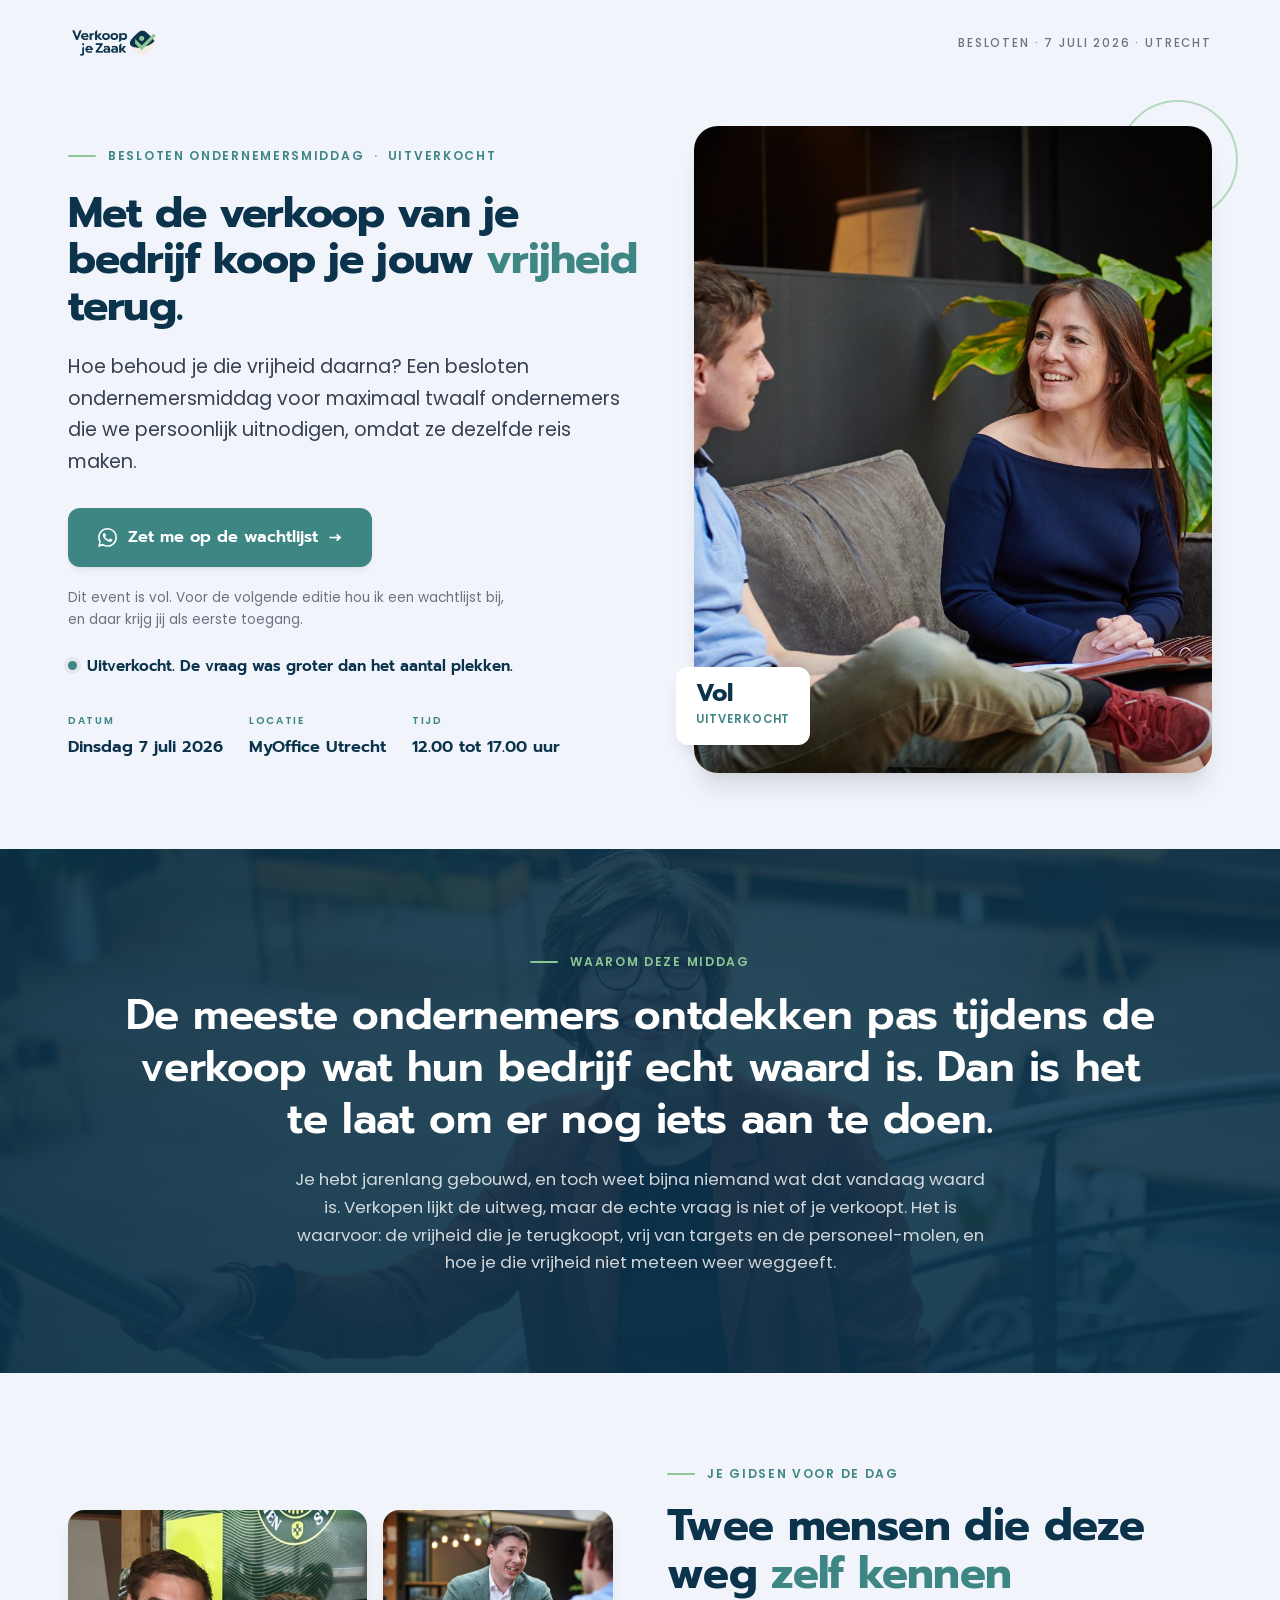
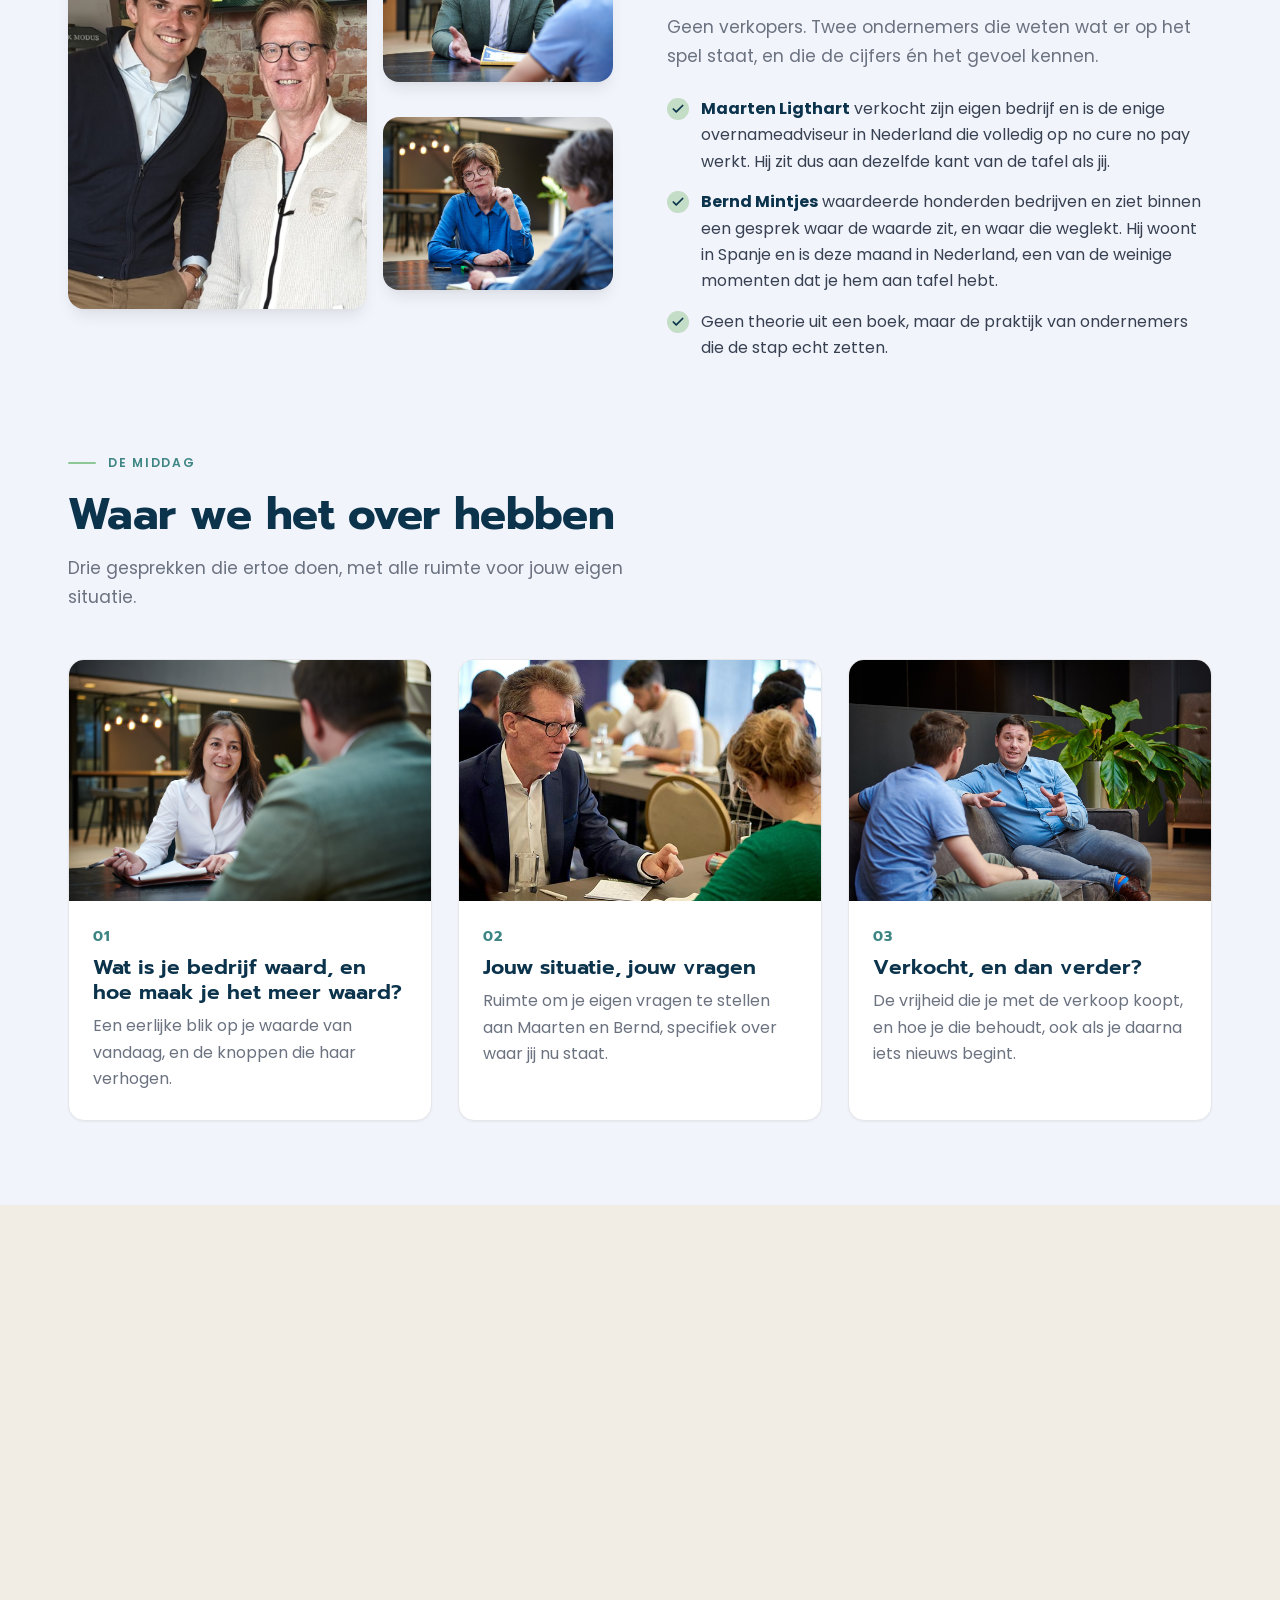
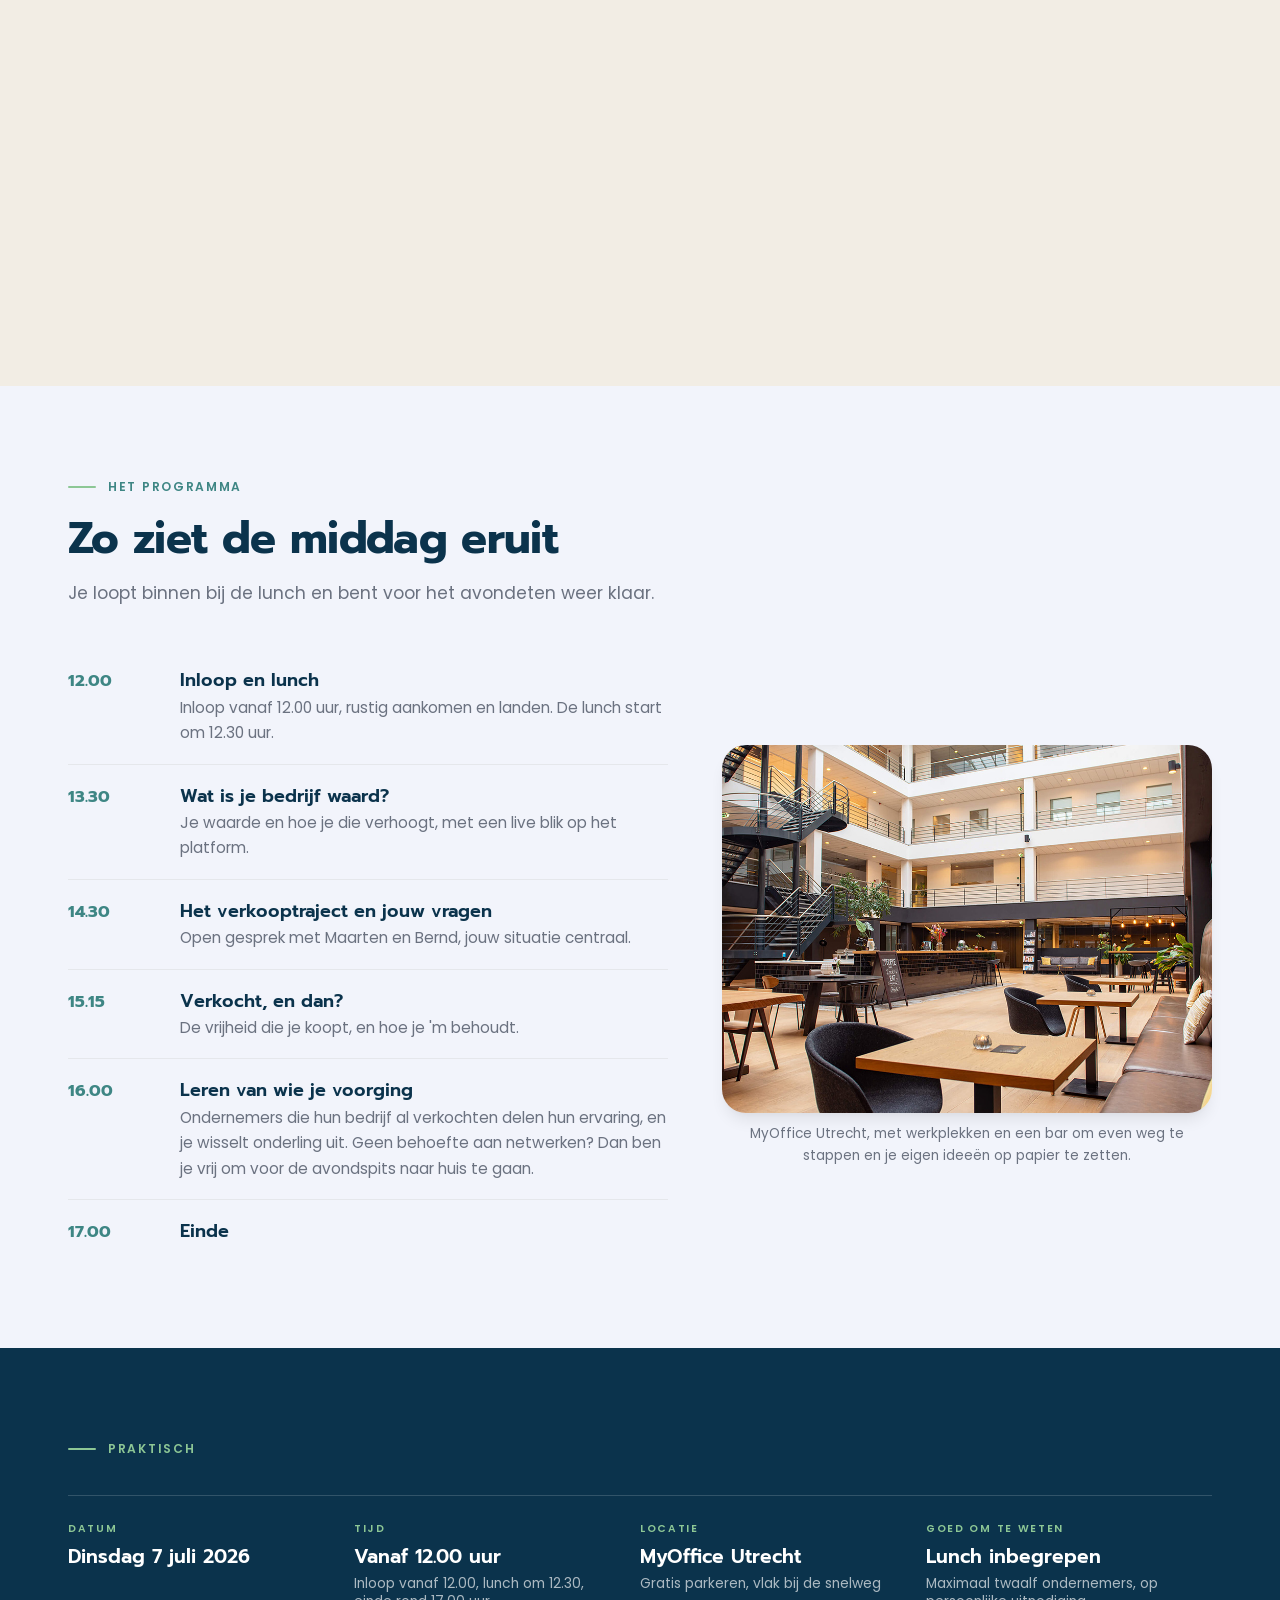
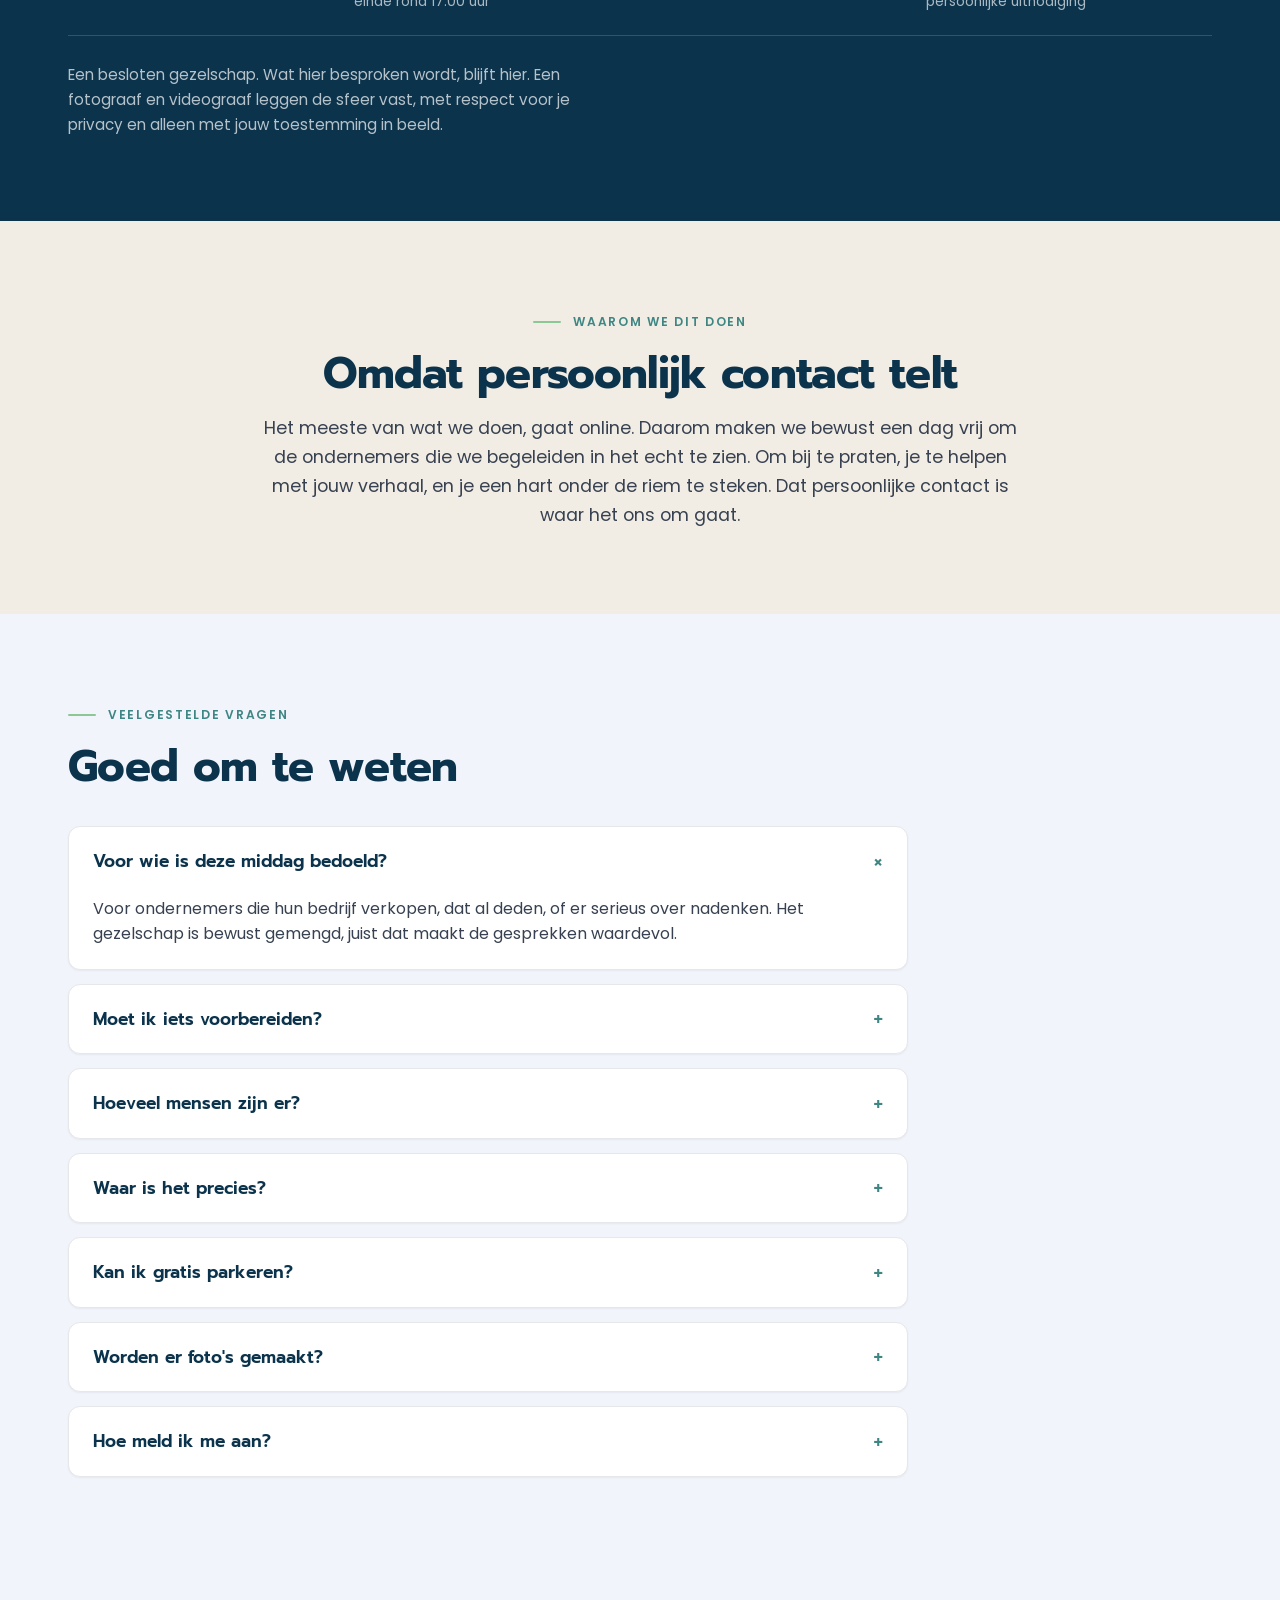
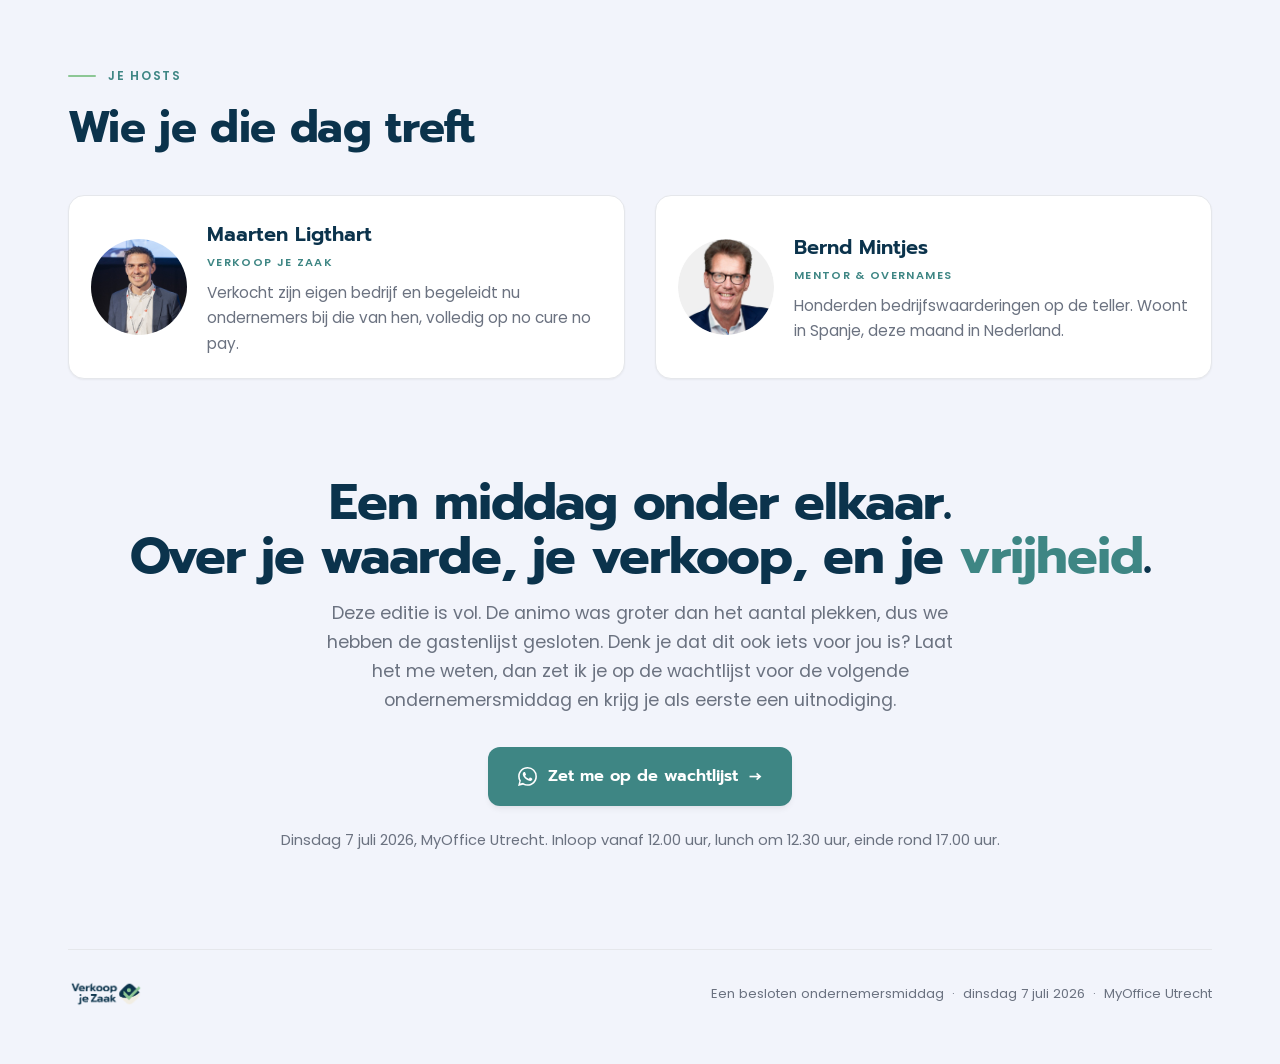
<file: index.html>
<!DOCTYPE html>
<html lang="nl">
<head>
<meta charset="UTF-8">
<meta name="viewport" content="width=device-width, initial-scale=1.0">
<title>Je koopt er je vrijheid mee terug · Besloten ondernemersmiddag 7 juli 2026</title>
<meta name="description" content="Een besloten middag voor twaalf ondernemers, op persoonlijke uitnodiging. Over wat je bedrijf waard is, hoe je die waarde verhoogt, en de vrijheid die je ermee koopt. Dinsdag 7 juli 2026, MyOffice Utrecht.">
<meta name="robots" content="noindex, nofollow">
<link rel="icon" href="assets/favicon.png">
<link rel="stylesheet" href="brand.css">
<style>
  *{box-sizing:border-box;margin:0;padding:0}
  html{scroll-behavior:smooth}
  body{background:var(--vz-bg-light);color:var(--color-text-body);font-family:var(--font-sans);line-height:var(--leading-relaxed);-webkit-font-smoothing:antialiased;overflow-x:hidden}
  .wrap{max-width:1200px;margin:0 auto;padding:0 28px}
  img{display:block;max-width:100%}
  .accent{color:var(--vz-secondary)}

  /* topbar */
  .topbar{display:flex;justify-content:space-between;align-items:center;padding:26px 0}
  .topbar img{height:34px;width:auto}
  .topbar .stamp{font-size:.72rem;letter-spacing:.16em;text-transform:uppercase;color:var(--color-text-muted);font-weight:500}

  /* buttons */
  .btn{display:inline-flex;align-items:center;gap:11px;cursor:pointer;font-family:var(--font-display);font-weight:600;font-size:1.02rem;background:var(--vz-secondary);color:#fff;text-decoration:none;padding:16px 30px;border-radius:var(--radius-lg);border:none;box-shadow:var(--shadow-md);transition:transform var(--duration-base) var(--ease-out),background var(--duration-base) var(--ease-out),box-shadow var(--duration-base) var(--ease-out)}
  .btn:hover{background:var(--vz-primary);transform:translateY(-2px);box-shadow:var(--shadow-lg)}
  .btn .wa{width:19px;height:19px;fill:currentColor}
  .btn .arrow{transition:transform var(--duration-base) var(--ease-out)}
  .btn:hover .arrow{transform:translateX(4px)}
  .eyebrow{display:inline-flex;align-items:center;gap:12px;font-size:.76rem;letter-spacing:.14em;text-transform:uppercase;color:var(--vz-secondary);font-weight:600}
  .eyebrow::before{content:"";width:28px;height:2px;background:var(--vz-accent);border-radius:2px}

  /* hero */
  .hero{display:grid;grid-template-columns:1.05fr .95fr;gap:54px;align-items:center;padding:40px 0 76px}
  .hero h1{font-family:var(--font-display);font-weight:700;font-size:clamp(1.8rem,3.3vw,2.8rem);line-height:1.1;letter-spacing:-.02em;color:var(--vz-primary);margin:24px 0 0}
  .hero .lede{font-size:clamp(1.05rem,1.5vw,1.22rem);color:var(--color-text-body);max-width:46ch;margin:22px 0 30px}
  .hero .cta-row{display:flex;align-items:center;gap:20px;flex-wrap:wrap}
  .hero .cta-note{font-size:.85rem;color:var(--color-text-muted)}
  .seats{display:inline-flex;align-items:center;gap:10px;margin-top:22px;min-height:24px;font-family:var(--font-display);font-weight:600;font-size:.95rem;color:var(--vz-primary)}
  .seats::before{content:"";width:9px;height:9px;border-radius:var(--radius-full);background:var(--vz-secondary);flex:0 0 auto;box-shadow:0 0 0 4px rgba(0,0,0,.05)}
  .seats b{color:var(--vz-secondary)}
  .hero-meta{display:flex;gap:26px;margin-top:34px;flex-wrap:wrap}
  .hero-meta .k{font-size:.64rem;letter-spacing:.16em;text-transform:uppercase;color:var(--vz-secondary);font-weight:600;margin-bottom:4px}
  .hero-meta .v{font-family:var(--font-display);font-weight:600;color:var(--vz-primary);font-size:1.02rem}
  .hero-img{position:relative}
  .hero-img img{width:100%;aspect-ratio:4/5;object-fit:cover;border-radius:var(--radius-2xl);box-shadow:var(--shadow-xl)}
  .hero-img .badge{position:absolute;left:-18px;bottom:28px;background:#fff;border-radius:var(--radius-lg);box-shadow:var(--shadow-lg);padding:14px 20px}
  .hero-img .badge b{font-family:var(--font-display);color:var(--vz-primary);font-size:1.5rem;display:block;line-height:1}
  .hero-img .badge span{font-size:.72rem;letter-spacing:.08em;text-transform:uppercase;color:var(--vz-secondary);font-weight:600}
  .hero-img .ring{position:absolute;top:-26px;right:-26px;width:120px;height:120px;border:2px solid var(--vz-accent);border-radius:var(--radius-full);opacity:.6;z-index:-1}

  /* stakes full-bleed */
  .stakes{position:relative;margin:0;padding:96px 0;color:#fff;text-align:center}
  .stakes .bg{position:absolute;inset:0;z-index:0}
  .stakes .bg img{width:100%;height:100%;object-fit:cover}
  .stakes .bg::after{content:"";position:absolute;inset:0;background:linear-gradient(180deg,rgba(11,51,76,.86),rgba(11,51,76,.92))}
  .stakes .wrap{position:relative;z-index:1}
  .stakes .big{font-family:var(--font-display);font-weight:600;font-size:clamp(1.6rem,3.4vw,2.6rem);line-height:1.25;letter-spacing:-.01em;max-width:36ch;margin:18px auto 0}
  .stakes .sub{color:rgba(255,255,255,.8);max-width:64ch;margin:20px auto 0;font-size:1.05rem}
  .stakes .eyebrow{color:var(--vz-accent);justify-content:center}
  .stakes .eyebrow::before{background:var(--vz-accent)}

  /* sections */
  .sec{padding:84px 0}
  .sec-head{max-width:60ch}
  .sec-head .eyebrow{margin-bottom:18px}
  .sec h2{font-family:var(--font-display);font-weight:700;font-size:clamp(1.9rem,3.6vw,2.7rem);line-height:1.1;letter-spacing:-.015em;color:var(--vz-primary)}
  .sec h2 em{font-style:normal;color:var(--vz-secondary)}
  .sec .intro{color:var(--color-text-muted);font-size:1.08rem;margin-top:16px;max-width:54ch}

  /* guide */
  .guide{display:grid;grid-template-columns:1fr 1fr;gap:54px;align-items:center}
  .guide .imgs{display:grid;grid-template-columns:1.3fr 1fr;grid-template-rows:auto auto;gap:16px}
  .guide .imgs img{width:100%;border-radius:var(--radius-xl);box-shadow:var(--shadow-lg);object-fit:cover}
  .guide .imgs .big{grid-row:span 2;aspect-ratio:3/4}
  .guide .imgs .small{aspect-ratio:4/3}
  .auth{list-style:none;margin:26px 0 0;display:grid;gap:14px}
  .auth li{display:flex;gap:12px;align-items:flex-start;color:var(--color-text-body)}
  .auth li::before{content:"";flex:none;width:22px;height:22px;margin-top:2px;border-radius:var(--radius-full);background:var(--vz-accent-soft);background-image:url("data:image/svg+xml,%3Csvg xmlns='http://www.w3.org/2000/svg' width='14' height='14' viewBox='0 0 24 24' fill='none' stroke='%230b334c' stroke-width='3' stroke-linecap='round' stroke-linejoin='round'%3E%3Cpath d='M20 6 9 17l-5-5'/%3E%3C/svg%3E");background-repeat:no-repeat;background-position:center}
  .auth li b{color:var(--vz-primary)}

  /* plan */
  .plan{display:grid;grid-template-columns:repeat(3,1fr);gap:26px;margin-top:48px}
  .card{background:var(--color-bg-surface);border:1px solid var(--color-border-default);border-radius:var(--radius-xl);overflow:hidden;box-shadow:var(--shadow-sm);transition:transform var(--duration-slow) var(--ease-out),box-shadow var(--duration-slow) var(--ease-out)}
  .card:hover{transform:translateY(-4px);box-shadow:var(--shadow-lg)}
  .card .ph{aspect-ratio:3/2;overflow:hidden}
  .card .ph img{width:100%;height:100%;object-fit:cover}
  .card .body{padding:24px 24px 28px}
  .card .num{font-family:var(--font-display);font-weight:700;color:var(--vz-secondary);font-size:.9rem;letter-spacing:.1em}
  .card h3{font-family:var(--font-display);font-weight:600;font-size:1.3rem;color:var(--vz-primary);margin:6px 0 8px;line-height:1.2}
  .card p{color:var(--color-text-muted);font-size:1rem}

  /* success */
  .success{background:var(--vz-bg-beige)}
  .success .grid{display:grid;grid-template-columns:1.1fr .9fr;gap:54px;align-items:center}
  .takehome{list-style:none;display:grid;gap:18px;margin:28px 0 0}
  .takehome li{display:flex;gap:14px;align-items:flex-start;font-size:1.08rem;color:var(--vz-primary)}
  .takehome li .n{flex:none;width:30px;height:30px;border-radius:var(--radius-full);background:var(--vz-secondary);color:#fff;font-family:var(--font-display);font-weight:600;display:grid;place-items:center;font-size:.9rem}
  .nopitch{margin-top:30px;background:#fff;border:1px solid var(--color-border-default);border-left:4px solid var(--vz-accent);border-radius:var(--radius-lg);padding:18px 22px;color:var(--vz-primary);font-weight:500;box-shadow:var(--shadow-sm)}
  .success img{width:100%;aspect-ratio:4/5;object-fit:cover;border-radius:var(--radius-2xl);box-shadow:var(--shadow-lg)}

  /* honest full-width band */
  .honest{background:var(--vz-bg-beige)}
  .honest .sec-head{max-width:820px;margin:0 auto;text-align:center}
  .honest .sec-head .eyebrow{justify-content:center}
  .honest .intro{max-width:760px;margin:16px auto 0;font-size:1.1rem;color:var(--color-text-body)}

  /* practical band */
  .band{background:var(--vz-primary);color:#fff}
  .band .grid{display:grid;grid-template-columns:repeat(4,1fr);gap:0;margin-top:36px;border-top:1px solid rgba(255,255,255,.16)}
  .band .grid > div{padding:24px 24px 24px 0;border-bottom:1px solid rgba(255,255,255,.16)}
  .band .eyebrow{color:var(--vz-accent)}
  .band .eyebrow::before{background:var(--vz-accent)}
  .band .k{font-size:.66rem;letter-spacing:.16em;text-transform:uppercase;color:var(--vz-accent);font-weight:600;margin-bottom:8px}
  .band .v{font-family:var(--font-display);font-weight:600;font-size:1.2rem;color:#fff;line-height:1.3}
  .band .v small{display:block;font-family:var(--font-sans);font-weight:400;font-size:.86rem;color:rgba(255,255,255,.66);margin-top:5px}
  .band .note{margin-top:26px;color:rgba(255,255,255,.7);font-size:.95rem;max-width:60ch}

  /* hosts */
  .hosts{display:grid;grid-template-columns:repeat(2,1fr);gap:30px;margin-top:44px}
  .host{display:flex;gap:20px;align-items:center;background:var(--color-bg-surface);border:1px solid var(--color-border-default);border-radius:var(--radius-xl);padding:22px;box-shadow:var(--shadow-sm)}
  .host img{flex:none;width:96px;height:96px;border-radius:var(--radius-full);object-fit:cover;object-position:center}
  .host .ini{flex:none;width:96px;height:96px;border-radius:var(--radius-full);display:grid;place-items:center;background:var(--vz-primary);color:#fff;font-family:var(--font-display);font-weight:600;font-size:1.8rem}
  .host .hn{font-family:var(--font-display);font-weight:600;font-size:1.25rem;color:var(--vz-primary)}
  .host .hr{font-size:.7rem;letter-spacing:.12em;text-transform:uppercase;color:var(--vz-secondary);font-weight:600;margin:2px 0 8px}
  .host p{font-size:.96rem;color:var(--color-text-muted)}

  /* closing */
  .closing{text-align:center;padding:96px 0}
  .closing h2{font-family:var(--font-display);font-weight:700;font-size:clamp(2rem,4.6vw,3.2rem);line-height:1.06;letter-spacing:-.02em;color:var(--vz-primary)}
  .closing h2 em{font-style:normal;color:var(--vz-secondary)}
  .closing p{color:var(--color-text-muted);font-size:1.1rem;margin:16px auto 32px;max-width:58ch}
  .closing .note{margin-top:22px;font-size:.92rem;color:var(--color-text-muted)}

  footer{border-top:1px solid var(--color-border-default);padding:30px 0 56px;display:flex;justify-content:space-between;align-items:center;flex-wrap:wrap;gap:14px}
  footer img{height:28px;width:auto}
  footer span{font-size:.82rem;color:var(--color-text-muted)}

  /* programma + faq */
  .prog-grid{display:grid;grid-template-columns:1.1fr .9fr;gap:54px;align-items:center;margin-top:42px}
  .prog-grid figure{margin:0}
  .prog-grid img{width:100%;border-radius:var(--radius-2xl);box-shadow:var(--shadow-lg)}
  .prog-grid figcaption{font-size:.85rem;color:var(--color-text-muted);margin-top:10px;text-align:center}
  .tl{display:grid;grid-template-columns:90px 1fr;gap:22px;padding:18px 0;border-bottom:1px solid var(--color-border-default);align-items:baseline}
  .tl:last-child{border-bottom:none}
  .tl .t{font-family:var(--font-display);font-weight:700;color:var(--vz-secondary);font-variant-numeric:tabular-nums;font-size:1.05rem}
  .tl h4{font-family:var(--font-display);font-weight:600;color:var(--vz-primary);font-size:1.12rem;line-height:1.2}
  .tl p{color:var(--color-text-muted);font-size:.96rem;margin-top:3px}
  .faq{max-width:840px;margin-top:36px}
  .faq details{border:1px solid var(--color-border-default);border-radius:var(--radius-lg);background:var(--color-bg-surface);margin-bottom:14px;box-shadow:var(--shadow-sm)}
  .faq summary{list-style:none;cursor:pointer;padding:20px 24px;font-family:var(--font-display);font-weight:600;color:var(--vz-primary);font-size:1.08rem;display:flex;justify-content:space-between;align-items:center;gap:16px}
  .faq summary::-webkit-details-marker{display:none}
  .faq summary::after{content:"+";font-size:1.6rem;line-height:1;color:var(--vz-secondary);font-weight:400;transition:transform var(--duration-base) var(--ease-out)}
  .faq details[open] summary::after{transform:rotate(45deg)}
  .faq .a{padding:0 24px 22px;color:var(--color-text-body);line-height:1.6}
  .faq .a a{color:var(--vz-secondary);font-weight:600}
  @media(max-width:860px){.prog-grid{grid-template-columns:1fr;gap:28px}.tl{grid-template-columns:70px 1fr;gap:14px}}

  html.js .reveal{opacity:0;transform:translateY(20px)}
  html.js .reveal.in{opacity:1;transform:none;transition:opacity .8s var(--ease-out),transform .8s var(--ease-out)}

  @media(max-width:860px){
    .hero{grid-template-columns:1fr;gap:36px}
    .hero-img{order:-1}
    .hero-img img{aspect-ratio:3/2}
    .guide{grid-template-columns:1fr;gap:30px}
    .success .grid{grid-template-columns:1fr;gap:30px}
    .plan{grid-template-columns:1fr}
    .band .grid{grid-template-columns:1fr}
    .band .grid > div{padding:20px 0}
    .hosts{grid-template-columns:1fr}
    .sec{padding:60px 0}
    .stakes{padding:72px 0}
  }
  @media(prefers-reduced-motion:reduce){*{animation:none!important;transition:none!important}html.js .reveal{opacity:1;transform:none}}
</style>
</head>
<body>

<div class="wrap">
  <div class="topbar">
    <img src="assets/logo-primary.png" alt="Verkoop je Zaak">
    <div class="stamp">Besloten · 7 juli 2026 · Utrecht</div>
  </div>

  <header class="hero">
    <div>
      <div class="eyebrow reveal">Besloten ondernemersmiddag &nbsp;·&nbsp; uitverkocht</div>
      <h1 class="reveal">Met de verkoop van je bedrijf koop je jouw <span class="accent">vrijheid</span> terug.</h1>
      <p class="lede reveal">Hoe behoud je die vrijheid daarna? Een besloten ondernemersmiddag voor maximaal twaalf ondernemers die we persoonlijk uitnodigen, omdat ze dezelfde reis maken.</p>
      <div class="cta-row reveal">
        <a class="btn" href="https://wa.me/31646016688?text=Hoi%20Maarten%2C%20ik%20heb%20interesse%20in%20een%20volgende%20ondernemersmiddag.%20Wil%20je%20me%20op%20de%20wachtlijst%20zetten%3F" target="_blank" rel="noopener">
          <svg class="wa" viewBox="0 0 24 24" aria-hidden="true"><path d="M.057 24l1.687-6.163a11.867 11.867 0 01-1.587-5.945C.16 5.335 5.495 0 12.05 0a11.82 11.82 0 018.413 3.488 11.82 11.82 0 013.48 8.414c-.003 6.557-5.338 11.892-11.893 11.892a11.9 11.9 0 01-5.688-1.448L.057 24zm6.597-3.807c1.676.995 3.276 1.591 5.392 1.592 5.448 0 9.886-4.434 9.889-9.885.002-5.462-4.415-9.89-9.881-9.892-5.452 0-9.887 4.434-9.889 9.884a9.86 9.86 0 001.51 5.26l-.999 3.648 3.748-.748zm11.387-5.464c-.074-.124-.272-.198-.57-.347-.297-.149-1.758-.868-2.031-.967-.272-.099-.47-.149-.669.149-.198.297-.768.967-.941 1.165-.173.198-.347.223-.644.074-.297-.149-1.255-.462-2.39-1.475-.883-.788-1.48-1.761-1.653-2.059-.173-.297-.018-.458.13-.606.134-.133.297-.347.446-.521.151-.172.2-.296.3-.495.099-.198.05-.372-.025-.521-.075-.148-.669-1.611-.916-2.206-.242-.579-.487-.501-.669-.51l-.57-.01c-.198 0-.52.074-.792.372-.272.297-1.04 1.016-1.04 2.479 0 1.462 1.065 2.875 1.213 3.074.149.198 2.096 3.2 5.077 4.487.709.306 1.263.489 1.694.626.712.226 1.36.194 1.872.118.571-.085 1.758-.719 2.006-1.413.248-.695.248-1.29.173-1.414z"/></svg>
          Zet me op de wachtlijst <span class="arrow">&rarr;</span>
        </a>
        <span class="cta-note">Dit event is vol. Voor de volgende editie hou ik een wachtlijst bij,<br>en daar krijg jij als eerste toegang.</span>
      </div>
      <div class="seats reveal" id="seats" aria-live="polite">Uitverkocht. De vraag was groter dan het aantal plekken.</div>
      <div class="hero-meta reveal">
        <div><div class="k">Datum</div><div class="v">Dinsdag 7 juli 2026</div></div>
        <div><div class="k">Locatie</div><div class="v">MyOffice Utrecht</div></div>
        <div><div class="k">Tijd</div><div class="v">12.00 tot 17.00 uur</div></div>
      </div>
    </div>
    <div class="hero-img reveal">
      <span class="ring"></span>
      <img src="img/gesprek-1.jpg" alt="Ondernemers in gesprek op de locatie in Utrecht">
      <div class="badge"><b>Vol</b><span>uitverkocht</span></div>
    </div>
  </header>
</div>

<section class="stakes">
  <div class="bg"><img src="img/locatie.jpg" alt=""></div>
  <div class="wrap">
    <div class="eyebrow reveal">Waarom deze middag</div>
    <p class="big reveal">De meeste ondernemers ontdekken pas tijdens de verkoop wat hun bedrijf echt waard is. Dan is het te laat om er nog iets aan te doen.</p>
    <p class="sub reveal">Je hebt jarenlang gebouwd, en toch weet bijna niemand wat dat vandaag waard is. Verkopen lijkt de uitweg, maar de echte vraag is niet of je verkoopt. Het is waarvoor: de vrijheid die je terugkoopt, vrij van targets en de personeel-molen, en hoe je die vrijheid niet meteen weer weggeeft.</p>
  </div>
</section>

<section class="sec">
  <div class="wrap">
    <div class="guide">
      <div class="imgs reveal">
        <img class="big" src="img/duo.jpg" alt="Maarten Ligthart en Bernd Mintjes">
        <img class="small" src="img/gesprek-3.jpg" alt="Ondernemer in gesprek op de locatie">
        <img class="small" src="img/gesprek-2.jpg" alt="Adviesgesprek op de locatie">
      </div>
      <div class="reveal">
        <div class="eyebrow" style="margin-bottom:18px">Je gidsen voor de dag</div>
        <h2>Twee mensen die deze weg <em>zelf kennen</em></h2>
        <p class="intro">Geen verkopers. Twee ondernemers die weten wat er op het spel staat, en die de cijfers én het gevoel kennen.</p>
        <ul class="auth">
          <li><span><b>Maarten Ligthart</b> verkocht zijn eigen bedrijf en is de enige overnameadviseur in Nederland die volledig op no cure no pay werkt. Hij zit dus aan dezelfde kant van de tafel als jij.</span></li>
          <li><span><b>Bernd Mintjes</b> waardeerde honderden bedrijven en ziet binnen een gesprek waar de waarde zit, en waar die weglekt. Hij woont in Spanje en is deze maand in Nederland, een van de weinige momenten dat je hem aan tafel hebt.</span></li>
          <li><span>Geen theorie uit een boek, maar de praktijk van ondernemers die de stap echt zetten.</span></li>
        </ul>
      </div>
    </div>
  </div>
</section>

<section class="sec" style="padding-top:0">
  <div class="wrap">
    <div class="sec-head reveal">
      <div class="eyebrow">De middag</div>
      <h2>Waar we het over hebben</h2>
      <p class="intro">Drie gesprekken die ertoe doen, met alle ruimte voor jouw eigen situatie.</p>
    </div>
    <div class="plan">
      <div class="card reveal">
        <div class="ph"><img src="img/shoot-utrecht-982.jpg" alt="Ondernemer in gesprek over de waarde van zijn bedrijf"></div>
        <div class="body">
          <div class="num">01</div>
          <h3>Wat is je bedrijf waard, en hoe maak je het meer waard?</h3>
          <p>Een eerlijke blik op je waarde van vandaag, en de knoppen die haar verhogen.</p>
        </div>
      </div>
      <div class="card reveal">
        <div class="ph"><img src="img/situatie-vragen.jpg" alt="Ondernemer in gesprek over zijn eigen situatie"></div>
        <div class="body">
          <div class="num">02</div>
          <h3>Jouw situatie, jouw vragen</h3>
          <p>Ruimte om je eigen vragen te stellen aan Maarten en Bernd, specifiek over waar jij nu staat.</p>
        </div>
      </div>
      <div class="card reveal">
        <div class="ph"><img src="img/gesprek-4.jpg" alt="Ondernemers wisselen ervaringen uit"></div>
        <div class="body">
          <div class="num">03</div>
          <h3>Verkocht, en dan verder?</h3>
          <p>De vrijheid die je met de verkoop koopt, en hoe je die behoudt, ook als je daarna iets nieuws begint.</p>
        </div>
      </div>
    </div>
  </div>
</section>

<section class="sec success">
  <div class="wrap">
    <div class="grid">
      <div class="reveal">
        <div class="eyebrow" style="margin-bottom:18px">Persoonlijke aandacht</div>
        <h2>Waar je ook staat, we helpen je <em>persoonlijk</em> verder</h2>
        <p class="intro">Een middag met gerichte aandacht voor jouw situatie, waar je ook staat in de reis naar de verkoop van je bedrijf.</p>
        <ul class="takehome">
          <li><span class="n">1</span><span>We helpen je je bedrijf waardevoller en beter verkoopbaar te maken, zodat het straks meer oplevert.</span></li>
          <li><span class="n">2</span><span>Met die verkoop koop je je vrijheid terug, en we laten je zien hoe je die daarna behoudt.</span></li>
          <li><span class="n">3</span><span>Je spart met ondernemers die hun bedrijf al verkochten, over wat hen verraste en wat ze anders zouden doen.</span></li>
          <li><span class="n">4</span><span>Ben je al verkocht? Dan denken we met je mee hoe je vrij blijft, ook als je iets nieuws begint.</span></li>
        </ul>
      </div>
      <div class="reveal">
        <img src="img/gesprek-4.jpg" alt="Ondernemers wisselen ervaringen uit">
      </div>
    </div>
  </div>
</section>

<section class="sec programma">
  <div class="wrap">
    <div class="sec-head reveal">
      <div class="eyebrow">Het programma</div>
      <h2>Zo ziet de middag eruit</h2>
      <p class="intro">Je loopt binnen bij de lunch en bent voor het avondeten weer klaar.</p>
    </div>
    <div class="prog-grid">
      <div class="timeline reveal">
        <div class="tl"><div class="t">12.00</div><div><h4>Inloop en lunch</h4><p>Inloop vanaf 12.00 uur, rustig aankomen en landen. De lunch start om 12.30 uur.</p></div></div>
        <div class="tl"><div class="t">13.30</div><div><h4>Wat is je bedrijf waard?</h4><p>Je waarde en hoe je die verhoogt, met een live blik op het platform.</p></div></div>
        <div class="tl"><div class="t">14.30</div><div><h4>Het verkooptraject en jouw vragen</h4><p>Open gesprek met Maarten en Bernd, jouw situatie centraal.</p></div></div>
        <div class="tl"><div class="t">15.15</div><div><h4>Verkocht, en dan?</h4><p>De vrijheid die je koopt, en hoe je 'm behoudt.</p></div></div>
        <div class="tl"><div class="t">16.00</div><div><h4>Leren van wie je voorging</h4><p>Ondernemers die hun bedrijf al verkochten delen hun ervaring, en je wisselt onderling uit. Geen behoefte aan netwerken? Dan ben je vrij om voor de avondspits naar huis te gaan.</p></div></div>
        <div class="tl"><div class="t">17.00</div><div><h4>Einde</h4></div></div>
      </div>
      <figure class="reveal">
        <img src="img/myoffice-utrecht.jpg" alt="MyOffice Utrecht, met werkplekken en een bar">
        <figcaption>MyOffice Utrecht, met werkplekken en een bar om even weg te stappen en je eigen ideeën op papier te zetten.</figcaption>
      </figure>
    </div>
  </div>
</section>

<section class="sec band">
  <div class="wrap">
    <div class="eyebrow reveal">Praktisch</div>
    <div class="grid">
      <div class="reveal"><div class="k">Datum</div><div class="v">Dinsdag 7 juli 2026</div></div>
      <div class="reveal"><div class="k">Tijd</div><div class="v">Vanaf 12.00 uur<small>Inloop vanaf 12.00, lunch om 12.30, einde rond 17.00 uur</small></div></div>
      <div class="reveal"><div class="k">Locatie</div><div class="v">MyOffice Utrecht<small>Gratis parkeren, vlak bij de snelweg</small></div></div>
      <div class="reveal"><div class="k">Goed om te weten</div><div class="v">Lunch inbegrepen<small>Maximaal twaalf ondernemers, op persoonlijke uitnodiging</small></div></div>
    </div>
    <p class="note reveal">Een besloten gezelschap. Wat hier besproken wordt, blijft hier. Een fotograaf en videograaf leggen de sfeer vast, met respect voor je privacy en alleen met jouw toestemming in beeld.</p>
  </div>
</section>

<section class="sec honest">
  <div class="wrap">
    <div class="sec-head reveal">
      <div class="eyebrow">Waarom we dit doen</div>
      <h2>Omdat persoonlijk contact telt</h2>
      <p class="intro">Het meeste van wat we doen, gaat online. Daarom maken we bewust een dag vrij om de ondernemers die we begeleiden in het echt te zien. Om bij te praten, je te helpen met jouw verhaal, en je een hart onder de riem te steken. Dat persoonlijke contact is waar het ons om gaat.</p>
    </div>
  </div>
</section>

<section class="sec">
  <div class="wrap">
    <div class="sec-head reveal">
      <div class="eyebrow">Veelgestelde vragen</div>
      <h2>Goed om te weten</h2>
    </div>
    <div class="faq reveal">
      <details open>
        <summary>Voor wie is deze middag bedoeld?</summary>
        <div class="a">Voor ondernemers die hun bedrijf verkopen, dat al deden, of er serieus over nadenken. Het gezelschap is bewust gemengd, juist dat maakt de gesprekken waardevol.</div>
      </details>
      <details>
        <summary>Moet ik iets voorbereiden?</summary>
        <div class="a">Nee. Kom zoals je bent. Heb je vragen over je eigen situatie, neem ze mee, daar is alle ruimte voor.</div>
      </details>
      <details>
        <summary>Hoeveel mensen zijn er?</summary>
        <div class="a">Maximaal twaalf, bewust klein gehouden zodat er echte gesprekken ontstaan en iedereen aan bod komt.</div>
      </details>
      <details>
        <summary>Waar is het precies?</summary>
        <div class="a">MyOffice Utrecht, Computerweg 22-24, 3542 DR Utrecht (bedrijventerrein Lage Weide). <a href="https://www.google.com/maps/search/?api=1&amp;query=MyOffice%20Computerweg%2022-24%20Utrecht" target="_blank" rel="noopener">Bekijk op de kaart</a>.</div>
      </details>
      <details>
        <summary>Kan ik gratis parkeren?</summary>
        <div class="a">Ja. Er is een eigen parkeerterrein en je parkeert gratis voor de deur. De locatie ligt vlak bij de afritten van de A2 en A27.</div>
      </details>
      <details>
        <summary>Worden er foto's gemaakt?</summary>
        <div class="a">Er zijn een fotograaf en videograaf aanwezig. Je komt alleen in beeld als je daar toestemming voor geeft, dat vragen we ter plekke.</div>
      </details>
      <details>
        <summary>Hoe meld ik me aan?</summary>
        <div class="a">Stuur een bericht via WhatsApp, het liefst voor zaterdag 6 juni. Eén regel is genoeg.</div>
      </details>
    </div>
  </div>
</section>

<section class="sec" style="padding-bottom:0">
  <div class="wrap">
    <div class="sec-head reveal">
      <div class="eyebrow">Je hosts</div>
      <h2>Wie je die dag treft</h2>
    </div>
    <div class="hosts">
      <div class="host reveal">
        <img src="img/portret-maarten.jpg" alt="Maarten Ligthart">
        <div>
          <div class="hn">Maarten Ligthart</div>
          <div class="hr">Verkoop je Zaak</div>
          <p>Verkocht zijn eigen bedrijf en begeleidt nu ondernemers bij die van hen, volledig op no cure no pay.</p>
        </div>
      </div>
      <div class="host reveal">
        <img src="img/portret-bernd.jpg" alt="Bernd Mintjes">
        <div>
          <div class="hn">Bernd Mintjes</div>
          <div class="hr">Mentor &amp; overnames</div>
          <p>Honderden bedrijfswaarderingen op de teller. Woont in Spanje, deze maand in Nederland.</p>
        </div>
      </div>
    </div>
  </div>
</section>

<section class="closing">
  <div class="wrap">
    <h2 class="reveal">Een middag onder elkaar.<br>Over je waarde, je verkoop, en je <em>vrijheid</em>.</h2>
    <p class="reveal">Deze editie is vol. De animo was groter dan het aantal plekken, dus we hebben de gastenlijst gesloten. Denk je dat dit ook iets voor jou is? Laat het me weten, dan zet ik je op de wachtlijst voor de volgende ondernemersmiddag en krijg je als eerste een uitnodiging.</p>
    <a class="btn reveal" href="https://wa.me/31646016688?text=Hoi%20Maarten%2C%20ik%20heb%20interesse%20in%20een%20volgende%20ondernemersmiddag.%20Wil%20je%20me%20op%20de%20wachtlijst%20zetten%3F" target="_blank" rel="noopener">
      <svg class="wa" viewBox="0 0 24 24" aria-hidden="true"><path d="M.057 24l1.687-6.163a11.867 11.867 0 01-1.587-5.945C.16 5.335 5.495 0 12.05 0a11.82 11.82 0 018.413 3.488 11.82 11.82 0 013.48 8.414c-.003 6.557-5.338 11.892-11.893 11.892a11.9 11.9 0 01-5.688-1.448L.057 24zm6.597-3.807c1.676.995 3.276 1.591 5.392 1.592 5.448 0 9.886-4.434 9.889-9.885.002-5.462-4.415-9.89-9.881-9.892-5.452 0-9.887 4.434-9.889 9.884a9.86 9.86 0 001.51 5.26l-.999 3.648 3.748-.748zm11.387-5.464c-.074-.124-.272-.198-.57-.347-.297-.149-1.758-.868-2.031-.967-.272-.099-.47-.149-.669.149-.198.297-.768.967-.941 1.165-.173.198-.347.223-.644.074-.297-.149-1.255-.462-2.39-1.475-.883-.788-1.48-1.761-1.653-2.059-.173-.297-.018-.458.13-.606.134-.133.297-.347.446-.521.151-.172.2-.296.3-.495.099-.198.05-.372-.025-.521-.075-.148-.669-1.611-.916-2.206-.242-.579-.487-.501-.669-.51l-.57-.01c-.198 0-.52.074-.792.372-.272.297-1.04 1.016-1.04 2.479 0 1.462 1.065 2.875 1.213 3.074.149.198 2.096 3.2 5.077 4.487.709.306 1.263.489 1.694.626.712.226 1.36.194 1.872.118.571-.085 1.758-.719 2.006-1.413.248-.695.248-1.29.173-1.414z"/></svg>
      Zet me op de wachtlijst <span class="arrow">&rarr;</span>
    </a>
    <div class="note reveal">Dinsdag 7 juli 2026, MyOffice Utrecht. Inloop vanaf 12.00 uur, lunch om 12.30 uur, einde rond 17.00 uur.</div>
  </div>
</section>

<div class="wrap">
  <footer>
    <img src="assets/logo-primary.png" alt="Verkoop je Zaak">
    <span>Een besloten ondernemersmiddag &nbsp;·&nbsp; dinsdag 7 juli 2026 &nbsp;·&nbsp; MyOffice Utrecht</span>
  </footer>
</div>

<script>
  document.documentElement.classList.add('js');
  const io=new IntersectionObserver((es)=>{es.forEach(e=>{if(e.isIntersecting){e.target.classList.add('in');io.unobserve(e.target);}})},{threshold:.12,rootMargin:'0px 0px -6% 0px'});
  document.querySelectorAll('.reveal').forEach(el=>io.observe(el));

  // Live teller beschikbare plekken, gevoed door plekken.json op dezelfde origin.
  (function(){
    var el=document.getElementById('seats');
    if(!el)return;
    fetch('plekken.json?v='+Date.now(),{cache:'no-store'})
      .then(function(r){if(!r.ok)throw new Error('http '+r.status);return r.json();})
      .then(function(d){
        var n=d&&d.plekken_open;
        if(typeof n!=='number'||n<0||!isFinite(n))return; // ongeldig: laat fallback-tekst staan
        if(n===0){el.textContent='Uitverkocht. De vraag was groter dan het aantal plekken.';return;}
        el.textContent='';
        el.appendChild(document.createTextNode('Nog '));
        var b=document.createElement('b'); b.textContent=String(n); el.appendChild(b);
        el.appendChild(document.createTextNode(' '+(n===1?'plek':'plekken')+' beschikbaar'));
      })
      .catch(function(){ /* fetch mislukt: fallback-tekst blijft staan */ });
  })();
</script>


</body>
</html>
</file>
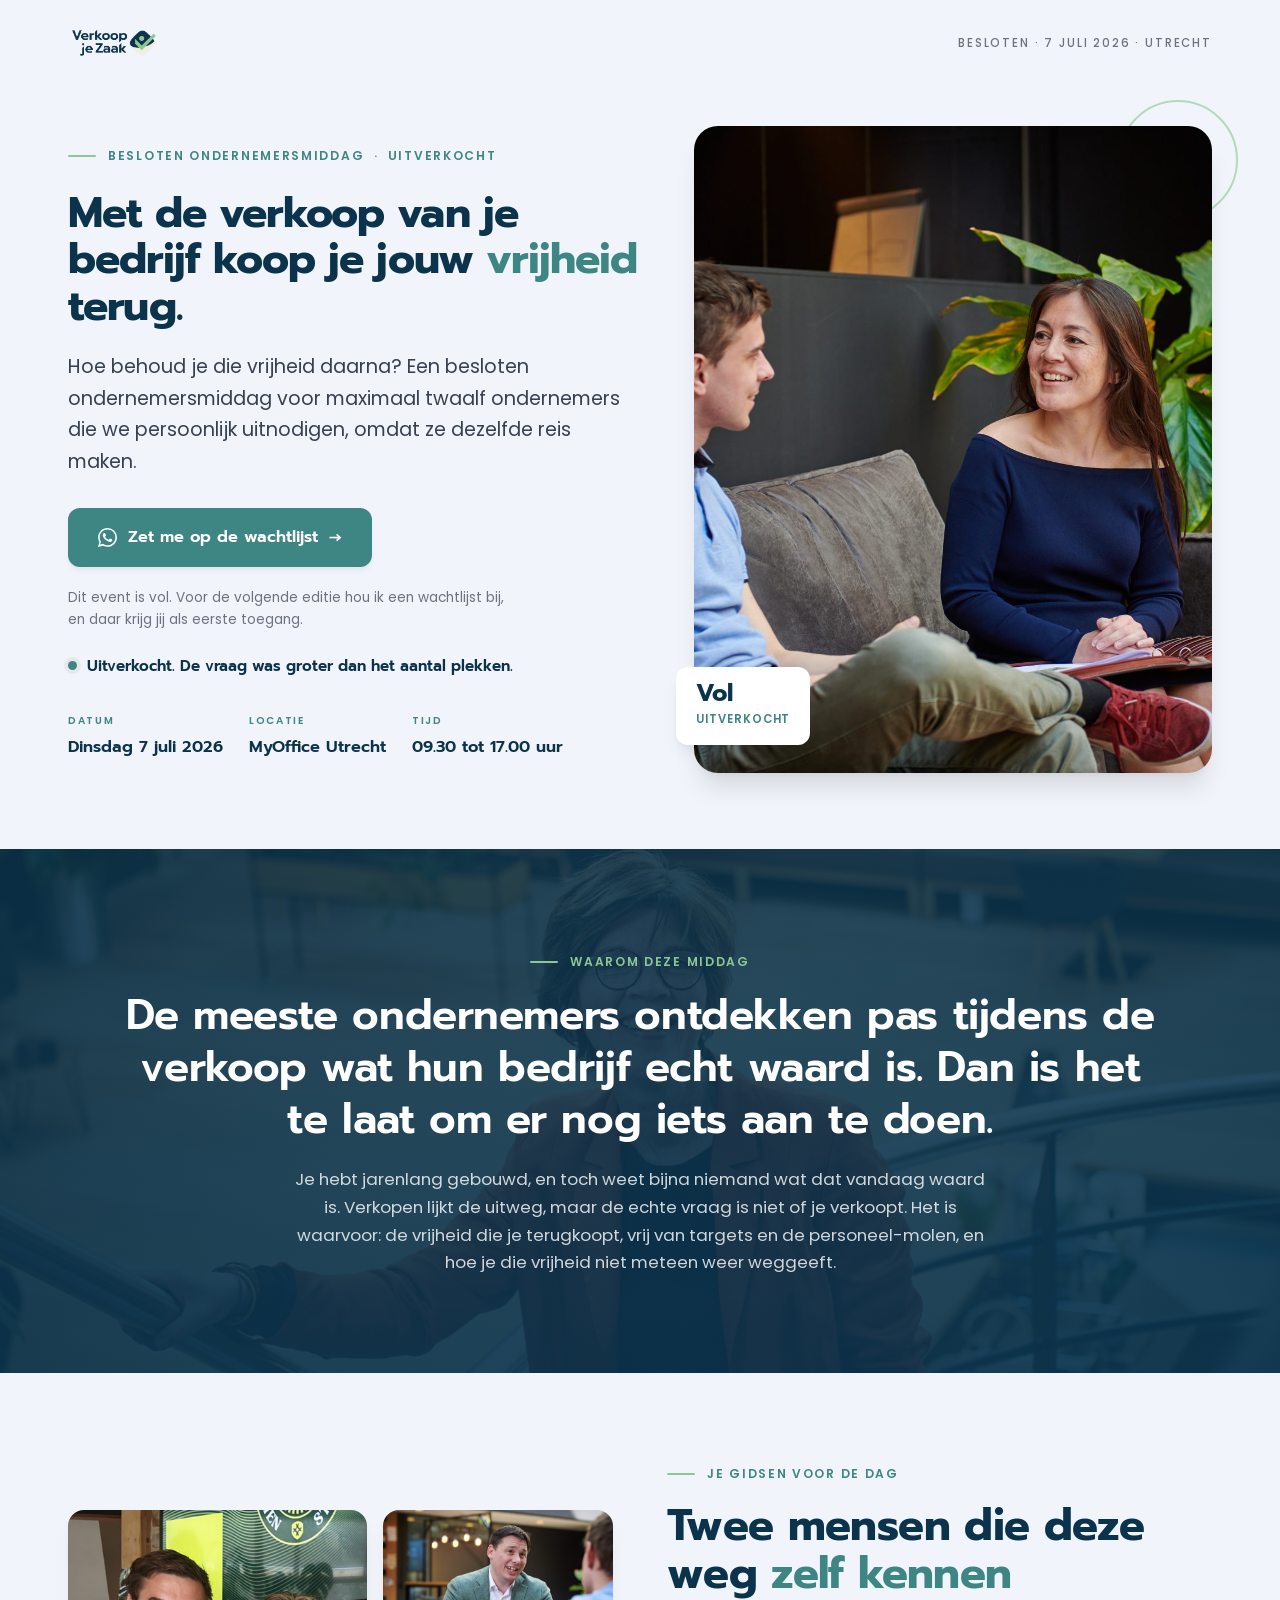
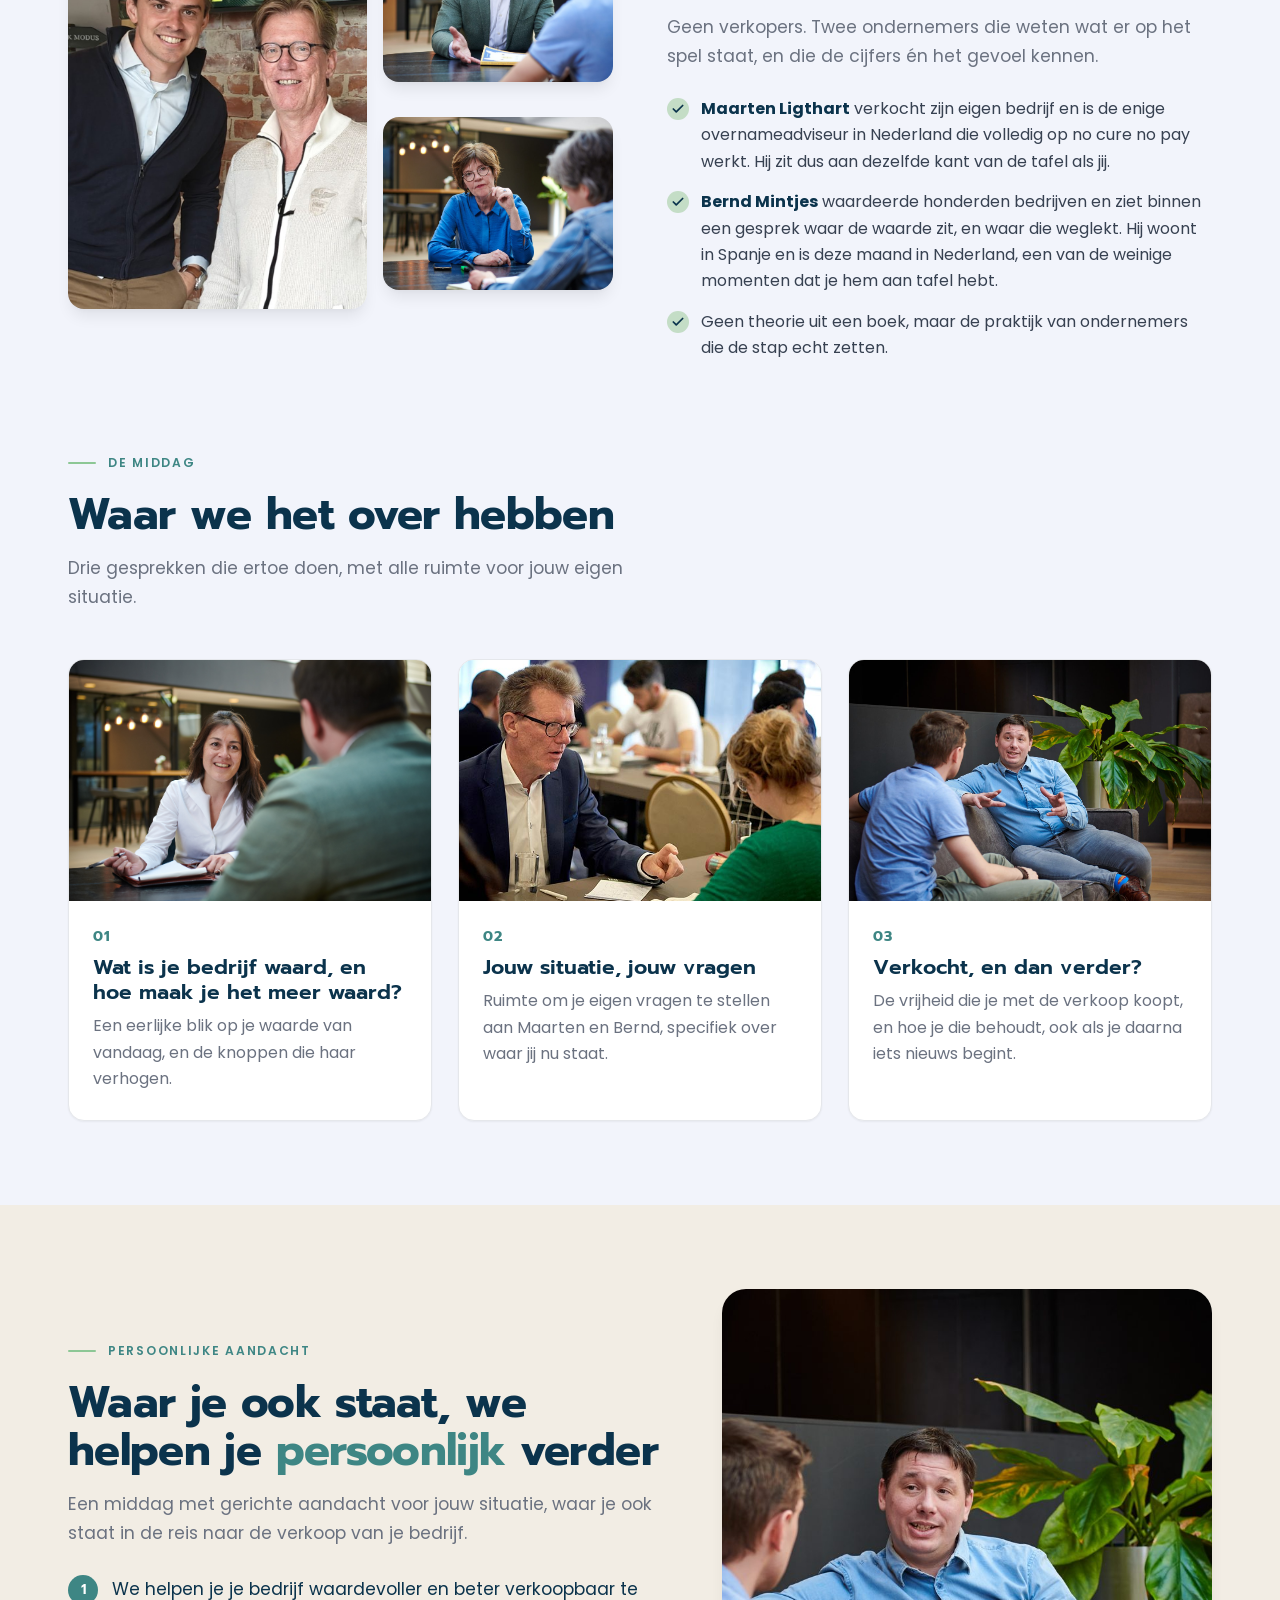
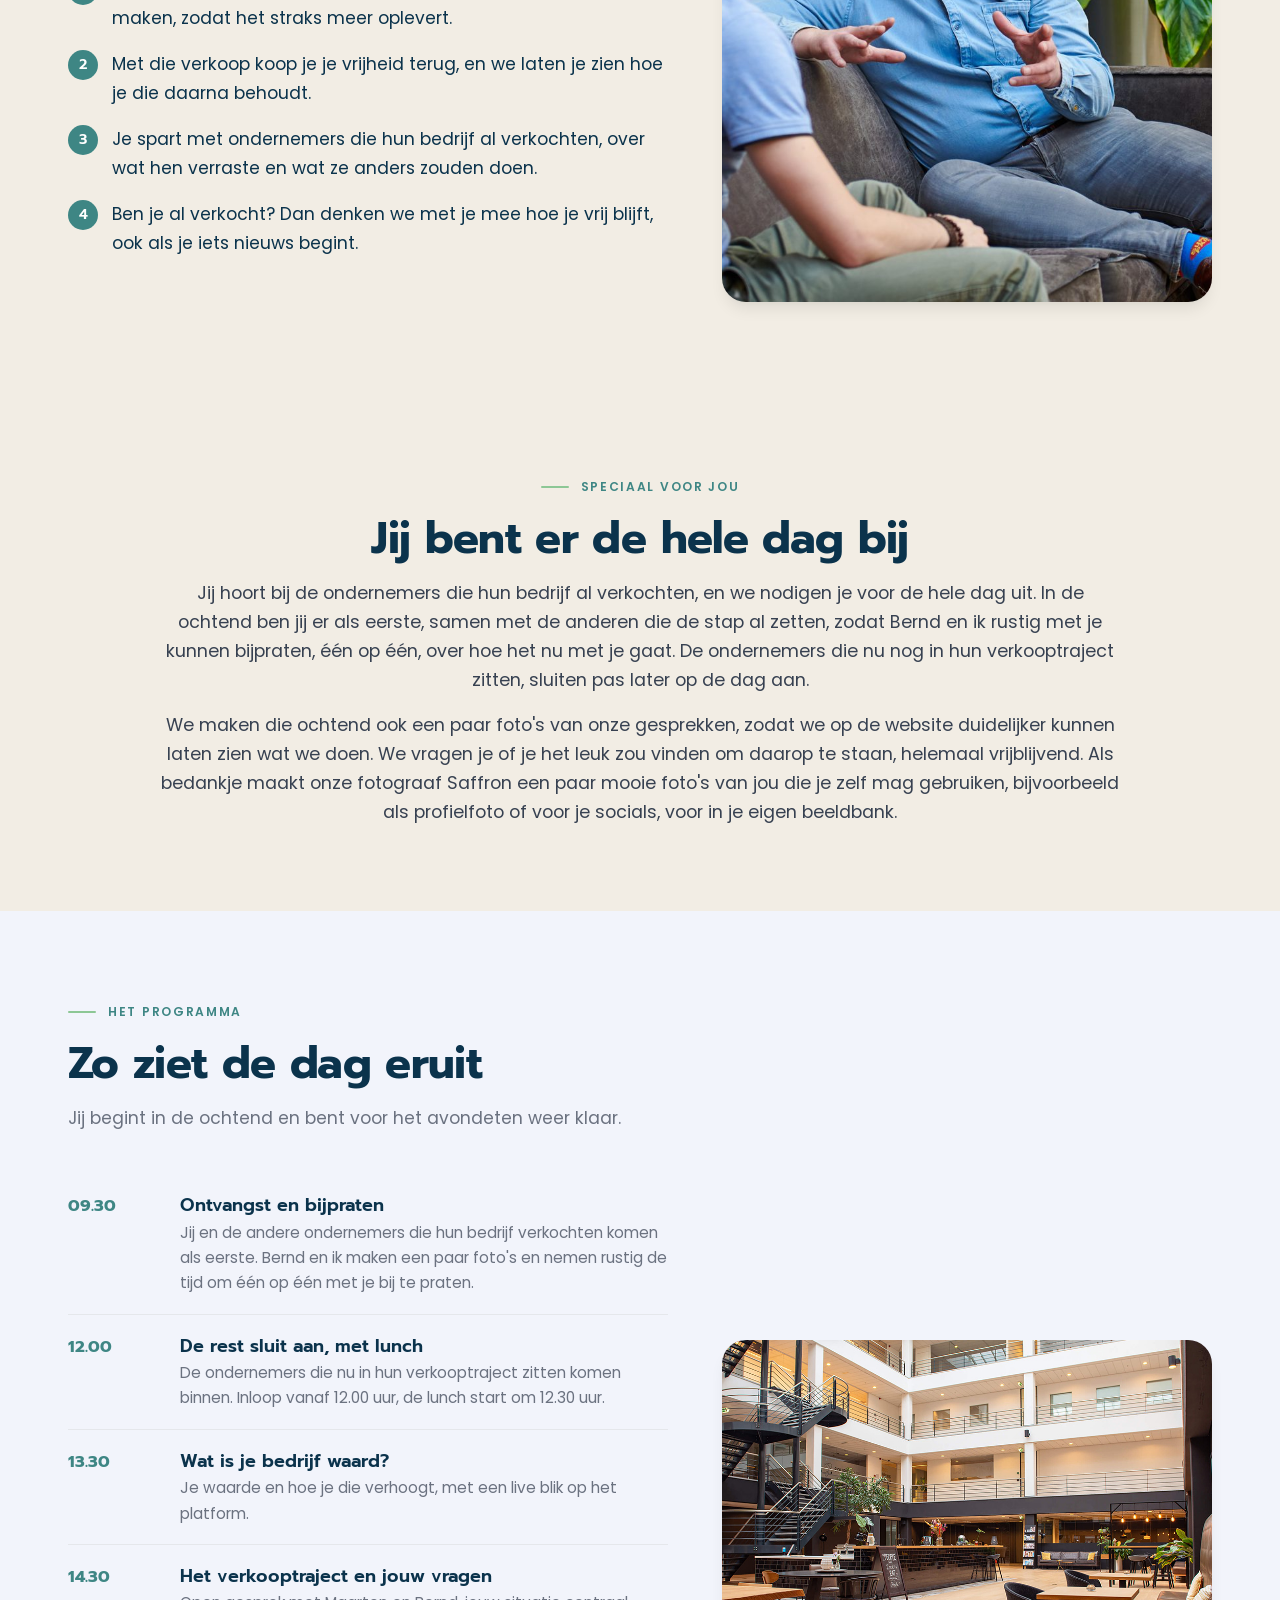
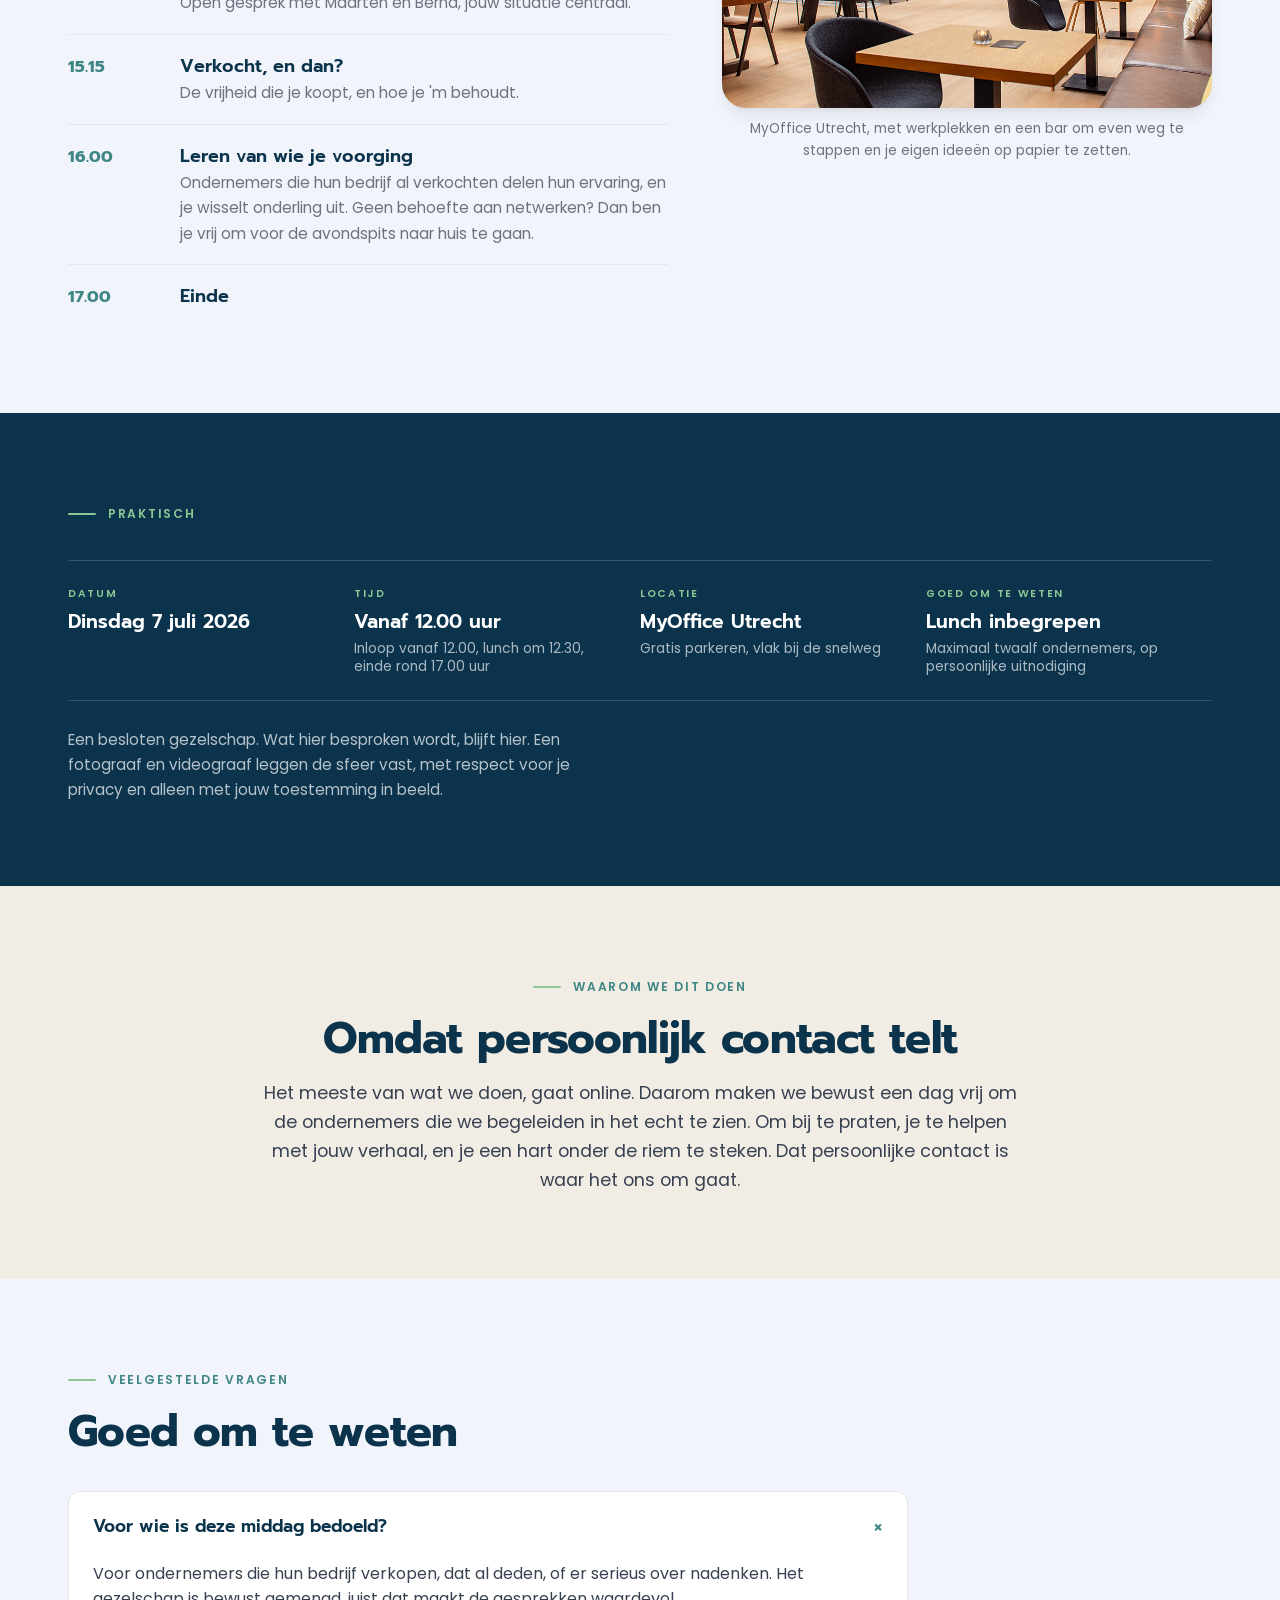
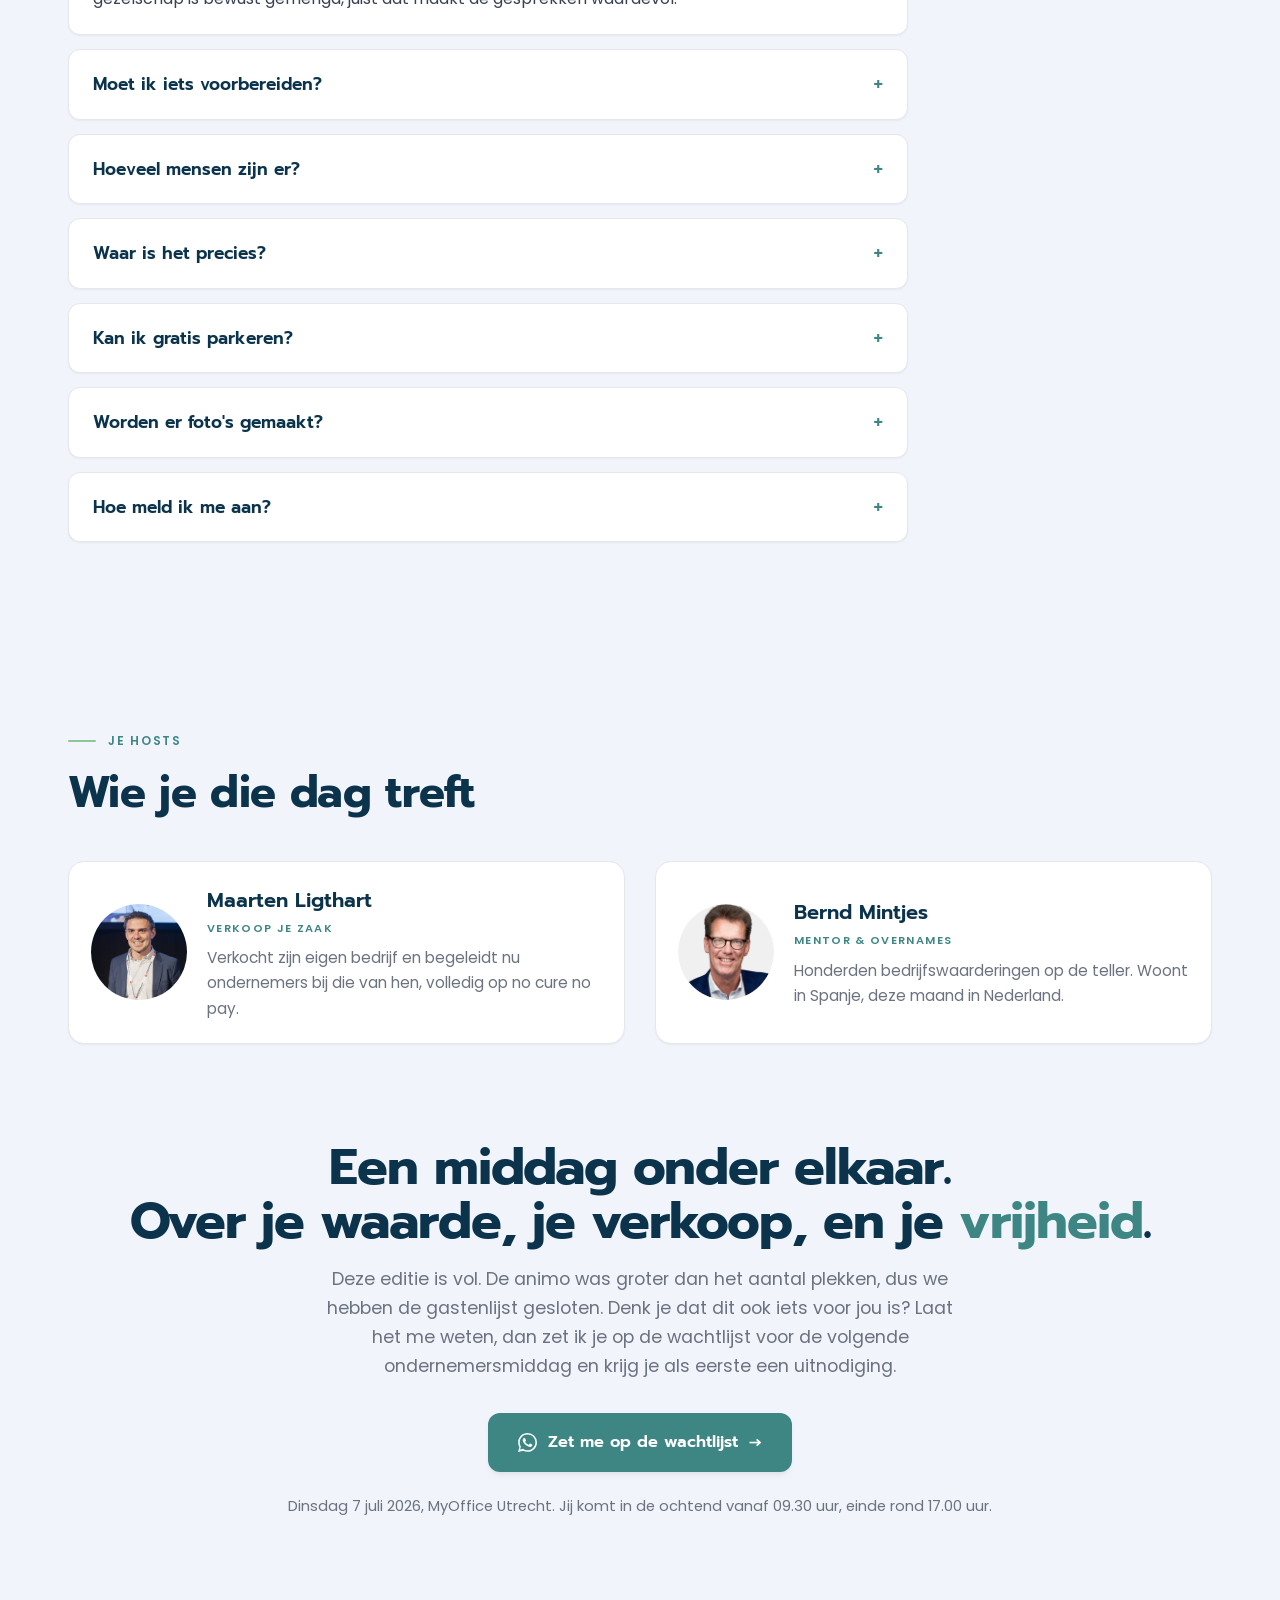
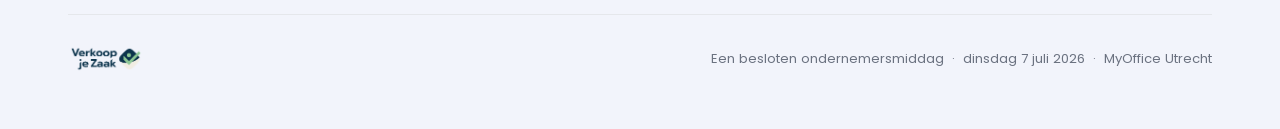
<file: verkocht/index.html>
<!DOCTYPE html>
<html lang="nl">
<head>
<meta charset="UTF-8">
<meta name="viewport" content="width=device-width, initial-scale=1.0">
<base href="/">
<title>Jouw uitnodiging · Besloten ondernemersmiddag 7 juli 2026</title>
<meta name="description" content="Een besloten middag voor twaalf ondernemers, op persoonlijke uitnodiging. Over wat je bedrijf waard is, hoe je die waarde verhoogt, en de vrijheid die je ermee koopt. Dinsdag 7 juli 2026, MyOffice Utrecht.">
<meta name="robots" content="noindex, nofollow">
<link rel="icon" href="assets/favicon.png">
<link rel="stylesheet" href="brand.css">
<style>
  *{box-sizing:border-box;margin:0;padding:0}
  html{scroll-behavior:smooth}
  body{background:var(--vz-bg-light);color:var(--color-text-body);font-family:var(--font-sans);line-height:var(--leading-relaxed);-webkit-font-smoothing:antialiased;overflow-x:hidden}
  .wrap{max-width:1200px;margin:0 auto;padding:0 28px}
  img{display:block;max-width:100%}
  .accent{color:var(--vz-secondary)}

  /* topbar */
  .topbar{display:flex;justify-content:space-between;align-items:center;padding:26px 0}
  .topbar img{height:34px;width:auto}
  .topbar .stamp{font-size:.72rem;letter-spacing:.16em;text-transform:uppercase;color:var(--color-text-muted);font-weight:500}

  /* buttons */
  .btn{display:inline-flex;align-items:center;gap:11px;cursor:pointer;font-family:var(--font-display);font-weight:600;font-size:1.02rem;background:var(--vz-secondary);color:#fff;text-decoration:none;padding:16px 30px;border-radius:var(--radius-lg);border:none;box-shadow:var(--shadow-md);transition:transform var(--duration-base) var(--ease-out),background var(--duration-base) var(--ease-out),box-shadow var(--duration-base) var(--ease-out)}
  .btn:hover{background:var(--vz-primary);transform:translateY(-2px);box-shadow:var(--shadow-lg)}
  .btn .wa{width:19px;height:19px;fill:currentColor}
  .btn .arrow{transition:transform var(--duration-base) var(--ease-out)}
  .btn:hover .arrow{transform:translateX(4px)}
  .eyebrow{display:inline-flex;align-items:center;gap:12px;font-size:.76rem;letter-spacing:.14em;text-transform:uppercase;color:var(--vz-secondary);font-weight:600}
  .eyebrow::before{content:"";width:28px;height:2px;background:var(--vz-accent);border-radius:2px}

  /* hero */
  .hero{display:grid;grid-template-columns:1.05fr .95fr;gap:54px;align-items:center;padding:40px 0 76px}
  .hero h1{font-family:var(--font-display);font-weight:700;font-size:clamp(1.8rem,3.3vw,2.8rem);line-height:1.1;letter-spacing:-.02em;color:var(--vz-primary);margin:24px 0 0}
  .hero .lede{font-size:clamp(1.05rem,1.5vw,1.22rem);color:var(--color-text-body);max-width:46ch;margin:22px 0 30px}
  .hero .cta-row{display:flex;align-items:center;gap:20px;flex-wrap:wrap}
  .hero .cta-note{font-size:.85rem;color:var(--color-text-muted)}
  .seats{display:inline-flex;align-items:center;gap:10px;margin-top:22px;min-height:24px;font-family:var(--font-display);font-weight:600;font-size:.95rem;color:var(--vz-primary)}
  .seats::before{content:"";width:9px;height:9px;border-radius:var(--radius-full);background:var(--vz-secondary);flex:0 0 auto;box-shadow:0 0 0 4px rgba(0,0,0,.05)}
  .seats b{color:var(--vz-secondary)}
  .hero-meta{display:flex;gap:26px;margin-top:34px;flex-wrap:wrap}
  .hero-meta .k{font-size:.64rem;letter-spacing:.16em;text-transform:uppercase;color:var(--vz-secondary);font-weight:600;margin-bottom:4px}
  .hero-meta .v{font-family:var(--font-display);font-weight:600;color:var(--vz-primary);font-size:1.02rem}
  .hero-img{position:relative}
  .hero-img img{width:100%;aspect-ratio:4/5;object-fit:cover;border-radius:var(--radius-2xl);box-shadow:var(--shadow-xl)}
  .hero-img .badge{position:absolute;left:-18px;bottom:28px;background:#fff;border-radius:var(--radius-lg);box-shadow:var(--shadow-lg);padding:14px 20px}
  .hero-img .badge b{font-family:var(--font-display);color:var(--vz-primary);font-size:1.5rem;display:block;line-height:1}
  .hero-img .badge span{font-size:.72rem;letter-spacing:.08em;text-transform:uppercase;color:var(--vz-secondary);font-weight:600}
  .hero-img .ring{position:absolute;top:-26px;right:-26px;width:120px;height:120px;border:2px solid var(--vz-accent);border-radius:var(--radius-full);opacity:.6;z-index:-1}

  /* stakes full-bleed */
  .stakes{position:relative;margin:0;padding:96px 0;color:#fff;text-align:center}
  .stakes .bg{position:absolute;inset:0;z-index:0}
  .stakes .bg img{width:100%;height:100%;object-fit:cover}
  .stakes .bg::after{content:"";position:absolute;inset:0;background:linear-gradient(180deg,rgba(11,51,76,.86),rgba(11,51,76,.92))}
  .stakes .wrap{position:relative;z-index:1}
  .stakes .big{font-family:var(--font-display);font-weight:600;font-size:clamp(1.6rem,3.4vw,2.6rem);line-height:1.25;letter-spacing:-.01em;max-width:36ch;margin:18px auto 0}
  .stakes .sub{color:rgba(255,255,255,.8);max-width:64ch;margin:20px auto 0;font-size:1.05rem}
  .stakes .eyebrow{color:var(--vz-accent);justify-content:center}
  .stakes .eyebrow::before{background:var(--vz-accent)}

  /* sections */
  .sec{padding:84px 0}
  .sec-head{max-width:60ch}
  .sec-head .eyebrow{margin-bottom:18px}
  .sec h2{font-family:var(--font-display);font-weight:700;font-size:clamp(1.9rem,3.6vw,2.7rem);line-height:1.1;letter-spacing:-.015em;color:var(--vz-primary)}
  .sec h2 em{font-style:normal;color:var(--vz-secondary)}
  .sec .intro{color:var(--color-text-muted);font-size:1.08rem;margin-top:16px;max-width:54ch}

  /* guide */
  .guide{display:grid;grid-template-columns:1fr 1fr;gap:54px;align-items:center}
  .guide .imgs{display:grid;grid-template-columns:1.3fr 1fr;grid-template-rows:auto auto;gap:16px}
  .guide .imgs img{width:100%;border-radius:var(--radius-xl);box-shadow:var(--shadow-lg);object-fit:cover}
  .guide .imgs .big{grid-row:span 2;aspect-ratio:3/4}
  .guide .imgs .small{aspect-ratio:4/3}
  .auth{list-style:none;margin:26px 0 0;display:grid;gap:14px}
  .auth li{display:flex;gap:12px;align-items:flex-start;color:var(--color-text-body)}
  .auth li::before{content:"";flex:none;width:22px;height:22px;margin-top:2px;border-radius:var(--radius-full);background:var(--vz-accent-soft);background-image:url("data:image/svg+xml,%3Csvg xmlns='http://www.w3.org/2000/svg' width='14' height='14' viewBox='0 0 24 24' fill='none' stroke='%230b334c' stroke-width='3' stroke-linecap='round' stroke-linejoin='round'%3E%3Cpath d='M20 6 9 17l-5-5'/%3E%3C/svg%3E");background-repeat:no-repeat;background-position:center}
  .auth li b{color:var(--vz-primary)}

  /* plan */
  .plan{display:grid;grid-template-columns:repeat(3,1fr);gap:26px;margin-top:48px}
  .card{background:var(--color-bg-surface);border:1px solid var(--color-border-default);border-radius:var(--radius-xl);overflow:hidden;box-shadow:var(--shadow-sm);transition:transform var(--duration-slow) var(--ease-out),box-shadow var(--duration-slow) var(--ease-out)}
  .card:hover{transform:translateY(-4px);box-shadow:var(--shadow-lg)}
  .card .ph{aspect-ratio:3/2;overflow:hidden}
  .card .ph img{width:100%;height:100%;object-fit:cover}
  .card .body{padding:24px 24px 28px}
  .card .num{font-family:var(--font-display);font-weight:700;color:var(--vz-secondary);font-size:.9rem;letter-spacing:.1em}
  .card h3{font-family:var(--font-display);font-weight:600;font-size:1.3rem;color:var(--vz-primary);margin:6px 0 8px;line-height:1.2}
  .card p{color:var(--color-text-muted);font-size:1rem}

  /* success */
  .success{background:var(--vz-bg-beige)}
  .success .grid{display:grid;grid-template-columns:1.1fr .9fr;gap:54px;align-items:center}
  .takehome{list-style:none;display:grid;gap:18px;margin:28px 0 0}
  .takehome li{display:flex;gap:14px;align-items:flex-start;font-size:1.08rem;color:var(--vz-primary)}
  .takehome li .n{flex:none;width:30px;height:30px;border-radius:var(--radius-full);background:var(--vz-secondary);color:#fff;font-family:var(--font-display);font-weight:600;display:grid;place-items:center;font-size:.9rem}
  .nopitch{margin-top:30px;background:#fff;border:1px solid var(--color-border-default);border-left:4px solid var(--vz-accent);border-radius:var(--radius-lg);padding:18px 22px;color:var(--vz-primary);font-weight:500;box-shadow:var(--shadow-sm)}
  .success img{width:100%;aspect-ratio:4/5;object-fit:cover;border-radius:var(--radius-2xl);box-shadow:var(--shadow-lg)}

  /* honest full-width band */
  .honest{background:var(--vz-bg-beige)}
  .honest .sec-head{max-width:820px;margin:0 auto;text-align:center}
  .honest .sec-head .eyebrow{justify-content:center}
  .honest .intro{max-width:760px;margin:16px auto 0;font-size:1.1rem;color:var(--color-text-body)}
  .honest.wide .sec-head{max-width:1040px}
  .honest.wide .intro{max-width:960px}

  /* practical band */
  .band{background:var(--vz-primary);color:#fff}
  .band .grid{display:grid;grid-template-columns:repeat(4,1fr);gap:0;margin-top:36px;border-top:1px solid rgba(255,255,255,.16)}
  .band .grid > div{padding:24px 24px 24px 0;border-bottom:1px solid rgba(255,255,255,.16)}
  .band .eyebrow{color:var(--vz-accent)}
  .band .eyebrow::before{background:var(--vz-accent)}
  .band .k{font-size:.66rem;letter-spacing:.16em;text-transform:uppercase;color:var(--vz-accent);font-weight:600;margin-bottom:8px}
  .band .v{font-family:var(--font-display);font-weight:600;font-size:1.2rem;color:#fff;line-height:1.3}
  .band .v small{display:block;font-family:var(--font-sans);font-weight:400;font-size:.86rem;color:rgba(255,255,255,.66);margin-top:5px}
  .band .note{margin-top:26px;color:rgba(255,255,255,.7);font-size:.95rem;max-width:60ch}

  /* hosts */
  .hosts{display:grid;grid-template-columns:repeat(2,1fr);gap:30px;margin-top:44px}
  .host{display:flex;gap:20px;align-items:center;background:var(--color-bg-surface);border:1px solid var(--color-border-default);border-radius:var(--radius-xl);padding:22px;box-shadow:var(--shadow-sm)}
  .host img{flex:none;width:96px;height:96px;border-radius:var(--radius-full);object-fit:cover;object-position:center}
  .host .ini{flex:none;width:96px;height:96px;border-radius:var(--radius-full);display:grid;place-items:center;background:var(--vz-primary);color:#fff;font-family:var(--font-display);font-weight:600;font-size:1.8rem}
  .host .hn{font-family:var(--font-display);font-weight:600;font-size:1.25rem;color:var(--vz-primary)}
  .host .hr{font-size:.7rem;letter-spacing:.12em;text-transform:uppercase;color:var(--vz-secondary);font-weight:600;margin:2px 0 8px}
  .host p{font-size:.96rem;color:var(--color-text-muted)}

  /* closing */
  .closing{text-align:center;padding:96px 0}
  .closing h2{font-family:var(--font-display);font-weight:700;font-size:clamp(2rem,4.6vw,3.2rem);line-height:1.06;letter-spacing:-.02em;color:var(--vz-primary)}
  .closing h2 em{font-style:normal;color:var(--vz-secondary)}
  .closing p{color:var(--color-text-muted);font-size:1.1rem;margin:16px auto 32px;max-width:58ch}
  .closing .note{margin-top:22px;font-size:.92rem;color:var(--color-text-muted)}

  footer{border-top:1px solid var(--color-border-default);padding:30px 0 56px;display:flex;justify-content:space-between;align-items:center;flex-wrap:wrap;gap:14px}
  footer img{height:28px;width:auto}
  footer span{font-size:.82rem;color:var(--color-text-muted)}

  /* programma + faq */
  .prog-grid{display:grid;grid-template-columns:1.1fr .9fr;gap:54px;align-items:center;margin-top:42px}
  .prog-grid figure{margin:0}
  .prog-grid img{width:100%;border-radius:var(--radius-2xl);box-shadow:var(--shadow-lg)}
  .prog-grid figcaption{font-size:.85rem;color:var(--color-text-muted);margin-top:10px;text-align:center}
  .tl{display:grid;grid-template-columns:90px 1fr;gap:22px;padding:18px 0;border-bottom:1px solid var(--color-border-default);align-items:baseline}
  .tl:last-child{border-bottom:none}
  .tl .t{font-family:var(--font-display);font-weight:700;color:var(--vz-secondary);font-variant-numeric:tabular-nums;font-size:1.05rem}
  .tl h4{font-family:var(--font-display);font-weight:600;color:var(--vz-primary);font-size:1.12rem;line-height:1.2}
  .tl p{color:var(--color-text-muted);font-size:.96rem;margin-top:3px}
  .faq{max-width:840px;margin-top:36px}
  .faq details{border:1px solid var(--color-border-default);border-radius:var(--radius-lg);background:var(--color-bg-surface);margin-bottom:14px;box-shadow:var(--shadow-sm)}
  .faq summary{list-style:none;cursor:pointer;padding:20px 24px;font-family:var(--font-display);font-weight:600;color:var(--vz-primary);font-size:1.08rem;display:flex;justify-content:space-between;align-items:center;gap:16px}
  .faq summary::-webkit-details-marker{display:none}
  .faq summary::after{content:"+";font-size:1.6rem;line-height:1;color:var(--vz-secondary);font-weight:400;transition:transform var(--duration-base) var(--ease-out)}
  .faq details[open] summary::after{transform:rotate(45deg)}
  .faq .a{padding:0 24px 22px;color:var(--color-text-body);line-height:1.6}
  .faq .a a{color:var(--vz-secondary);font-weight:600}
  @media(max-width:860px){.prog-grid{grid-template-columns:1fr;gap:28px}.tl{grid-template-columns:70px 1fr;gap:14px}}

  html.js .reveal{opacity:0;transform:translateY(20px)}
  html.js .reveal.in{opacity:1;transform:none;transition:opacity .8s var(--ease-out),transform .8s var(--ease-out)}

  @media(max-width:860px){
    .hero{grid-template-columns:1fr;gap:36px}
    .hero-img{order:-1}
    .hero-img img{aspect-ratio:3/2}
    .guide{grid-template-columns:1fr;gap:30px}
    .success .grid{grid-template-columns:1fr;gap:30px}
    .plan{grid-template-columns:1fr}
    .band .grid{grid-template-columns:1fr}
    .band .grid > div{padding:20px 0}
    .hosts{grid-template-columns:1fr}
    .sec{padding:60px 0}
    .stakes{padding:72px 0}
  }
  @media(prefers-reduced-motion:reduce){*{animation:none!important;transition:none!important}html.js .reveal{opacity:1;transform:none}}
</style>
</head>
<body>

<div class="wrap">
  <div class="topbar">
    <img src="assets/logo-primary.png" alt="Verkoop je Zaak">
    <div class="stamp">Besloten · 7 juli 2026 · Utrecht</div>
  </div>

  <header class="hero">
    <div>
      <div class="eyebrow reveal">Besloten ondernemersmiddag &nbsp;·&nbsp; uitverkocht</div>
      <h1 class="reveal">Met de verkoop van je bedrijf koop je jouw <span class="accent">vrijheid</span> terug.</h1>
      <p class="lede reveal">Hoe behoud je die vrijheid daarna? Een besloten ondernemersmiddag voor maximaal twaalf ondernemers die we persoonlijk uitnodigen, omdat ze dezelfde reis maken.</p>
      <div class="cta-row reveal">
        <a class="btn" href="https://wa.me/31646016688?text=Hoi%20Maarten%2C%20ik%20heb%20interesse%20in%20een%20volgende%20ondernemersmiddag.%20Wil%20je%20me%20op%20de%20wachtlijst%20zetten%3F" target="_blank" rel="noopener">
          <svg class="wa" viewBox="0 0 24 24" aria-hidden="true"><path d="M.057 24l1.687-6.163a11.867 11.867 0 01-1.587-5.945C.16 5.335 5.495 0 12.05 0a11.82 11.82 0 018.413 3.488 11.82 11.82 0 013.48 8.414c-.003 6.557-5.338 11.892-11.893 11.892a11.9 11.9 0 01-5.688-1.448L.057 24zm6.597-3.807c1.676.995 3.276 1.591 5.392 1.592 5.448 0 9.886-4.434 9.889-9.885.002-5.462-4.415-9.89-9.881-9.892-5.452 0-9.887 4.434-9.889 9.884a9.86 9.86 0 001.51 5.26l-.999 3.648 3.748-.748zm11.387-5.464c-.074-.124-.272-.198-.57-.347-.297-.149-1.758-.868-2.031-.967-.272-.099-.47-.149-.669.149-.198.297-.768.967-.941 1.165-.173.198-.347.223-.644.074-.297-.149-1.255-.462-2.39-1.475-.883-.788-1.48-1.761-1.653-2.059-.173-.297-.018-.458.13-.606.134-.133.297-.347.446-.521.151-.172.2-.296.3-.495.099-.198.05-.372-.025-.521-.075-.148-.669-1.611-.916-2.206-.242-.579-.487-.501-.669-.51l-.57-.01c-.198 0-.52.074-.792.372-.272.297-1.04 1.016-1.04 2.479 0 1.462 1.065 2.875 1.213 3.074.149.198 2.096 3.2 5.077 4.487.709.306 1.263.489 1.694.626.712.226 1.36.194 1.872.118.571-.085 1.758-.719 2.006-1.413.248-.695.248-1.29.173-1.414z"/></svg>
          Zet me op de wachtlijst <span class="arrow">&rarr;</span>
        </a>
        <span class="cta-note">Dit event is vol. Voor de volgende editie hou ik een wachtlijst bij,<br>en daar krijg jij als eerste toegang.</span>
      </div>
      <div class="seats reveal" id="seats" aria-live="polite">Uitverkocht. De vraag was groter dan het aantal plekken.</div>
      <div class="hero-meta reveal">
        <div><div class="k">Datum</div><div class="v">Dinsdag 7 juli 2026</div></div>
        <div><div class="k">Locatie</div><div class="v">MyOffice Utrecht</div></div>
        <div><div class="k">Tijd</div><div class="v">09.30 tot 17.00 uur</div></div>
      </div>
    </div>
    <div class="hero-img reveal">
      <span class="ring"></span>
      <img src="img/gesprek-1.jpg" alt="Ondernemers in gesprek op de locatie in Utrecht">
      <div class="badge"><b>Vol</b><span>uitverkocht</span></div>
    </div>
  </header>
</div>

<section class="stakes">
  <div class="bg"><img src="img/locatie.jpg" alt=""></div>
  <div class="wrap">
    <div class="eyebrow reveal">Waarom deze middag</div>
    <p class="big reveal">De meeste ondernemers ontdekken pas tijdens de verkoop wat hun bedrijf echt waard is. Dan is het te laat om er nog iets aan te doen.</p>
    <p class="sub reveal">Je hebt jarenlang gebouwd, en toch weet bijna niemand wat dat vandaag waard is. Verkopen lijkt de uitweg, maar de echte vraag is niet of je verkoopt. Het is waarvoor: de vrijheid die je terugkoopt, vrij van targets en de personeel-molen, en hoe je die vrijheid niet meteen weer weggeeft.</p>
  </div>
</section>

<section class="sec">
  <div class="wrap">
    <div class="guide">
      <div class="imgs reveal">
        <img class="big" src="img/duo.jpg" alt="Maarten Ligthart en Bernd Mintjes">
        <img class="small" src="img/gesprek-3.jpg" alt="Ondernemer in gesprek op de locatie">
        <img class="small" src="img/gesprek-2.jpg" alt="Adviesgesprek op de locatie">
      </div>
      <div class="reveal">
        <div class="eyebrow" style="margin-bottom:18px">Je gidsen voor de dag</div>
        <h2>Twee mensen die deze weg <em>zelf kennen</em></h2>
        <p class="intro">Geen verkopers. Twee ondernemers die weten wat er op het spel staat, en die de cijfers én het gevoel kennen.</p>
        <ul class="auth">
          <li><span><b>Maarten Ligthart</b> verkocht zijn eigen bedrijf en is de enige overnameadviseur in Nederland die volledig op no cure no pay werkt. Hij zit dus aan dezelfde kant van de tafel als jij.</span></li>
          <li><span><b>Bernd Mintjes</b> waardeerde honderden bedrijven en ziet binnen een gesprek waar de waarde zit, en waar die weglekt. Hij woont in Spanje en is deze maand in Nederland, een van de weinige momenten dat je hem aan tafel hebt.</span></li>
          <li><span>Geen theorie uit een boek, maar de praktijk van ondernemers die de stap echt zetten.</span></li>
        </ul>
      </div>
    </div>
  </div>
</section>

<section class="sec" style="padding-top:0">
  <div class="wrap">
    <div class="sec-head reveal">
      <div class="eyebrow">De middag</div>
      <h2>Waar we het over hebben</h2>
      <p class="intro">Drie gesprekken die ertoe doen, met alle ruimte voor jouw eigen situatie.</p>
    </div>
    <div class="plan">
      <div class="card reveal">
        <div class="ph"><img src="img/shoot-utrecht-982.jpg" alt="Ondernemer in gesprek over de waarde van zijn bedrijf"></div>
        <div class="body">
          <div class="num">01</div>
          <h3>Wat is je bedrijf waard, en hoe maak je het meer waard?</h3>
          <p>Een eerlijke blik op je waarde van vandaag, en de knoppen die haar verhogen.</p>
        </div>
      </div>
      <div class="card reveal">
        <div class="ph"><img src="img/situatie-vragen.jpg" alt="Ondernemer in gesprek over zijn eigen situatie"></div>
        <div class="body">
          <div class="num">02</div>
          <h3>Jouw situatie, jouw vragen</h3>
          <p>Ruimte om je eigen vragen te stellen aan Maarten en Bernd, specifiek over waar jij nu staat.</p>
        </div>
      </div>
      <div class="card reveal">
        <div class="ph"><img src="img/gesprek-4.jpg" alt="Ondernemers wisselen ervaringen uit"></div>
        <div class="body">
          <div class="num">03</div>
          <h3>Verkocht, en dan verder?</h3>
          <p>De vrijheid die je met de verkoop koopt, en hoe je die behoudt, ook als je daarna iets nieuws begint.</p>
        </div>
      </div>
    </div>
  </div>
</section>

<section class="sec success">
  <div class="wrap">
    <div class="grid">
      <div class="reveal">
        <div class="eyebrow" style="margin-bottom:18px">Persoonlijke aandacht</div>
        <h2>Waar je ook staat, we helpen je <em>persoonlijk</em> verder</h2>
        <p class="intro">Een middag met gerichte aandacht voor jouw situatie, waar je ook staat in de reis naar de verkoop van je bedrijf.</p>
        <ul class="takehome">
          <li><span class="n">1</span><span>We helpen je je bedrijf waardevoller en beter verkoopbaar te maken, zodat het straks meer oplevert.</span></li>
          <li><span class="n">2</span><span>Met die verkoop koop je je vrijheid terug, en we laten je zien hoe je die daarna behoudt.</span></li>
          <li><span class="n">3</span><span>Je spart met ondernemers die hun bedrijf al verkochten, over wat hen verraste en wat ze anders zouden doen.</span></li>
          <li><span class="n">4</span><span>Ben je al verkocht? Dan denken we met je mee hoe je vrij blijft, ook als je iets nieuws begint.</span></li>
        </ul>
      </div>
      <div class="reveal">
        <img src="img/gesprek-4.jpg" alt="Ondernemers wisselen ervaringen uit">
      </div>
    </div>
  </div>
</section>

<section class="sec honest wide">
  <div class="wrap">
    <div class="sec-head reveal">
      <div class="eyebrow">Speciaal voor jou</div>
      <h2>Jij bent er de hele dag bij</h2>
      <p class="intro">Jij hoort bij de ondernemers die hun bedrijf al verkochten, en we nodigen je voor de hele dag uit. In de ochtend ben jij er als eerste, samen met de anderen die de stap al zetten, zodat Bernd en ik rustig met je kunnen bijpraten, één op één, over hoe het nu met je gaat. De ondernemers die nu nog in hun verkooptraject zitten, sluiten pas later op de dag aan.</p>
      <p class="intro">We maken die ochtend ook een paar foto's van onze gesprekken, zodat we op de website duidelijker kunnen laten zien wat we doen. We vragen je of je het leuk zou vinden om daarop te staan, helemaal vrijblijvend. Als bedankje maakt onze fotograaf Saffron een paar mooie foto's van jou die je zelf mag gebruiken, bijvoorbeeld als profielfoto of voor je socials, voor in je eigen beeldbank.</p>
    </div>
  </div>
</section>

<section class="sec programma">
  <div class="wrap">
    <div class="sec-head reveal">
      <div class="eyebrow">Het programma</div>
      <h2>Zo ziet de dag eruit</h2>
      <p class="intro">Jij begint in de ochtend en bent voor het avondeten weer klaar.</p>
    </div>
    <div class="prog-grid">
      <div class="timeline reveal">
        <div class="tl"><div class="t">09.30</div><div><h4>Ontvangst en bijpraten</h4><p>Jij en de andere ondernemers die hun bedrijf verkochten komen als eerste. Bernd en ik maken een paar foto's en nemen rustig de tijd om één op één met je bij te praten.</p></div></div>
        <div class="tl"><div class="t">12.00</div><div><h4>De rest sluit aan, met lunch</h4><p>De ondernemers die nu in hun verkooptraject zitten komen binnen. Inloop vanaf 12.00 uur, de lunch start om 12.30 uur.</p></div></div>
        <div class="tl"><div class="t">13.30</div><div><h4>Wat is je bedrijf waard?</h4><p>Je waarde en hoe je die verhoogt, met een live blik op het platform.</p></div></div>
        <div class="tl"><div class="t">14.30</div><div><h4>Het verkooptraject en jouw vragen</h4><p>Open gesprek met Maarten en Bernd, jouw situatie centraal.</p></div></div>
        <div class="tl"><div class="t">15.15</div><div><h4>Verkocht, en dan?</h4><p>De vrijheid die je koopt, en hoe je 'm behoudt.</p></div></div>
        <div class="tl"><div class="t">16.00</div><div><h4>Leren van wie je voorging</h4><p>Ondernemers die hun bedrijf al verkochten delen hun ervaring, en je wisselt onderling uit. Geen behoefte aan netwerken? Dan ben je vrij om voor de avondspits naar huis te gaan.</p></div></div>
        <div class="tl"><div class="t">17.00</div><div><h4>Einde</h4></div></div>
      </div>
      <figure class="reveal">
        <img src="img/myoffice-utrecht.jpg" alt="MyOffice Utrecht, met werkplekken en een bar">
        <figcaption>MyOffice Utrecht, met werkplekken en een bar om even weg te stappen en je eigen ideeën op papier te zetten.</figcaption>
      </figure>
    </div>
  </div>
</section>

<section class="sec band">
  <div class="wrap">
    <div class="eyebrow reveal">Praktisch</div>
    <div class="grid">
      <div class="reveal"><div class="k">Datum</div><div class="v">Dinsdag 7 juli 2026</div></div>
      <div class="reveal"><div class="k">Tijd</div><div class="v">Vanaf 12.00 uur<small>Inloop vanaf 12.00, lunch om 12.30, einde rond 17.00 uur</small></div></div>
      <div class="reveal"><div class="k">Locatie</div><div class="v">MyOffice Utrecht<small>Gratis parkeren, vlak bij de snelweg</small></div></div>
      <div class="reveal"><div class="k">Goed om te weten</div><div class="v">Lunch inbegrepen<small>Maximaal twaalf ondernemers, op persoonlijke uitnodiging</small></div></div>
    </div>
    <p class="note reveal">Een besloten gezelschap. Wat hier besproken wordt, blijft hier. Een fotograaf en videograaf leggen de sfeer vast, met respect voor je privacy en alleen met jouw toestemming in beeld.</p>
  </div>
</section>

<section class="sec honest">
  <div class="wrap">
    <div class="sec-head reveal">
      <div class="eyebrow">Waarom we dit doen</div>
      <h2>Omdat persoonlijk contact telt</h2>
      <p class="intro">Het meeste van wat we doen, gaat online. Daarom maken we bewust een dag vrij om de ondernemers die we begeleiden in het echt te zien. Om bij te praten, je te helpen met jouw verhaal, en je een hart onder de riem te steken. Dat persoonlijke contact is waar het ons om gaat.</p>
    </div>
  </div>
</section>

<section class="sec">
  <div class="wrap">
    <div class="sec-head reveal">
      <div class="eyebrow">Veelgestelde vragen</div>
      <h2>Goed om te weten</h2>
    </div>
    <div class="faq reveal">
      <details open>
        <summary>Voor wie is deze middag bedoeld?</summary>
        <div class="a">Voor ondernemers die hun bedrijf verkopen, dat al deden, of er serieus over nadenken. Het gezelschap is bewust gemengd, juist dat maakt de gesprekken waardevol.</div>
      </details>
      <details>
        <summary>Moet ik iets voorbereiden?</summary>
        <div class="a">Nee. Kom zoals je bent. Heb je vragen over je eigen situatie, neem ze mee, daar is alle ruimte voor.</div>
      </details>
      <details>
        <summary>Hoeveel mensen zijn er?</summary>
        <div class="a">Maximaal twaalf, bewust klein gehouden zodat er echte gesprekken ontstaan en iedereen aan bod komt.</div>
      </details>
      <details>
        <summary>Waar is het precies?</summary>
        <div class="a">MyOffice Utrecht, Computerweg 22-24, 3542 DR Utrecht (bedrijventerrein Lage Weide). <a href="https://www.google.com/maps/search/?api=1&amp;query=MyOffice%20Computerweg%2022-24%20Utrecht" target="_blank" rel="noopener">Bekijk op de kaart</a>.</div>
      </details>
      <details>
        <summary>Kan ik gratis parkeren?</summary>
        <div class="a">Ja. Er is een eigen parkeerterrein en je parkeert gratis voor de deur. De locatie ligt vlak bij de afritten van de A2 en A27.</div>
      </details>
      <details>
        <summary>Worden er foto's gemaakt?</summary>
        <div class="a">Er zijn een fotograaf en videograaf aanwezig. Je komt alleen in beeld als je daar toestemming voor geeft, dat vragen we ter plekke.</div>
      </details>
      <details>
        <summary>Hoe meld ik me aan?</summary>
        <div class="a">Stuur een bericht via WhatsApp, het liefst voor zaterdag 6 juni. Eén regel is genoeg.</div>
      </details>
    </div>
  </div>
</section>

<section class="sec" style="padding-bottom:0">
  <div class="wrap">
    <div class="sec-head reveal">
      <div class="eyebrow">Je hosts</div>
      <h2>Wie je die dag treft</h2>
    </div>
    <div class="hosts">
      <div class="host reveal">
        <img src="img/portret-maarten.jpg" alt="Maarten Ligthart">
        <div>
          <div class="hn">Maarten Ligthart</div>
          <div class="hr">Verkoop je Zaak</div>
          <p>Verkocht zijn eigen bedrijf en begeleidt nu ondernemers bij die van hen, volledig op no cure no pay.</p>
        </div>
      </div>
      <div class="host reveal">
        <img src="img/portret-bernd.jpg" alt="Bernd Mintjes">
        <div>
          <div class="hn">Bernd Mintjes</div>
          <div class="hr">Mentor &amp; overnames</div>
          <p>Honderden bedrijfswaarderingen op de teller. Woont in Spanje, deze maand in Nederland.</p>
        </div>
      </div>
    </div>
  </div>
</section>

<section class="closing">
  <div class="wrap">
    <h2 class="reveal">Een middag onder elkaar.<br>Over je waarde, je verkoop, en je <em>vrijheid</em>.</h2>
    <p class="reveal">Deze editie is vol. De animo was groter dan het aantal plekken, dus we hebben de gastenlijst gesloten. Denk je dat dit ook iets voor jou is? Laat het me weten, dan zet ik je op de wachtlijst voor de volgende ondernemersmiddag en krijg je als eerste een uitnodiging.</p>
    <a class="btn reveal" href="https://wa.me/31646016688?text=Hoi%20Maarten%2C%20ik%20heb%20interesse%20in%20een%20volgende%20ondernemersmiddag.%20Wil%20je%20me%20op%20de%20wachtlijst%20zetten%3F" target="_blank" rel="noopener">
      <svg class="wa" viewBox="0 0 24 24" aria-hidden="true"><path d="M.057 24l1.687-6.163a11.867 11.867 0 01-1.587-5.945C.16 5.335 5.495 0 12.05 0a11.82 11.82 0 018.413 3.488 11.82 11.82 0 013.48 8.414c-.003 6.557-5.338 11.892-11.893 11.892a11.9 11.9 0 01-5.688-1.448L.057 24zm6.597-3.807c1.676.995 3.276 1.591 5.392 1.592 5.448 0 9.886-4.434 9.889-9.885.002-5.462-4.415-9.89-9.881-9.892-5.452 0-9.887 4.434-9.889 9.884a9.86 9.86 0 001.51 5.26l-.999 3.648 3.748-.748zm11.387-5.464c-.074-.124-.272-.198-.57-.347-.297-.149-1.758-.868-2.031-.967-.272-.099-.47-.149-.669.149-.198.297-.768.967-.941 1.165-.173.198-.347.223-.644.074-.297-.149-1.255-.462-2.39-1.475-.883-.788-1.48-1.761-1.653-2.059-.173-.297-.018-.458.13-.606.134-.133.297-.347.446-.521.151-.172.2-.296.3-.495.099-.198.05-.372-.025-.521-.075-.148-.669-1.611-.916-2.206-.242-.579-.487-.501-.669-.51l-.57-.01c-.198 0-.52.074-.792.372-.272.297-1.04 1.016-1.04 2.479 0 1.462 1.065 2.875 1.213 3.074.149.198 2.096 3.2 5.077 4.487.709.306 1.263.489 1.694.626.712.226 1.36.194 1.872.118.571-.085 1.758-.719 2.006-1.413.248-.695.248-1.29.173-1.414z"/></svg>
      Zet me op de wachtlijst <span class="arrow">&rarr;</span>
    </a>
    <div class="note reveal">Dinsdag 7 juli 2026, MyOffice Utrecht. Jij komt in de ochtend vanaf 09.30 uur, einde rond 17.00 uur.</div>
  </div>
</section>

<div class="wrap">
  <footer>
    <img src="assets/logo-primary.png" alt="Verkoop je Zaak">
    <span>Een besloten ondernemersmiddag &nbsp;·&nbsp; dinsdag 7 juli 2026 &nbsp;·&nbsp; MyOffice Utrecht</span>
  </footer>
</div>

<script>
  document.documentElement.classList.add('js');
  const io=new IntersectionObserver((es)=>{es.forEach(e=>{if(e.isIntersecting){e.target.classList.add('in');io.unobserve(e.target);}})},{threshold:.12,rootMargin:'0px 0px -6% 0px'});
  document.querySelectorAll('.reveal').forEach(el=>io.observe(el));

  // Live teller beschikbare plekken, gevoed door plekken.json op dezelfde origin.
  (function(){
    var el=document.getElementById('seats');
    if(!el)return;
    fetch('plekken.json?v='+Date.now(),{cache:'no-store'})
      .then(function(r){if(!r.ok)throw new Error('http '+r.status);return r.json();})
      .then(function(d){
        var n=d&&d.plekken_open;
        if(typeof n!=='number'||n<0||!isFinite(n))return; // ongeldig: laat fallback-tekst staan
        if(n===0){el.textContent='Uitverkocht. De vraag was groter dan het aantal plekken.';return;}
        el.textContent='';
        el.appendChild(document.createTextNode('Nog '));
        var b=document.createElement('b'); b.textContent=String(n); el.appendChild(b);
        el.appendChild(document.createTextNode(' '+(n===1?'plek':'plekken')+' beschikbaar'));
      })
      .catch(function(){ /* fetch mislukt: fallback-tekst blijft staan */ });
  })();
</script>


</body>
</html>
</file>
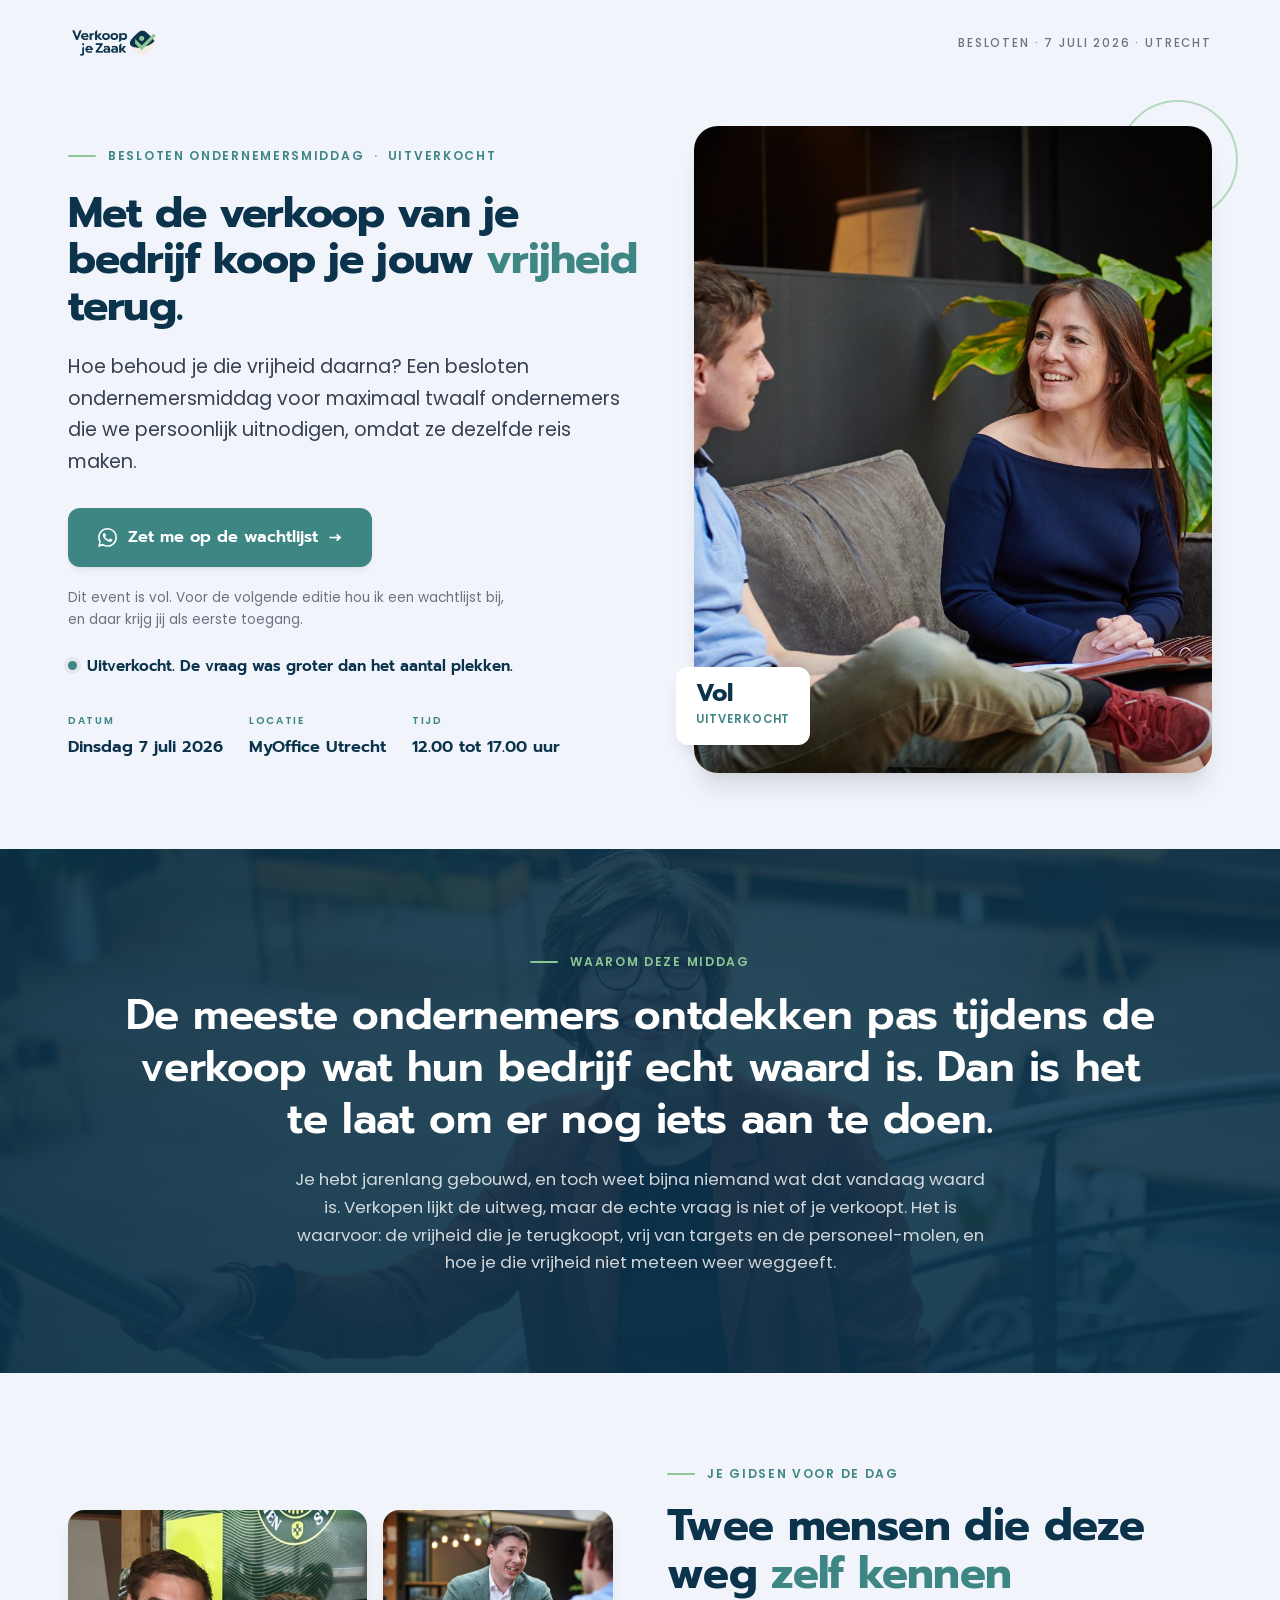
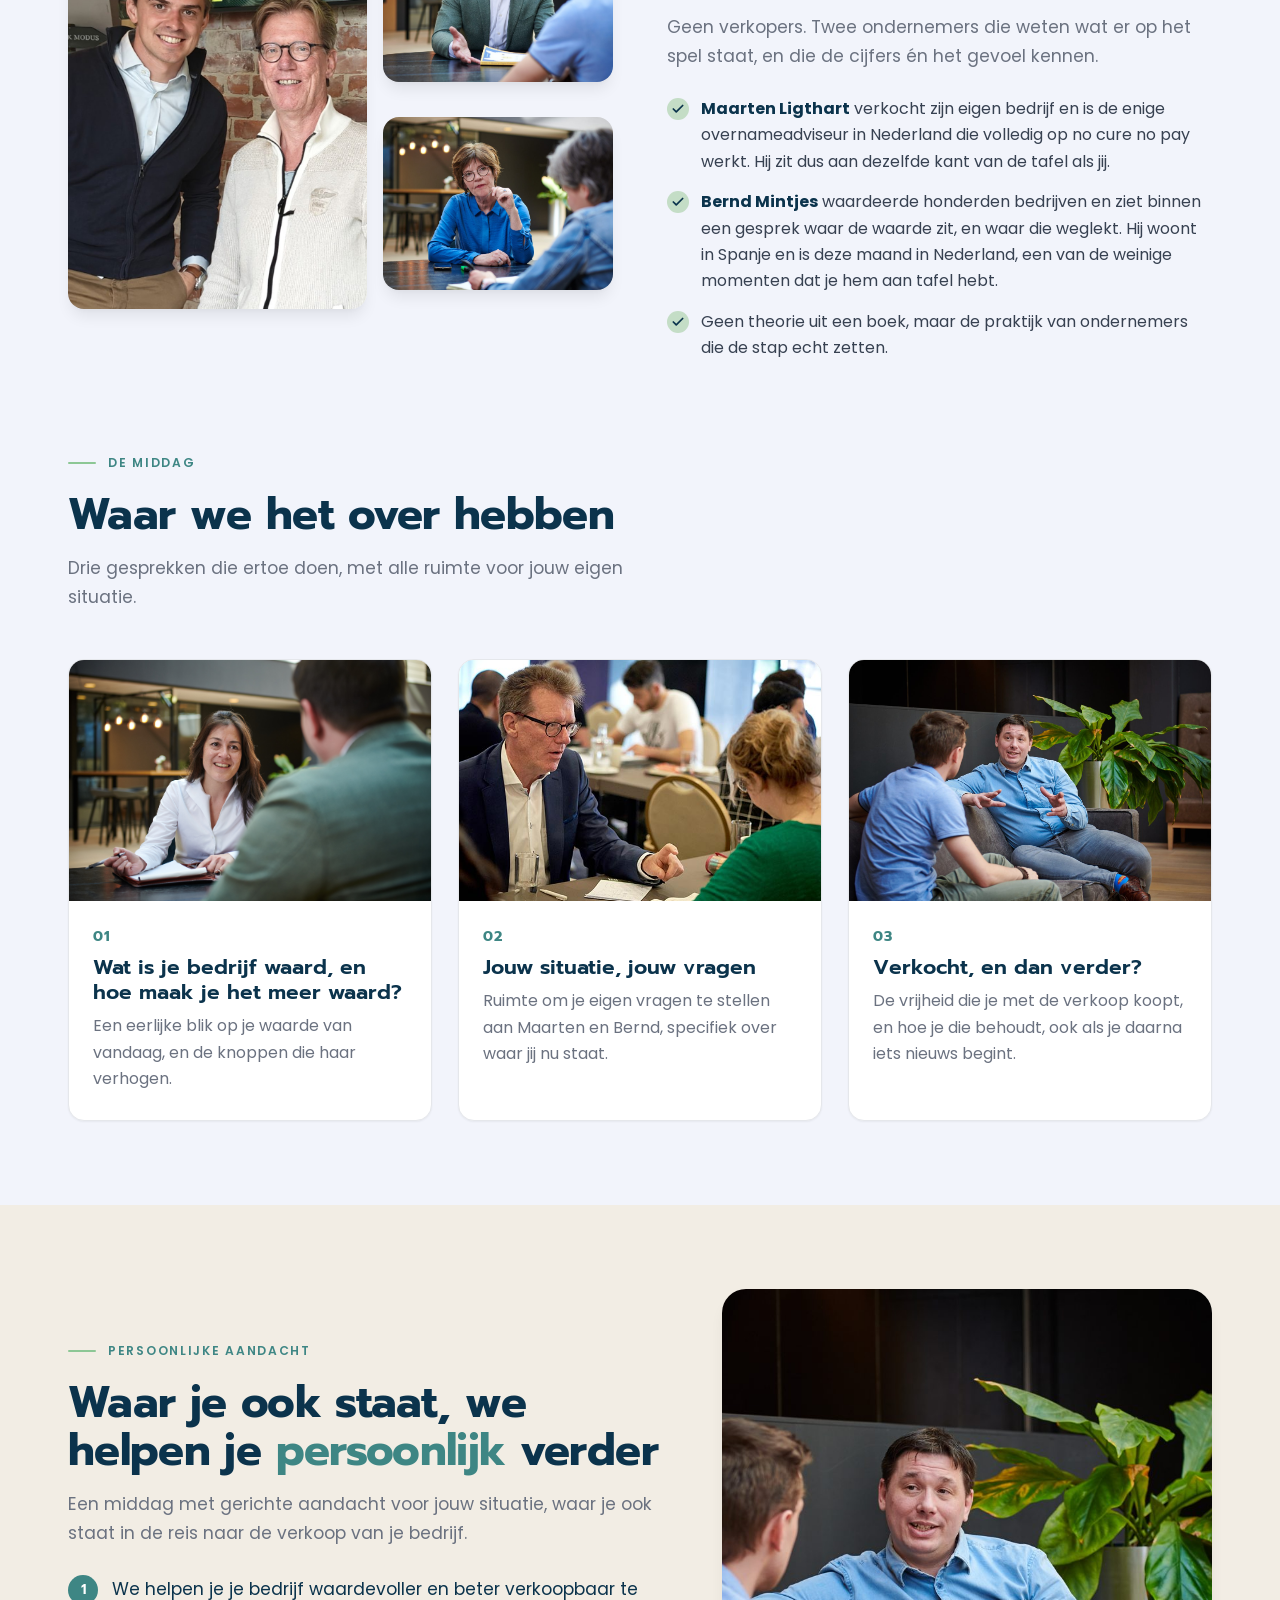
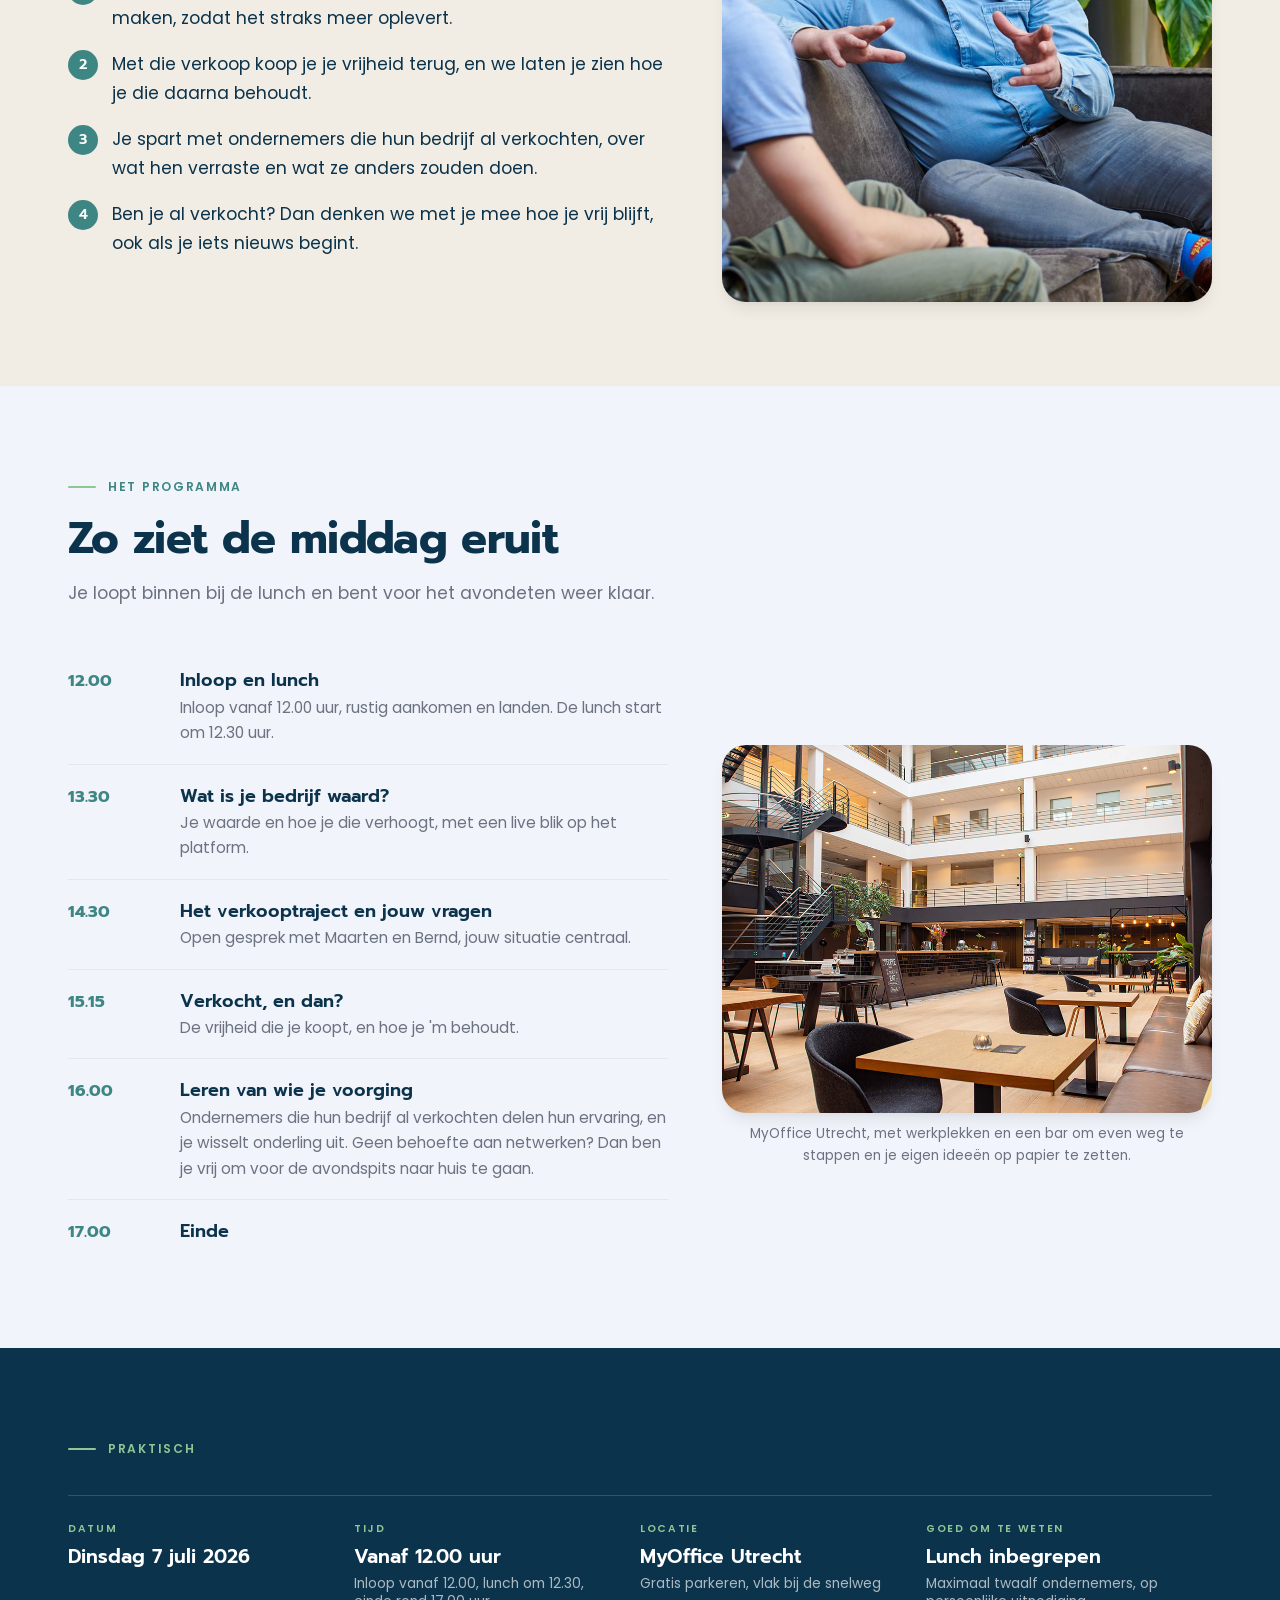
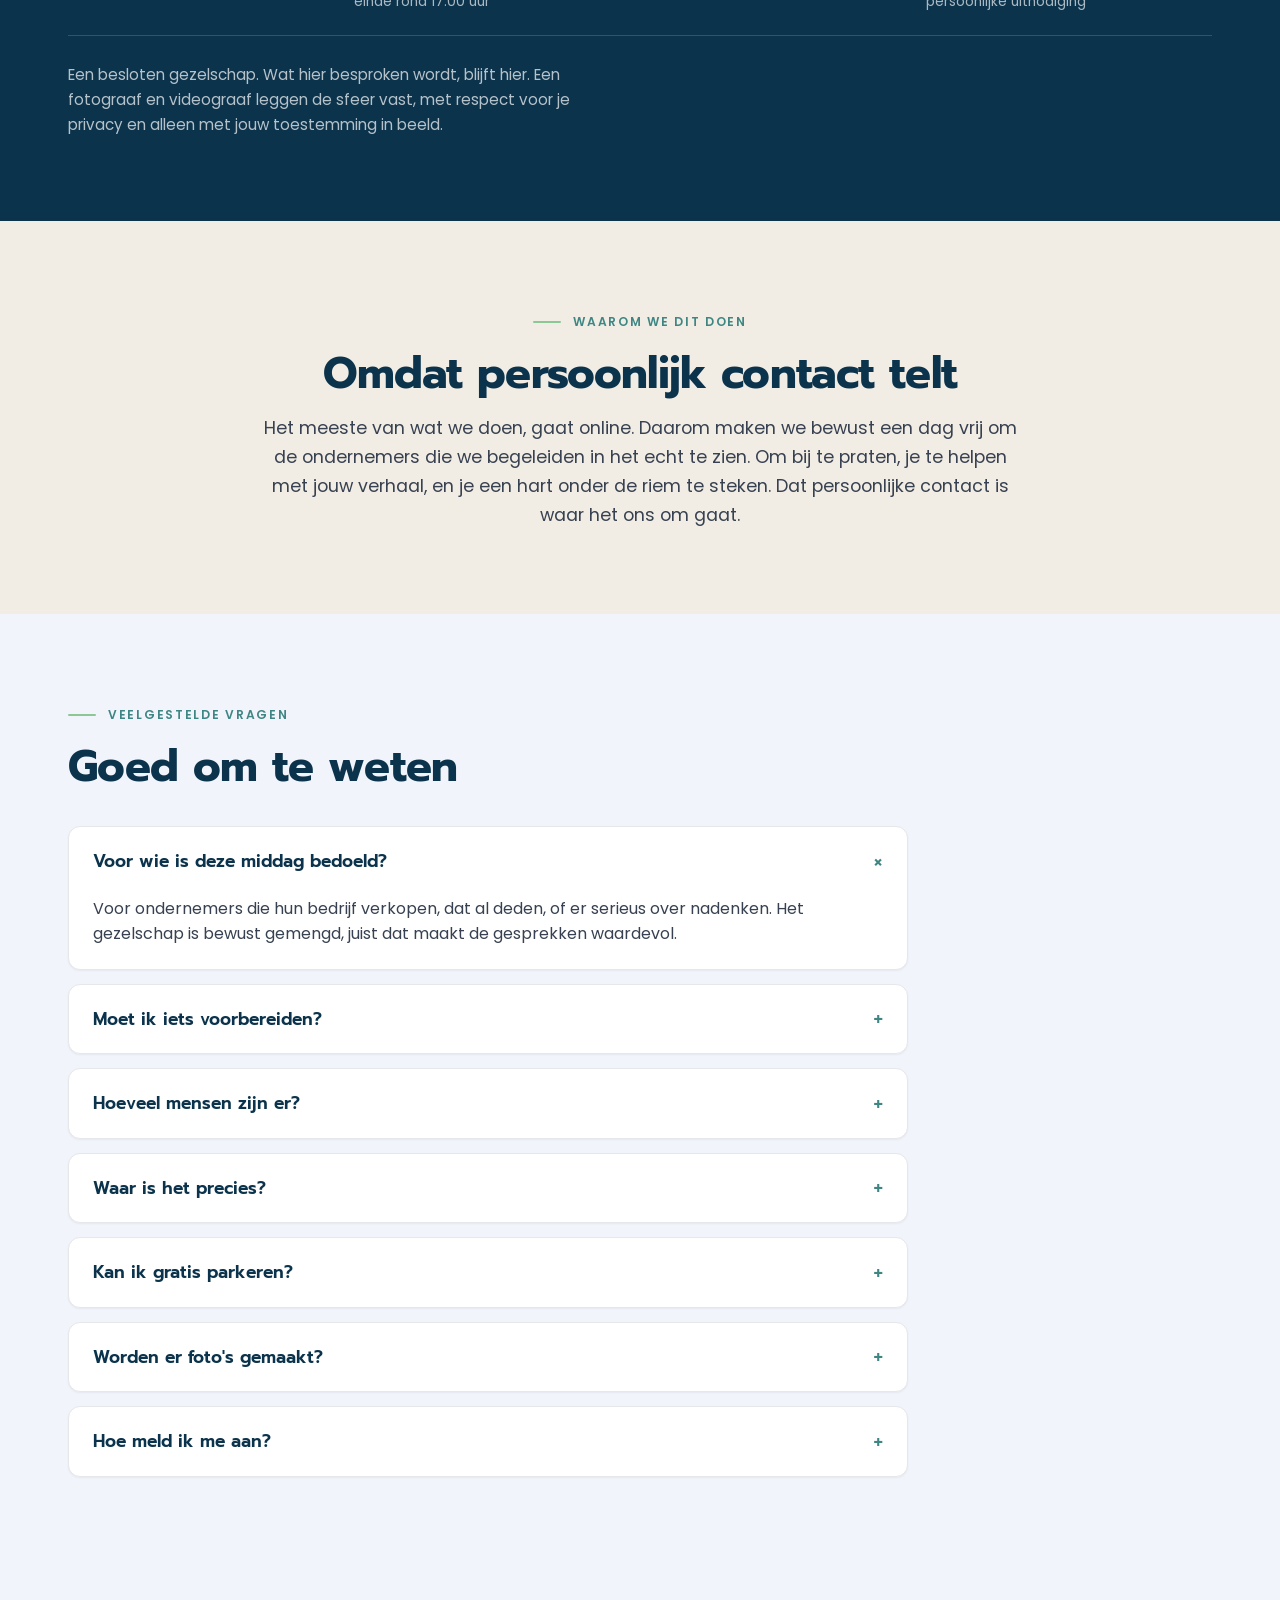
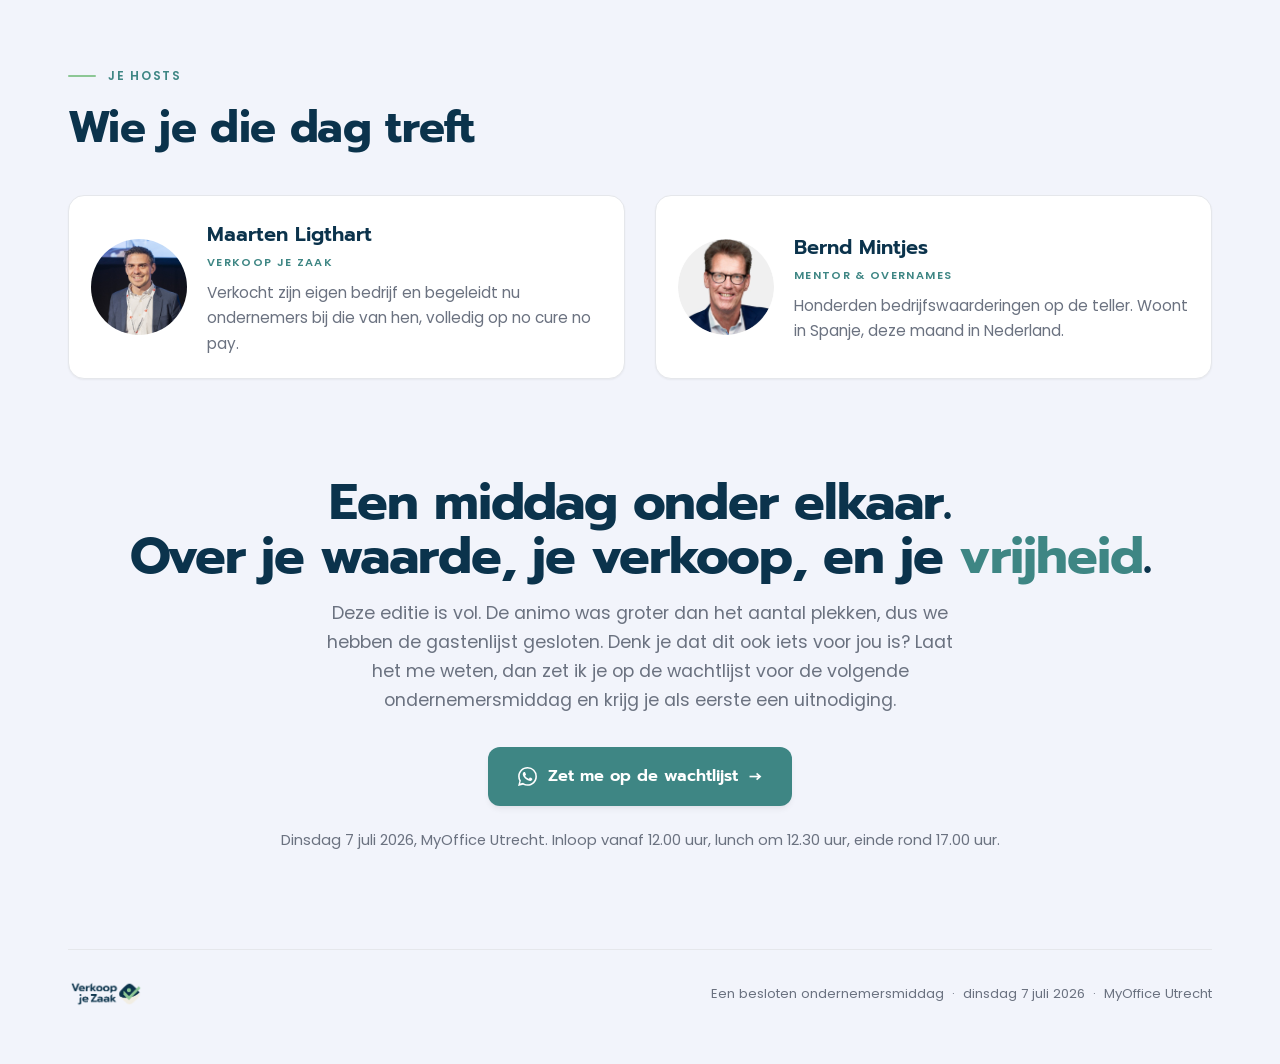
<file: uitnodiging.html>
<!DOCTYPE html>
<html lang="nl">
<head>
<meta charset="UTF-8">
<meta name="robots" content="noindex, nofollow">
<title>Besloten ondernemersmiddag 7 juli 2026</title>
<link rel="canonical" href="/">
<meta http-equiv="refresh" content="0; url=/">
</head>
<body>
<p>Je wordt doorgestuurd naar <a href="/">de uitnodiging</a>.</p>
<script>location.replace('/');</script>
</body>
</html>
</file>
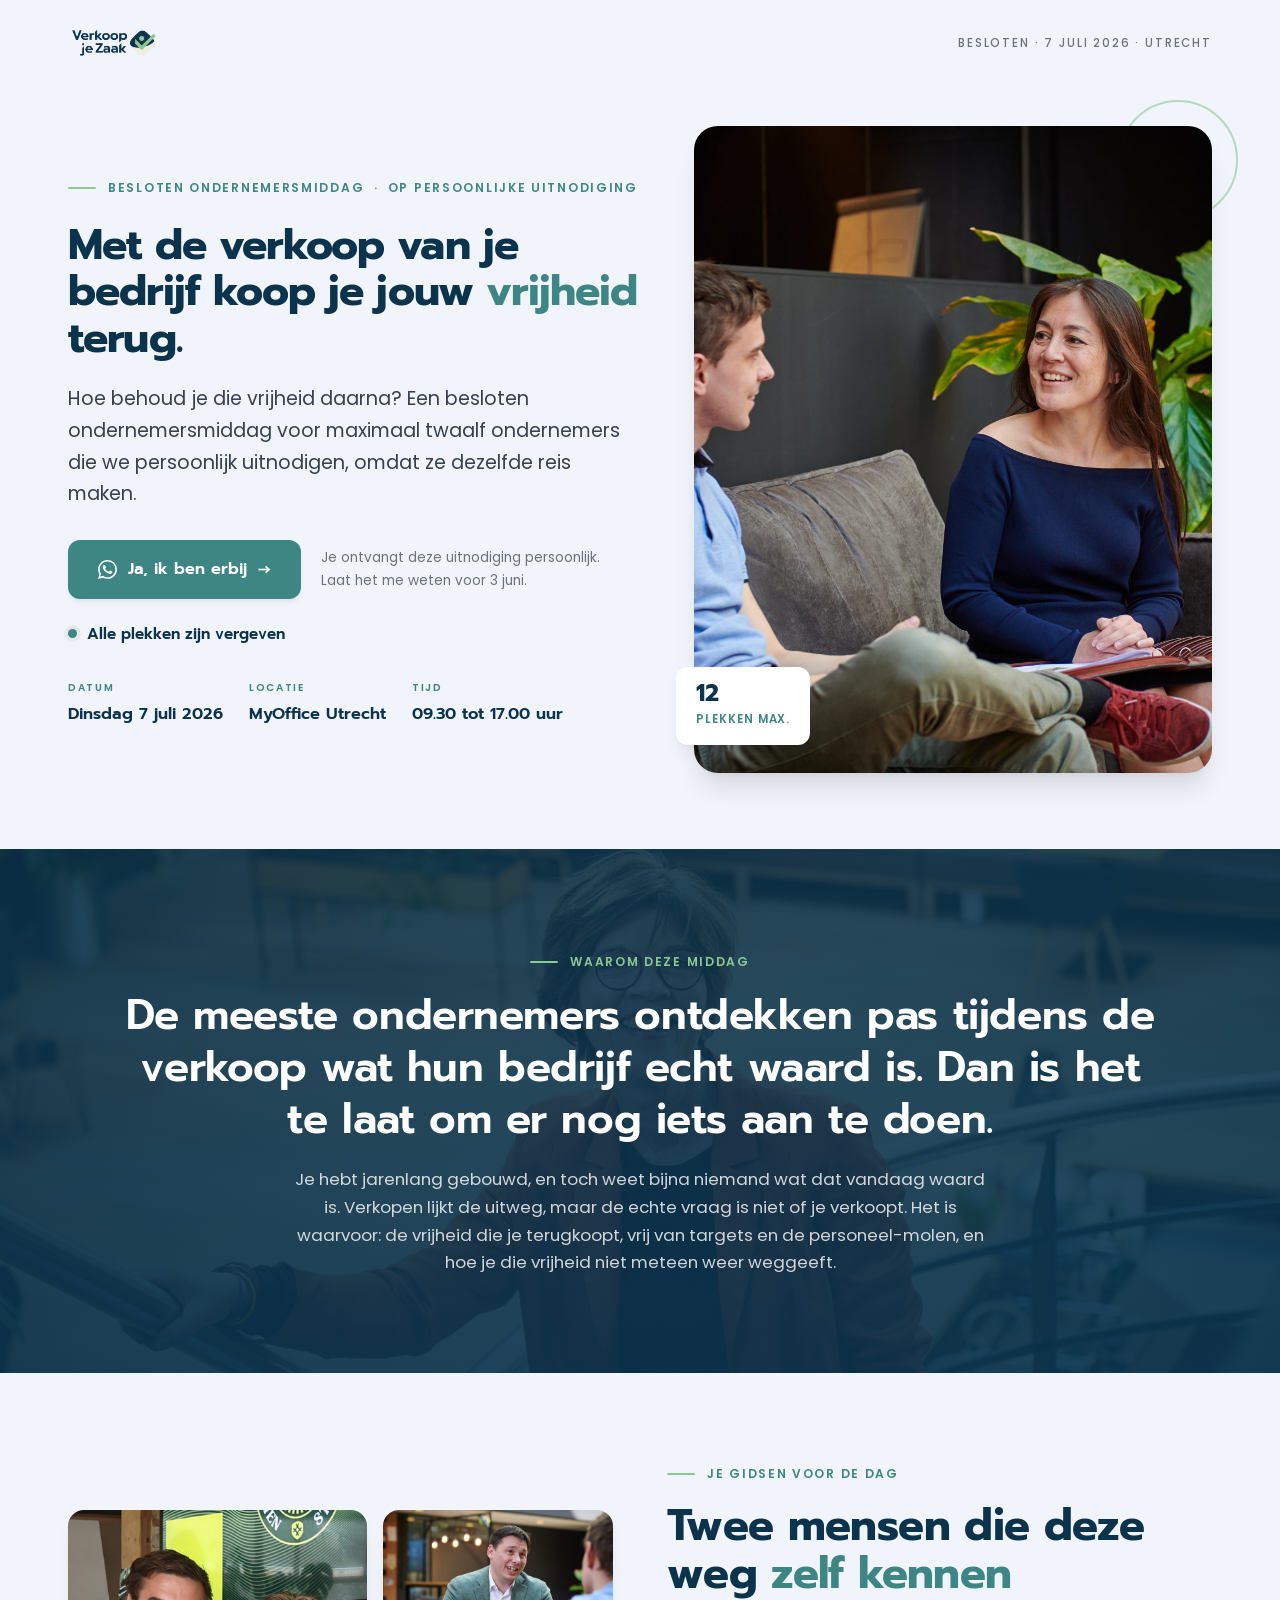
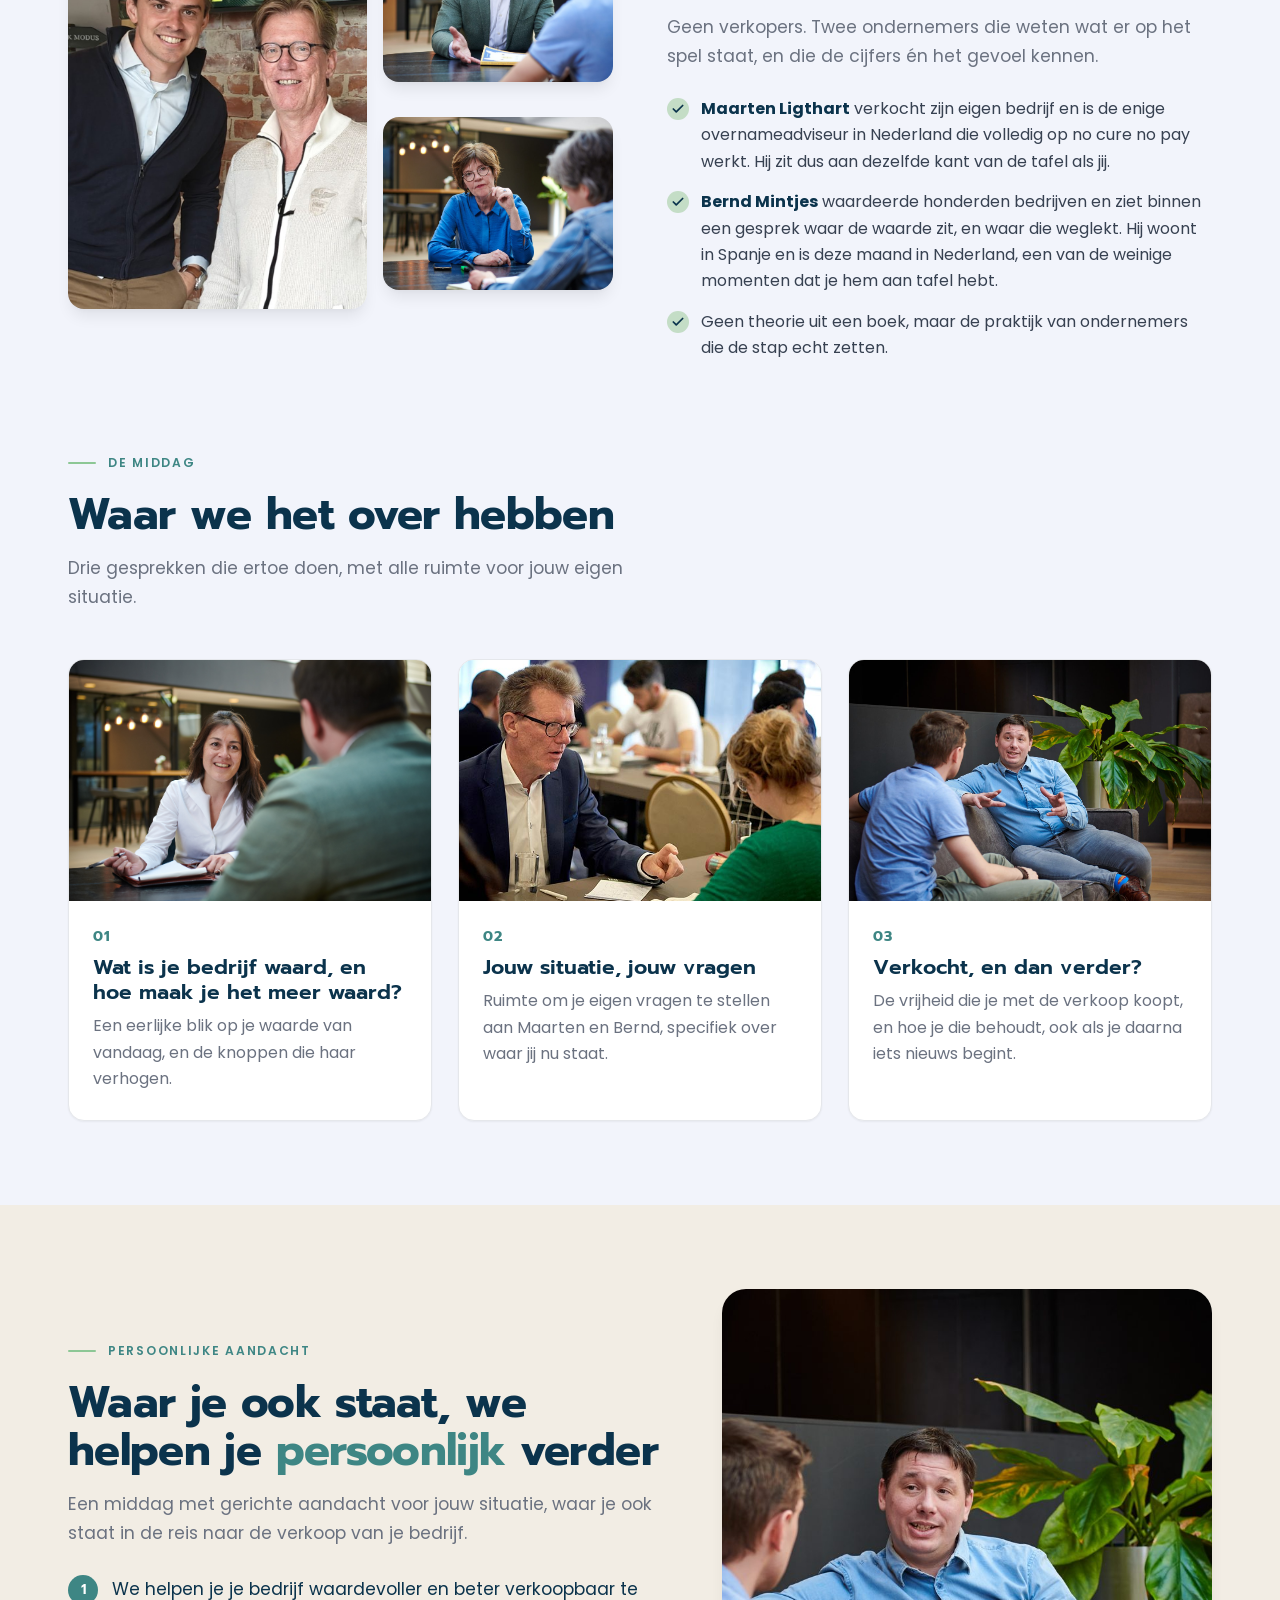
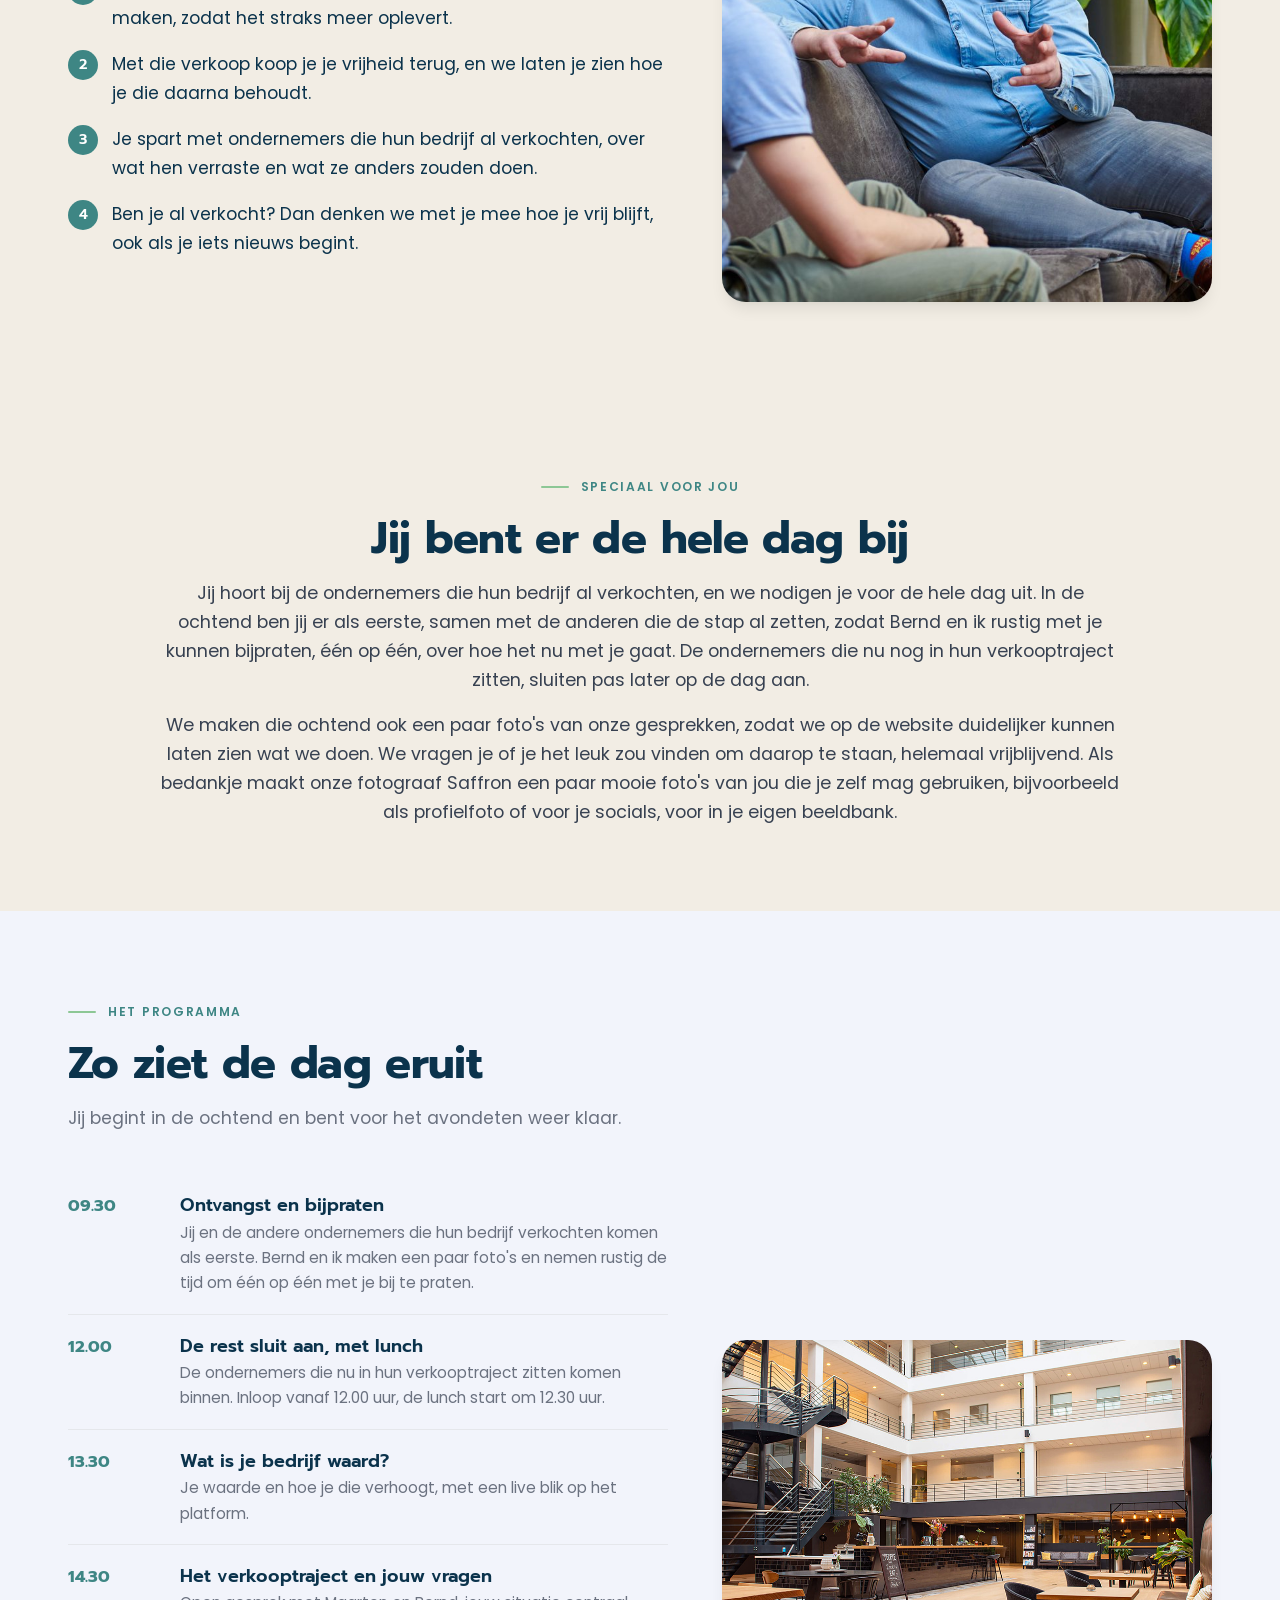
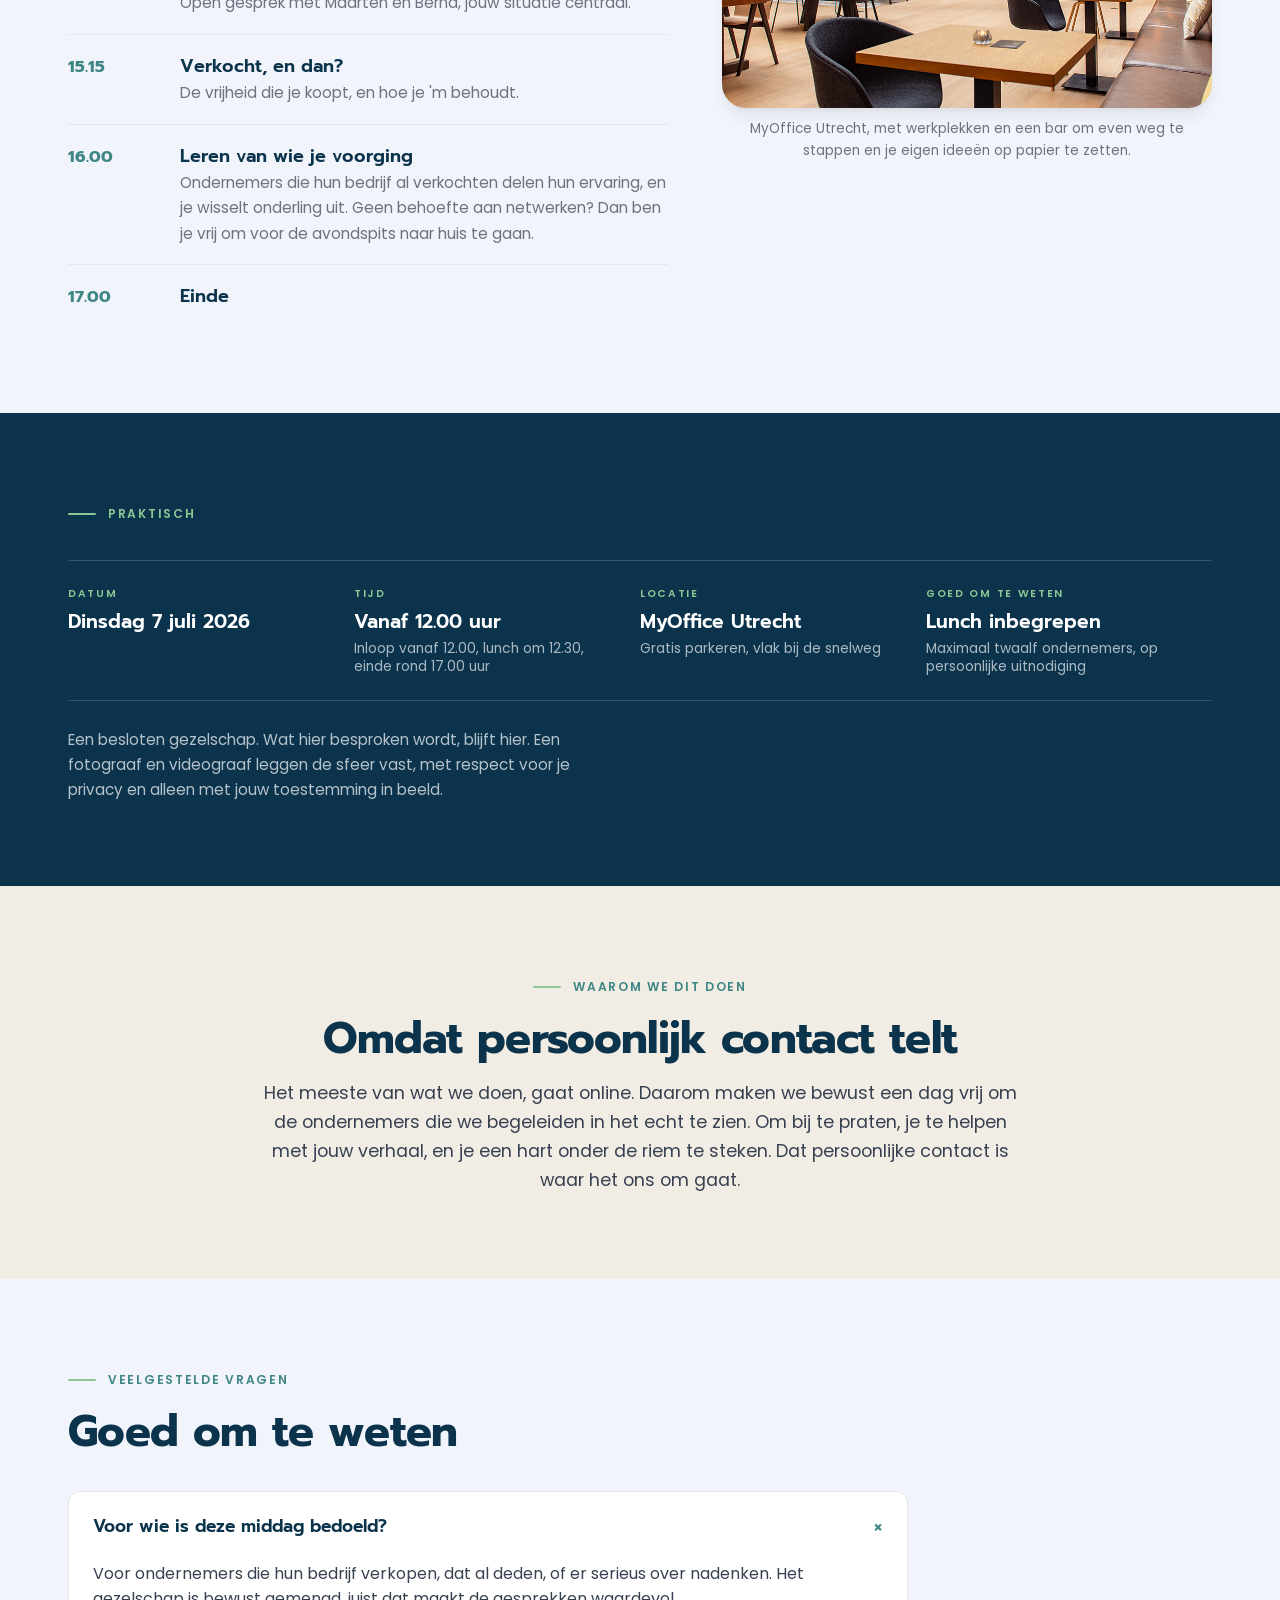
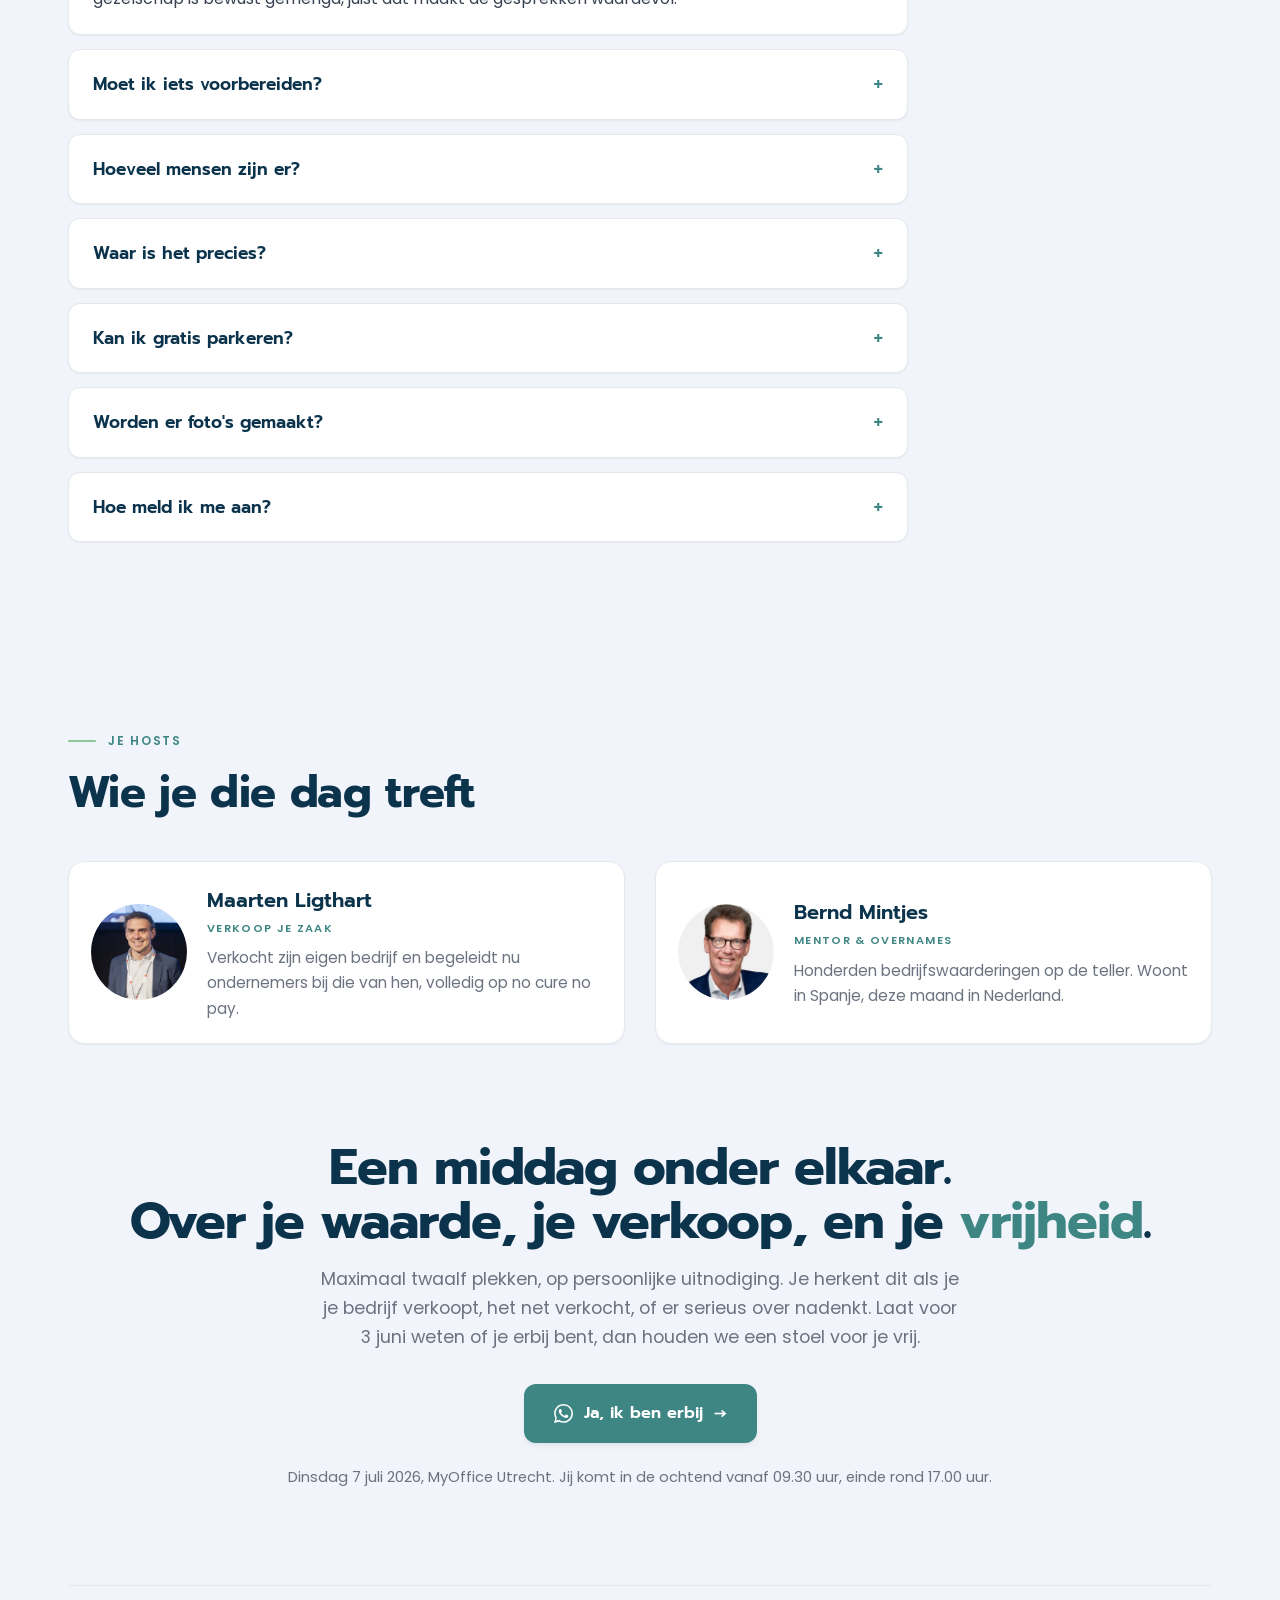
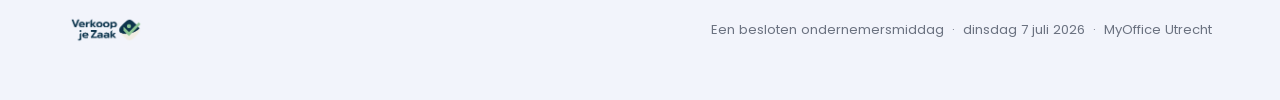
<file: verkocht.html>
<!DOCTYPE html>
<html lang="nl">
<head>
<meta charset="UTF-8">
<meta name="viewport" content="width=device-width, initial-scale=1.0">
<base href="/">
<title>Jouw uitnodiging · Besloten ondernemersmiddag 7 juli 2026</title>
<meta name="description" content="Een besloten middag voor twaalf ondernemers, op persoonlijke uitnodiging. Over wat je bedrijf waard is, hoe je die waarde verhoogt, en de vrijheid die je ermee koopt. Dinsdag 7 juli 2026, MyOffice Utrecht.">
<meta name="robots" content="noindex, nofollow">
<link rel="icon" href="assets/favicon.png">
<link rel="stylesheet" href="brand.css">
<style>
  *{box-sizing:border-box;margin:0;padding:0}
  html{scroll-behavior:smooth}
  body{background:var(--vz-bg-light);color:var(--color-text-body);font-family:var(--font-sans);line-height:var(--leading-relaxed);-webkit-font-smoothing:antialiased;overflow-x:hidden}
  .wrap{max-width:1200px;margin:0 auto;padding:0 28px}
  img{display:block;max-width:100%}
  .accent{color:var(--vz-secondary)}

  /* topbar */
  .topbar{display:flex;justify-content:space-between;align-items:center;padding:26px 0}
  .topbar img{height:34px;width:auto}
  .topbar .stamp{font-size:.72rem;letter-spacing:.16em;text-transform:uppercase;color:var(--color-text-muted);font-weight:500}

  /* buttons */
  .btn{display:inline-flex;align-items:center;gap:11px;cursor:pointer;font-family:var(--font-display);font-weight:600;font-size:1.02rem;background:var(--vz-secondary);color:#fff;text-decoration:none;padding:16px 30px;border-radius:var(--radius-lg);border:none;box-shadow:var(--shadow-md);transition:transform var(--duration-base) var(--ease-out),background var(--duration-base) var(--ease-out),box-shadow var(--duration-base) var(--ease-out)}
  .btn:hover{background:var(--vz-primary);transform:translateY(-2px);box-shadow:var(--shadow-lg)}
  .btn .wa{width:19px;height:19px;fill:currentColor}
  .btn .arrow{transition:transform var(--duration-base) var(--ease-out)}
  .btn:hover .arrow{transform:translateX(4px)}
  .eyebrow{display:inline-flex;align-items:center;gap:12px;font-size:.76rem;letter-spacing:.14em;text-transform:uppercase;color:var(--vz-secondary);font-weight:600}
  .eyebrow::before{content:"";width:28px;height:2px;background:var(--vz-accent);border-radius:2px}

  /* hero */
  .hero{display:grid;grid-template-columns:1.05fr .95fr;gap:54px;align-items:center;padding:40px 0 76px}
  .hero h1{font-family:var(--font-display);font-weight:700;font-size:clamp(1.8rem,3.3vw,2.8rem);line-height:1.1;letter-spacing:-.02em;color:var(--vz-primary);margin:24px 0 0}
  .hero .lede{font-size:clamp(1.05rem,1.5vw,1.22rem);color:var(--color-text-body);max-width:46ch;margin:22px 0 30px}
  .hero .cta-row{display:flex;align-items:center;gap:20px;flex-wrap:wrap}
  .hero .cta-note{font-size:.85rem;color:var(--color-text-muted)}
  .seats{display:inline-flex;align-items:center;gap:10px;margin-top:22px;min-height:24px;font-family:var(--font-display);font-weight:600;font-size:.95rem;color:var(--vz-primary)}
  .seats::before{content:"";width:9px;height:9px;border-radius:var(--radius-full);background:var(--vz-secondary);flex:0 0 auto;box-shadow:0 0 0 4px rgba(0,0,0,.05)}
  .seats b{color:var(--vz-secondary)}
  .hero-meta{display:flex;gap:26px;margin-top:34px;flex-wrap:wrap}
  .hero-meta .k{font-size:.64rem;letter-spacing:.16em;text-transform:uppercase;color:var(--vz-secondary);font-weight:600;margin-bottom:4px}
  .hero-meta .v{font-family:var(--font-display);font-weight:600;color:var(--vz-primary);font-size:1.02rem}
  .hero-img{position:relative}
  .hero-img img{width:100%;aspect-ratio:4/5;object-fit:cover;border-radius:var(--radius-2xl);box-shadow:var(--shadow-xl)}
  .hero-img .badge{position:absolute;left:-18px;bottom:28px;background:#fff;border-radius:var(--radius-lg);box-shadow:var(--shadow-lg);padding:14px 20px}
  .hero-img .badge b{font-family:var(--font-display);color:var(--vz-primary);font-size:1.5rem;display:block;line-height:1}
  .hero-img .badge span{font-size:.72rem;letter-spacing:.08em;text-transform:uppercase;color:var(--vz-secondary);font-weight:600}
  .hero-img .ring{position:absolute;top:-26px;right:-26px;width:120px;height:120px;border:2px solid var(--vz-accent);border-radius:var(--radius-full);opacity:.6;z-index:-1}

  /* stakes full-bleed */
  .stakes{position:relative;margin:0;padding:96px 0;color:#fff;text-align:center}
  .stakes .bg{position:absolute;inset:0;z-index:0}
  .stakes .bg img{width:100%;height:100%;object-fit:cover}
  .stakes .bg::after{content:"";position:absolute;inset:0;background:linear-gradient(180deg,rgba(11,51,76,.86),rgba(11,51,76,.92))}
  .stakes .wrap{position:relative;z-index:1}
  .stakes .big{font-family:var(--font-display);font-weight:600;font-size:clamp(1.6rem,3.4vw,2.6rem);line-height:1.25;letter-spacing:-.01em;max-width:36ch;margin:18px auto 0}
  .stakes .sub{color:rgba(255,255,255,.8);max-width:64ch;margin:20px auto 0;font-size:1.05rem}
  .stakes .eyebrow{color:var(--vz-accent);justify-content:center}
  .stakes .eyebrow::before{background:var(--vz-accent)}

  /* sections */
  .sec{padding:84px 0}
  .sec-head{max-width:60ch}
  .sec-head .eyebrow{margin-bottom:18px}
  .sec h2{font-family:var(--font-display);font-weight:700;font-size:clamp(1.9rem,3.6vw,2.7rem);line-height:1.1;letter-spacing:-.015em;color:var(--vz-primary)}
  .sec h2 em{font-style:normal;color:var(--vz-secondary)}
  .sec .intro{color:var(--color-text-muted);font-size:1.08rem;margin-top:16px;max-width:54ch}

  /* guide */
  .guide{display:grid;grid-template-columns:1fr 1fr;gap:54px;align-items:center}
  .guide .imgs{display:grid;grid-template-columns:1.3fr 1fr;grid-template-rows:auto auto;gap:16px}
  .guide .imgs img{width:100%;border-radius:var(--radius-xl);box-shadow:var(--shadow-lg);object-fit:cover}
  .guide .imgs .big{grid-row:span 2;aspect-ratio:3/4}
  .guide .imgs .small{aspect-ratio:4/3}
  .auth{list-style:none;margin:26px 0 0;display:grid;gap:14px}
  .auth li{display:flex;gap:12px;align-items:flex-start;color:var(--color-text-body)}
  .auth li::before{content:"";flex:none;width:22px;height:22px;margin-top:2px;border-radius:var(--radius-full);background:var(--vz-accent-soft);background-image:url("data:image/svg+xml,%3Csvg xmlns='http://www.w3.org/2000/svg' width='14' height='14' viewBox='0 0 24 24' fill='none' stroke='%230b334c' stroke-width='3' stroke-linecap='round' stroke-linejoin='round'%3E%3Cpath d='M20 6 9 17l-5-5'/%3E%3C/svg%3E");background-repeat:no-repeat;background-position:center}
  .auth li b{color:var(--vz-primary)}

  /* plan */
  .plan{display:grid;grid-template-columns:repeat(3,1fr);gap:26px;margin-top:48px}
  .card{background:var(--color-bg-surface);border:1px solid var(--color-border-default);border-radius:var(--radius-xl);overflow:hidden;box-shadow:var(--shadow-sm);transition:transform var(--duration-slow) var(--ease-out),box-shadow var(--duration-slow) var(--ease-out)}
  .card:hover{transform:translateY(-4px);box-shadow:var(--shadow-lg)}
  .card .ph{aspect-ratio:3/2;overflow:hidden}
  .card .ph img{width:100%;height:100%;object-fit:cover}
  .card .body{padding:24px 24px 28px}
  .card .num{font-family:var(--font-display);font-weight:700;color:var(--vz-secondary);font-size:.9rem;letter-spacing:.1em}
  .card h3{font-family:var(--font-display);font-weight:600;font-size:1.3rem;color:var(--vz-primary);margin:6px 0 8px;line-height:1.2}
  .card p{color:var(--color-text-muted);font-size:1rem}

  /* success */
  .success{background:var(--vz-bg-beige)}
  .success .grid{display:grid;grid-template-columns:1.1fr .9fr;gap:54px;align-items:center}
  .takehome{list-style:none;display:grid;gap:18px;margin:28px 0 0}
  .takehome li{display:flex;gap:14px;align-items:flex-start;font-size:1.08rem;color:var(--vz-primary)}
  .takehome li .n{flex:none;width:30px;height:30px;border-radius:var(--radius-full);background:var(--vz-secondary);color:#fff;font-family:var(--font-display);font-weight:600;display:grid;place-items:center;font-size:.9rem}
  .nopitch{margin-top:30px;background:#fff;border:1px solid var(--color-border-default);border-left:4px solid var(--vz-accent);border-radius:var(--radius-lg);padding:18px 22px;color:var(--vz-primary);font-weight:500;box-shadow:var(--shadow-sm)}
  .success img{width:100%;aspect-ratio:4/5;object-fit:cover;border-radius:var(--radius-2xl);box-shadow:var(--shadow-lg)}

  /* honest full-width band */
  .honest{background:var(--vz-bg-beige)}
  .honest .sec-head{max-width:820px;margin:0 auto;text-align:center}
  .honest .sec-head .eyebrow{justify-content:center}
  .honest .intro{max-width:760px;margin:16px auto 0;font-size:1.1rem;color:var(--color-text-body)}
  .honest.wide .sec-head{max-width:1040px}
  .honest.wide .intro{max-width:960px}

  /* practical band */
  .band{background:var(--vz-primary);color:#fff}
  .band .grid{display:grid;grid-template-columns:repeat(4,1fr);gap:0;margin-top:36px;border-top:1px solid rgba(255,255,255,.16)}
  .band .grid > div{padding:24px 24px 24px 0;border-bottom:1px solid rgba(255,255,255,.16)}
  .band .eyebrow{color:var(--vz-accent)}
  .band .eyebrow::before{background:var(--vz-accent)}
  .band .k{font-size:.66rem;letter-spacing:.16em;text-transform:uppercase;color:var(--vz-accent);font-weight:600;margin-bottom:8px}
  .band .v{font-family:var(--font-display);font-weight:600;font-size:1.2rem;color:#fff;line-height:1.3}
  .band .v small{display:block;font-family:var(--font-sans);font-weight:400;font-size:.86rem;color:rgba(255,255,255,.66);margin-top:5px}
  .band .note{margin-top:26px;color:rgba(255,255,255,.7);font-size:.95rem;max-width:60ch}

  /* hosts */
  .hosts{display:grid;grid-template-columns:repeat(2,1fr);gap:30px;margin-top:44px}
  .host{display:flex;gap:20px;align-items:center;background:var(--color-bg-surface);border:1px solid var(--color-border-default);border-radius:var(--radius-xl);padding:22px;box-shadow:var(--shadow-sm)}
  .host img{flex:none;width:96px;height:96px;border-radius:var(--radius-full);object-fit:cover;object-position:center}
  .host .ini{flex:none;width:96px;height:96px;border-radius:var(--radius-full);display:grid;place-items:center;background:var(--vz-primary);color:#fff;font-family:var(--font-display);font-weight:600;font-size:1.8rem}
  .host .hn{font-family:var(--font-display);font-weight:600;font-size:1.25rem;color:var(--vz-primary)}
  .host .hr{font-size:.7rem;letter-spacing:.12em;text-transform:uppercase;color:var(--vz-secondary);font-weight:600;margin:2px 0 8px}
  .host p{font-size:.96rem;color:var(--color-text-muted)}

  /* closing */
  .closing{text-align:center;padding:96px 0}
  .closing h2{font-family:var(--font-display);font-weight:700;font-size:clamp(2rem,4.6vw,3.2rem);line-height:1.06;letter-spacing:-.02em;color:var(--vz-primary)}
  .closing h2 em{font-style:normal;color:var(--vz-secondary)}
  .closing p{color:var(--color-text-muted);font-size:1.1rem;margin:16px auto 32px;max-width:58ch}
  .closing .note{margin-top:22px;font-size:.92rem;color:var(--color-text-muted)}

  footer{border-top:1px solid var(--color-border-default);padding:30px 0 56px;display:flex;justify-content:space-between;align-items:center;flex-wrap:wrap;gap:14px}
  footer img{height:28px;width:auto}
  footer span{font-size:.82rem;color:var(--color-text-muted)}

  /* programma + faq */
  .prog-grid{display:grid;grid-template-columns:1.1fr .9fr;gap:54px;align-items:center;margin-top:42px}
  .prog-grid figure{margin:0}
  .prog-grid img{width:100%;border-radius:var(--radius-2xl);box-shadow:var(--shadow-lg)}
  .prog-grid figcaption{font-size:.85rem;color:var(--color-text-muted);margin-top:10px;text-align:center}
  .tl{display:grid;grid-template-columns:90px 1fr;gap:22px;padding:18px 0;border-bottom:1px solid var(--color-border-default);align-items:baseline}
  .tl:last-child{border-bottom:none}
  .tl .t{font-family:var(--font-display);font-weight:700;color:var(--vz-secondary);font-variant-numeric:tabular-nums;font-size:1.05rem}
  .tl h4{font-family:var(--font-display);font-weight:600;color:var(--vz-primary);font-size:1.12rem;line-height:1.2}
  .tl p{color:var(--color-text-muted);font-size:.96rem;margin-top:3px}
  .faq{max-width:840px;margin-top:36px}
  .faq details{border:1px solid var(--color-border-default);border-radius:var(--radius-lg);background:var(--color-bg-surface);margin-bottom:14px;box-shadow:var(--shadow-sm)}
  .faq summary{list-style:none;cursor:pointer;padding:20px 24px;font-family:var(--font-display);font-weight:600;color:var(--vz-primary);font-size:1.08rem;display:flex;justify-content:space-between;align-items:center;gap:16px}
  .faq summary::-webkit-details-marker{display:none}
  .faq summary::after{content:"+";font-size:1.6rem;line-height:1;color:var(--vz-secondary);font-weight:400;transition:transform var(--duration-base) var(--ease-out)}
  .faq details[open] summary::after{transform:rotate(45deg)}
  .faq .a{padding:0 24px 22px;color:var(--color-text-body);line-height:1.6}
  .faq .a a{color:var(--vz-secondary);font-weight:600}
  @media(max-width:860px){.prog-grid{grid-template-columns:1fr;gap:28px}.tl{grid-template-columns:70px 1fr;gap:14px}}

  html.js .reveal{opacity:0;transform:translateY(20px)}
  html.js .reveal.in{opacity:1;transform:none;transition:opacity .8s var(--ease-out),transform .8s var(--ease-out)}

  @media(max-width:860px){
    .hero{grid-template-columns:1fr;gap:36px}
    .hero-img{order:-1}
    .hero-img img{aspect-ratio:3/2}
    .guide{grid-template-columns:1fr;gap:30px}
    .success .grid{grid-template-columns:1fr;gap:30px}
    .plan{grid-template-columns:1fr}
    .band .grid{grid-template-columns:1fr}
    .band .grid > div{padding:20px 0}
    .hosts{grid-template-columns:1fr}
    .sec{padding:60px 0}
    .stakes{padding:72px 0}
  }
  @media(prefers-reduced-motion:reduce){*{animation:none!important;transition:none!important}html.js .reveal{opacity:1;transform:none}}
</style>
</head>
<body>

<div class="wrap">
  <div class="topbar">
    <img src="assets/logo-primary.png" alt="Verkoop je Zaak">
    <div class="stamp">Besloten · 7 juli 2026 · Utrecht</div>
  </div>

  <header class="hero">
    <div>
      <div class="eyebrow reveal">Besloten ondernemersmiddag &nbsp;·&nbsp; op persoonlijke uitnodiging</div>
      <h1 class="reveal">Met de verkoop van je bedrijf koop je jouw <span class="accent">vrijheid</span> terug.</h1>
      <p class="lede reveal">Hoe behoud je die vrijheid daarna? Een besloten ondernemersmiddag voor maximaal twaalf ondernemers die we persoonlijk uitnodigen, omdat ze dezelfde reis maken.</p>
      <div class="cta-row reveal">
        <a class="btn" href="https://wa.me/31646016688?text=Hoi%20Maarten%2C%20ik%20ben%20erbij%20op%207%20juli." target="_blank" rel="noopener">
          <svg class="wa" viewBox="0 0 24 24" aria-hidden="true"><path d="M.057 24l1.687-6.163a11.867 11.867 0 01-1.587-5.945C.16 5.335 5.495 0 12.05 0a11.82 11.82 0 018.413 3.488 11.82 11.82 0 013.48 8.414c-.003 6.557-5.338 11.892-11.893 11.892a11.9 11.9 0 01-5.688-1.448L.057 24zm6.597-3.807c1.676.995 3.276 1.591 5.392 1.592 5.448 0 9.886-4.434 9.889-9.885.002-5.462-4.415-9.89-9.881-9.892-5.452 0-9.887 4.434-9.889 9.884a9.86 9.86 0 001.51 5.26l-.999 3.648 3.748-.748zm11.387-5.464c-.074-.124-.272-.198-.57-.347-.297-.149-1.758-.868-2.031-.967-.272-.099-.47-.149-.669.149-.198.297-.768.967-.941 1.165-.173.198-.347.223-.644.074-.297-.149-1.255-.462-2.39-1.475-.883-.788-1.48-1.761-1.653-2.059-.173-.297-.018-.458.13-.606.134-.133.297-.347.446-.521.151-.172.2-.296.3-.495.099-.198.05-.372-.025-.521-.075-.148-.669-1.611-.916-2.206-.242-.579-.487-.501-.669-.51l-.57-.01c-.198 0-.52.074-.792.372-.272.297-1.04 1.016-1.04 2.479 0 1.462 1.065 2.875 1.213 3.074.149.198 2.096 3.2 5.077 4.487.709.306 1.263.489 1.694.626.712.226 1.36.194 1.872.118.571-.085 1.758-.719 2.006-1.413.248-.695.248-1.29.173-1.414z"/></svg>
          Ja, ik ben erbij <span class="arrow">&rarr;</span>
        </a>
        <span class="cta-note">Je ontvangt deze uitnodiging persoonlijk.<br>Laat het me weten voor 3 juni.</span>
      </div>
      <div class="seats reveal" id="seats" aria-live="polite">Een beperkt aantal plekken beschikbaar</div>
      <div class="hero-meta reveal">
        <div><div class="k">Datum</div><div class="v">Dinsdag 7 juli 2026</div></div>
        <div><div class="k">Locatie</div><div class="v">MyOffice Utrecht</div></div>
        <div><div class="k">Tijd</div><div class="v">09.30 tot 17.00 uur</div></div>
      </div>
    </div>
    <div class="hero-img reveal">
      <span class="ring"></span>
      <img src="img/gesprek-1.jpg" alt="Ondernemers in gesprek op de locatie in Utrecht">
      <div class="badge"><b>12</b><span>plekken max.</span></div>
    </div>
  </header>
</div>

<section class="stakes">
  <div class="bg"><img src="img/locatie.jpg" alt=""></div>
  <div class="wrap">
    <div class="eyebrow reveal">Waarom deze middag</div>
    <p class="big reveal">De meeste ondernemers ontdekken pas tijdens de verkoop wat hun bedrijf echt waard is. Dan is het te laat om er nog iets aan te doen.</p>
    <p class="sub reveal">Je hebt jarenlang gebouwd, en toch weet bijna niemand wat dat vandaag waard is. Verkopen lijkt de uitweg, maar de echte vraag is niet of je verkoopt. Het is waarvoor: de vrijheid die je terugkoopt, vrij van targets en de personeel-molen, en hoe je die vrijheid niet meteen weer weggeeft.</p>
  </div>
</section>

<section class="sec">
  <div class="wrap">
    <div class="guide">
      <div class="imgs reveal">
        <img class="big" src="img/duo.jpg" alt="Maarten Ligthart en Bernd Mintjes">
        <img class="small" src="img/gesprek-3.jpg" alt="Ondernemer in gesprek op de locatie">
        <img class="small" src="img/gesprek-2.jpg" alt="Adviesgesprek op de locatie">
      </div>
      <div class="reveal">
        <div class="eyebrow" style="margin-bottom:18px">Je gidsen voor de dag</div>
        <h2>Twee mensen die deze weg <em>zelf kennen</em></h2>
        <p class="intro">Geen verkopers. Twee ondernemers die weten wat er op het spel staat, en die de cijfers én het gevoel kennen.</p>
        <ul class="auth">
          <li><span><b>Maarten Ligthart</b> verkocht zijn eigen bedrijf en is de enige overnameadviseur in Nederland die volledig op no cure no pay werkt. Hij zit dus aan dezelfde kant van de tafel als jij.</span></li>
          <li><span><b>Bernd Mintjes</b> waardeerde honderden bedrijven en ziet binnen een gesprek waar de waarde zit, en waar die weglekt. Hij woont in Spanje en is deze maand in Nederland, een van de weinige momenten dat je hem aan tafel hebt.</span></li>
          <li><span>Geen theorie uit een boek, maar de praktijk van ondernemers die de stap echt zetten.</span></li>
        </ul>
      </div>
    </div>
  </div>
</section>

<section class="sec" style="padding-top:0">
  <div class="wrap">
    <div class="sec-head reveal">
      <div class="eyebrow">De middag</div>
      <h2>Waar we het over hebben</h2>
      <p class="intro">Drie gesprekken die ertoe doen, met alle ruimte voor jouw eigen situatie.</p>
    </div>
    <div class="plan">
      <div class="card reveal">
        <div class="ph"><img src="img/shoot-utrecht-982.jpg" alt="Ondernemer in gesprek over de waarde van zijn bedrijf"></div>
        <div class="body">
          <div class="num">01</div>
          <h3>Wat is je bedrijf waard, en hoe maak je het meer waard?</h3>
          <p>Een eerlijke blik op je waarde van vandaag, en de knoppen die haar verhogen.</p>
        </div>
      </div>
      <div class="card reveal">
        <div class="ph"><img src="img/situatie-vragen.jpg" alt="Ondernemer in gesprek over zijn eigen situatie"></div>
        <div class="body">
          <div class="num">02</div>
          <h3>Jouw situatie, jouw vragen</h3>
          <p>Ruimte om je eigen vragen te stellen aan Maarten en Bernd, specifiek over waar jij nu staat.</p>
        </div>
      </div>
      <div class="card reveal">
        <div class="ph"><img src="img/gesprek-4.jpg" alt="Ondernemers wisselen ervaringen uit"></div>
        <div class="body">
          <div class="num">03</div>
          <h3>Verkocht, en dan verder?</h3>
          <p>De vrijheid die je met de verkoop koopt, en hoe je die behoudt, ook als je daarna iets nieuws begint.</p>
        </div>
      </div>
    </div>
  </div>
</section>

<section class="sec success">
  <div class="wrap">
    <div class="grid">
      <div class="reveal">
        <div class="eyebrow" style="margin-bottom:18px">Persoonlijke aandacht</div>
        <h2>Waar je ook staat, we helpen je <em>persoonlijk</em> verder</h2>
        <p class="intro">Een middag met gerichte aandacht voor jouw situatie, waar je ook staat in de reis naar de verkoop van je bedrijf.</p>
        <ul class="takehome">
          <li><span class="n">1</span><span>We helpen je je bedrijf waardevoller en beter verkoopbaar te maken, zodat het straks meer oplevert.</span></li>
          <li><span class="n">2</span><span>Met die verkoop koop je je vrijheid terug, en we laten je zien hoe je die daarna behoudt.</span></li>
          <li><span class="n">3</span><span>Je spart met ondernemers die hun bedrijf al verkochten, over wat hen verraste en wat ze anders zouden doen.</span></li>
          <li><span class="n">4</span><span>Ben je al verkocht? Dan denken we met je mee hoe je vrij blijft, ook als je iets nieuws begint.</span></li>
        </ul>
      </div>
      <div class="reveal">
        <img src="img/gesprek-4.jpg" alt="Ondernemers wisselen ervaringen uit">
      </div>
    </div>
  </div>
</section>

<section class="sec honest wide">
  <div class="wrap">
    <div class="sec-head reveal">
      <div class="eyebrow">Speciaal voor jou</div>
      <h2>Jij bent er de hele dag bij</h2>
      <p class="intro">Jij hoort bij de ondernemers die hun bedrijf al verkochten, en we nodigen je voor de hele dag uit. In de ochtend ben jij er als eerste, samen met de anderen die de stap al zetten, zodat Bernd en ik rustig met je kunnen bijpraten, één op één, over hoe het nu met je gaat. De ondernemers die nu nog in hun verkooptraject zitten, sluiten pas later op de dag aan.</p>
      <p class="intro">We maken die ochtend ook een paar foto's van onze gesprekken, zodat we op de website duidelijker kunnen laten zien wat we doen. We vragen je of je het leuk zou vinden om daarop te staan, helemaal vrijblijvend. Als bedankje maakt onze fotograaf Saffron een paar mooie foto's van jou die je zelf mag gebruiken, bijvoorbeeld als profielfoto of voor je socials, voor in je eigen beeldbank.</p>
    </div>
  </div>
</section>

<section class="sec programma">
  <div class="wrap">
    <div class="sec-head reveal">
      <div class="eyebrow">Het programma</div>
      <h2>Zo ziet de dag eruit</h2>
      <p class="intro">Jij begint in de ochtend en bent voor het avondeten weer klaar.</p>
    </div>
    <div class="prog-grid">
      <div class="timeline reveal">
        <div class="tl"><div class="t">09.30</div><div><h4>Ontvangst en bijpraten</h4><p>Jij en de andere ondernemers die hun bedrijf verkochten komen als eerste. Bernd en ik maken een paar foto's en nemen rustig de tijd om één op één met je bij te praten.</p></div></div>
        <div class="tl"><div class="t">12.00</div><div><h4>De rest sluit aan, met lunch</h4><p>De ondernemers die nu in hun verkooptraject zitten komen binnen. Inloop vanaf 12.00 uur, de lunch start om 12.30 uur.</p></div></div>
        <div class="tl"><div class="t">13.30</div><div><h4>Wat is je bedrijf waard?</h4><p>Je waarde en hoe je die verhoogt, met een live blik op het platform.</p></div></div>
        <div class="tl"><div class="t">14.30</div><div><h4>Het verkooptraject en jouw vragen</h4><p>Open gesprek met Maarten en Bernd, jouw situatie centraal.</p></div></div>
        <div class="tl"><div class="t">15.15</div><div><h4>Verkocht, en dan?</h4><p>De vrijheid die je koopt, en hoe je 'm behoudt.</p></div></div>
        <div class="tl"><div class="t">16.00</div><div><h4>Leren van wie je voorging</h4><p>Ondernemers die hun bedrijf al verkochten delen hun ervaring, en je wisselt onderling uit. Geen behoefte aan netwerken? Dan ben je vrij om voor de avondspits naar huis te gaan.</p></div></div>
        <div class="tl"><div class="t">17.00</div><div><h4>Einde</h4></div></div>
      </div>
      <figure class="reveal">
        <img src="img/myoffice-utrecht.jpg" alt="MyOffice Utrecht, met werkplekken en een bar">
        <figcaption>MyOffice Utrecht, met werkplekken en een bar om even weg te stappen en je eigen ideeën op papier te zetten.</figcaption>
      </figure>
    </div>
  </div>
</section>

<section class="sec band">
  <div class="wrap">
    <div class="eyebrow reveal">Praktisch</div>
    <div class="grid">
      <div class="reveal"><div class="k">Datum</div><div class="v">Dinsdag 7 juli 2026</div></div>
      <div class="reveal"><div class="k">Tijd</div><div class="v">Vanaf 12.00 uur<small>Inloop vanaf 12.00, lunch om 12.30, einde rond 17.00 uur</small></div></div>
      <div class="reveal"><div class="k">Locatie</div><div class="v">MyOffice Utrecht<small>Gratis parkeren, vlak bij de snelweg</small></div></div>
      <div class="reveal"><div class="k">Goed om te weten</div><div class="v">Lunch inbegrepen<small>Maximaal twaalf ondernemers, op persoonlijke uitnodiging</small></div></div>
    </div>
    <p class="note reveal">Een besloten gezelschap. Wat hier besproken wordt, blijft hier. Een fotograaf en videograaf leggen de sfeer vast, met respect voor je privacy en alleen met jouw toestemming in beeld.</p>
  </div>
</section>

<section class="sec honest">
  <div class="wrap">
    <div class="sec-head reveal">
      <div class="eyebrow">Waarom we dit doen</div>
      <h2>Omdat persoonlijk contact telt</h2>
      <p class="intro">Het meeste van wat we doen, gaat online. Daarom maken we bewust een dag vrij om de ondernemers die we begeleiden in het echt te zien. Om bij te praten, je te helpen met jouw verhaal, en je een hart onder de riem te steken. Dat persoonlijke contact is waar het ons om gaat.</p>
    </div>
  </div>
</section>

<section class="sec">
  <div class="wrap">
    <div class="sec-head reveal">
      <div class="eyebrow">Veelgestelde vragen</div>
      <h2>Goed om te weten</h2>
    </div>
    <div class="faq reveal">
      <details open>
        <summary>Voor wie is deze middag bedoeld?</summary>
        <div class="a">Voor ondernemers die hun bedrijf verkopen, dat al deden, of er serieus over nadenken. Het gezelschap is bewust gemengd, juist dat maakt de gesprekken waardevol.</div>
      </details>
      <details>
        <summary>Moet ik iets voorbereiden?</summary>
        <div class="a">Nee. Kom zoals je bent. Heb je vragen over je eigen situatie, neem ze mee, daar is alle ruimte voor.</div>
      </details>
      <details>
        <summary>Hoeveel mensen zijn er?</summary>
        <div class="a">Maximaal twaalf, bewust klein gehouden zodat er echte gesprekken ontstaan en iedereen aan bod komt.</div>
      </details>
      <details>
        <summary>Waar is het precies?</summary>
        <div class="a">MyOffice Utrecht, Computerweg 22-24, 3542 DR Utrecht (bedrijventerrein Lage Weide). <a href="https://www.google.com/maps/search/?api=1&amp;query=MyOffice%20Computerweg%2022-24%20Utrecht" target="_blank" rel="noopener">Bekijk op de kaart</a>.</div>
      </details>
      <details>
        <summary>Kan ik gratis parkeren?</summary>
        <div class="a">Ja. Er is een eigen parkeerterrein en je parkeert gratis voor de deur. De locatie ligt vlak bij de afritten van de A2 en A27.</div>
      </details>
      <details>
        <summary>Worden er foto's gemaakt?</summary>
        <div class="a">Er zijn een fotograaf en videograaf aanwezig. Je komt alleen in beeld als je daar toestemming voor geeft, dat vragen we ter plekke.</div>
      </details>
      <details>
        <summary>Hoe meld ik me aan?</summary>
        <div class="a">Stuur een bericht via WhatsApp, het liefst voor 3 juni. Eén regel is genoeg.</div>
      </details>
    </div>
  </div>
</section>

<section class="sec" style="padding-bottom:0">
  <div class="wrap">
    <div class="sec-head reveal">
      <div class="eyebrow">Je hosts</div>
      <h2>Wie je die dag treft</h2>
    </div>
    <div class="hosts">
      <div class="host reveal">
        <img src="img/portret-maarten.jpg" alt="Maarten Ligthart">
        <div>
          <div class="hn">Maarten Ligthart</div>
          <div class="hr">Verkoop je Zaak</div>
          <p>Verkocht zijn eigen bedrijf en begeleidt nu ondernemers bij die van hen, volledig op no cure no pay.</p>
        </div>
      </div>
      <div class="host reveal">
        <img src="img/portret-bernd.jpg" alt="Bernd Mintjes">
        <div>
          <div class="hn">Bernd Mintjes</div>
          <div class="hr">Mentor &amp; overnames</div>
          <p>Honderden bedrijfswaarderingen op de teller. Woont in Spanje, deze maand in Nederland.</p>
        </div>
      </div>
    </div>
  </div>
</section>

<section class="closing">
  <div class="wrap">
    <h2 class="reveal">Een middag onder elkaar.<br>Over je waarde, je verkoop, en je <em>vrijheid</em>.</h2>
    <p class="reveal">Maximaal twaalf plekken, op persoonlijke uitnodiging. Je herkent dit als je je bedrijf verkoopt, het net verkocht, of er serieus over nadenkt. Laat voor 3 juni weten of je erbij bent, dan houden we een stoel voor je vrij.</p>
    <a class="btn reveal" href="https://wa.me/31646016688?text=Hoi%20Maarten%2C%20ik%20ben%20erbij%20op%207%20juli." target="_blank" rel="noopener">
      <svg class="wa" viewBox="0 0 24 24" aria-hidden="true"><path d="M.057 24l1.687-6.163a11.867 11.867 0 01-1.587-5.945C.16 5.335 5.495 0 12.05 0a11.82 11.82 0 018.413 3.488 11.82 11.82 0 013.48 8.414c-.003 6.557-5.338 11.892-11.893 11.892a11.9 11.9 0 01-5.688-1.448L.057 24zm6.597-3.807c1.676.995 3.276 1.591 5.392 1.592 5.448 0 9.886-4.434 9.889-9.885.002-5.462-4.415-9.89-9.881-9.892-5.452 0-9.887 4.434-9.889 9.884a9.86 9.86 0 001.51 5.26l-.999 3.648 3.748-.748zm11.387-5.464c-.074-.124-.272-.198-.57-.347-.297-.149-1.758-.868-2.031-.967-.272-.099-.47-.149-.669.149-.198.297-.768.967-.941 1.165-.173.198-.347.223-.644.074-.297-.149-1.255-.462-2.39-1.475-.883-.788-1.48-1.761-1.653-2.059-.173-.297-.018-.458.13-.606.134-.133.297-.347.446-.521.151-.172.2-.296.3-.495.099-.198.05-.372-.025-.521-.075-.148-.669-1.611-.916-2.206-.242-.579-.487-.501-.669-.51l-.57-.01c-.198 0-.52.074-.792.372-.272.297-1.04 1.016-1.04 2.479 0 1.462 1.065 2.875 1.213 3.074.149.198 2.096 3.2 5.077 4.487.709.306 1.263.489 1.694.626.712.226 1.36.194 1.872.118.571-.085 1.758-.719 2.006-1.413.248-.695.248-1.29.173-1.414z"/></svg>
      Ja, ik ben erbij <span class="arrow">&rarr;</span>
    </a>
    <div class="note reveal">Dinsdag 7 juli 2026, MyOffice Utrecht. Jij komt in de ochtend vanaf 09.30 uur, einde rond 17.00 uur.</div>
  </div>
</section>

<div class="wrap">
  <footer>
    <img src="assets/logo-primary.png" alt="Verkoop je Zaak">
    <span>Een besloten ondernemersmiddag &nbsp;·&nbsp; dinsdag 7 juli 2026 &nbsp;·&nbsp; MyOffice Utrecht</span>
  </footer>
</div>

<script>
  document.documentElement.classList.add('js');
  const io=new IntersectionObserver((es)=>{es.forEach(e=>{if(e.isIntersecting){e.target.classList.add('in');io.unobserve(e.target);}})},{threshold:.12,rootMargin:'0px 0px -6% 0px'});
  document.querySelectorAll('.reveal').forEach(el=>io.observe(el));

  // Live teller beschikbare plekken, gevoed door plekken.json op dezelfde origin.
  (function(){
    var el=document.getElementById('seats');
    if(!el)return;
    fetch('plekken.json?v='+Date.now(),{cache:'no-store'})
      .then(function(r){if(!r.ok)throw new Error('http '+r.status);return r.json();})
      .then(function(d){
        var n=d&&d.plekken_open;
        if(typeof n!=='number'||n<0||!isFinite(n))return; // ongeldig: laat fallback-tekst staan
        if(n===0){el.textContent='Alle plekken zijn vergeven';return;}
        el.textContent='';
        el.appendChild(document.createTextNode('Nog '));
        var b=document.createElement('b'); b.textContent=String(n); el.appendChild(b);
        el.appendChild(document.createTextNode(' '+(n===1?'plek':'plekken')+' beschikbaar'));
      })
      .catch(function(){ /* fetch mislukt: fallback-tekst blijft staan */ });
  })();
</script>


</body>
</html>
</file>
<file: brand.css>
/* ============================================================
   Verkoop je Zaak — Design System Tokens
   Bron: brandbook (PDF) + verkoopjezaak/verkoopklaar (src/index.css,
   .claude/rules/styling.md)
   ============================================================ */

/* Webfonts.
   Poppins = body + display fallback (lokaal in fonts/, alle gewichten + italics).
   Prompt  = display/koppen/buttons. Volledig lokaal. */
@font-face { font-family: 'Poppins'; font-style: normal; font-weight: 100; src: url('fonts/Poppins-Thin.ttf') format('truetype'); font-display: swap; }
@font-face { font-family: 'Poppins'; font-style: italic; font-weight: 100; src: url('fonts/Poppins-ThinItalic.ttf') format('truetype'); font-display: swap; }
@font-face { font-family: 'Poppins'; font-style: normal; font-weight: 200; src: url('fonts/Poppins-ExtraLight.ttf') format('truetype'); font-display: swap; }
@font-face { font-family: 'Poppins'; font-style: italic; font-weight: 200; src: url('fonts/Poppins-ExtraLightItalic.ttf') format('truetype'); font-display: swap; }
@font-face { font-family: 'Poppins'; font-style: normal; font-weight: 300; src: url('fonts/Poppins-Light.ttf') format('truetype'); font-display: swap; }
@font-face { font-family: 'Poppins'; font-style: italic; font-weight: 300; src: url('fonts/Poppins-LightItalic.ttf') format('truetype'); font-display: swap; }
@font-face { font-family: 'Poppins'; font-style: normal; font-weight: 400; src: url('fonts/Poppins-Regular.ttf') format('truetype'); font-display: swap; }
@font-face { font-family: 'Poppins'; font-style: italic; font-weight: 400; src: url('fonts/Poppins-Italic.ttf') format('truetype'); font-display: swap; }
@font-face { font-family: 'Poppins'; font-style: normal; font-weight: 500; src: url('fonts/Poppins-Medium.ttf') format('truetype'); font-display: swap; }
@font-face { font-family: 'Poppins'; font-style: italic; font-weight: 500; src: url('fonts/Poppins-MediumItalic.ttf') format('truetype'); font-display: swap; }
@font-face { font-family: 'Poppins'; font-style: normal; font-weight: 600; src: url('fonts/Poppins-SemiBold.ttf') format('truetype'); font-display: swap; }
@font-face { font-family: 'Poppins'; font-style: italic; font-weight: 600; src: url('fonts/Poppins-SemiBoldItalic.ttf') format('truetype'); font-display: swap; }
@font-face { font-family: 'Poppins'; font-style: normal; font-weight: 700; src: url('fonts/Poppins-Bold.ttf') format('truetype'); font-display: swap; }
@font-face { font-family: 'Poppins'; font-style: italic; font-weight: 700; src: url('fonts/Poppins-BoldItalic.ttf') format('truetype'); font-display: swap; }
@font-face { font-family: 'Poppins'; font-style: normal; font-weight: 800; src: url('fonts/Poppins-ExtraBold.ttf') format('truetype'); font-display: swap; }
@font-face { font-family: 'Poppins'; font-style: italic; font-weight: 800; src: url('fonts/Poppins-ExtraBoldItalic.ttf') format('truetype'); font-display: swap; }
@font-face { font-family: 'Poppins'; font-style: normal; font-weight: 900; src: url('fonts/Poppins-Black.ttf') format('truetype'); font-display: swap; }
@font-face { font-family: 'Poppins'; font-style: italic; font-weight: 900; src: url('fonts/Poppins-BlackItalic.ttf') format('truetype'); font-display: swap; }

/* Prompt — display/koppen/buttons. Volledig lokaal, alle gewichten + italics. */
@font-face { font-family: 'Prompt'; font-style: normal; font-weight: 100; src: url('fonts/Prompt-Thin.ttf') format('truetype'); font-display: swap; }
@font-face { font-family: 'Prompt'; font-style: italic; font-weight: 100; src: url('fonts/Prompt-ThinItalic.ttf') format('truetype'); font-display: swap; }
@font-face { font-family: 'Prompt'; font-style: normal; font-weight: 200; src: url('fonts/Prompt-ExtraLight.ttf') format('truetype'); font-display: swap; }
@font-face { font-family: 'Prompt'; font-style: italic; font-weight: 200; src: url('fonts/Prompt-ExtraLightItalic.ttf') format('truetype'); font-display: swap; }
@font-face { font-family: 'Prompt'; font-style: normal; font-weight: 300; src: url('fonts/Prompt-Light.ttf') format('truetype'); font-display: swap; }
@font-face { font-family: 'Prompt'; font-style: italic; font-weight: 300; src: url('fonts/Prompt-LightItalic.ttf') format('truetype'); font-display: swap; }
@font-face { font-family: 'Prompt'; font-style: normal; font-weight: 400; src: url('fonts/Prompt-Regular.ttf') format('truetype'); font-display: swap; }
@font-face { font-family: 'Prompt'; font-style: italic; font-weight: 400; src: url('fonts/Prompt-Italic.ttf') format('truetype'); font-display: swap; }
@font-face { font-family: 'Prompt'; font-style: normal; font-weight: 500; src: url('fonts/Prompt-Medium.ttf') format('truetype'); font-display: swap; }
@font-face { font-family: 'Prompt'; font-style: italic; font-weight: 500; src: url('fonts/Prompt-MediumItalic.ttf') format('truetype'); font-display: swap; }
@font-face { font-family: 'Prompt'; font-style: normal; font-weight: 600; src: url('fonts/Prompt-SemiBold.ttf') format('truetype'); font-display: swap; }
@font-face { font-family: 'Prompt'; font-style: italic; font-weight: 600; src: url('fonts/Prompt-SemiBoldItalic.ttf') format('truetype'); font-display: swap; }
@font-face { font-family: 'Prompt'; font-style: normal; font-weight: 700; src: url('fonts/Prompt-Bold.ttf') format('truetype'); font-display: swap; }
@font-face { font-family: 'Prompt'; font-style: italic; font-weight: 700; src: url('fonts/Prompt-BoldItalic.ttf') format('truetype'); font-display: swap; }
@font-face { font-family: 'Prompt'; font-style: normal; font-weight: 800; src: url('fonts/Prompt-ExtraBold.ttf') format('truetype'); font-display: swap; }
@font-face { font-family: 'Prompt'; font-style: italic; font-weight: 800; src: url('fonts/Prompt-ExtraBoldItalic.ttf') format('truetype'); font-display: swap; }
@font-face { font-family: 'Prompt'; font-style: normal; font-weight: 900; src: url('fonts/Prompt-Black.ttf') format('truetype'); font-display: swap; }
@font-face { font-family: 'Prompt'; font-style: italic; font-weight: 900; src: url('fonts/Prompt-BlackItalic.ttf') format('truetype'); font-display: swap; }

:root {
  /* ---------- Merkkleuren (brandbook) ---------- */
  --vz-primary:   #0b334c; /* Primair + tekst — diep marineblauw */
  --vz-secondary: #3e8684; /* Secundair — teal, voor primary actions, links */
  --vz-accent:    #8dc795; /* Accent — mintgroen, voor highlights + success */
  --vz-bg-light:  #f2f4fb; /* Koel licht — page achtergrond (default) */
  --vz-bg-beige:  #f2ede4; /* Warm cream — alternatieve achtergrond */

  /* Hover / pressed varianten — opgebouwd via opacity in code,
     hier als statische hex voor reference. */
  --vz-primary-90:   #1d4664;
  --vz-secondary-90: #56918f;
  --vz-accent-soft:  #c4ddc6;

  /* ---------- Aliassen voor Tailwind-naam in codebase ---------- */
  --color-primary:   var(--vz-primary);
  --color-secondary: var(--vz-secondary);
  --color-accent:    var(--vz-accent);
  --color-bgLight:   var(--vz-bg-light);
  --color-bgBeige:   var(--vz-bg-beige);

  /* ---------- Semantische tokens (light mode) ---------- */
  --color-bg-page:    #f2f4fb;
  --color-bg-surface: #ffffff;
  --color-bg-subtle:  #f9fafb;
  --color-bg-muted:   #f3f4f6;

  --color-text-heading: #111827;
  --color-text-body:    #374151;
  --color-text-muted:   #6b7280;
  --color-text-faint:   #9ca3af;

  --color-border-default: #e5e7eb;
  --color-border-subtle:  #f3f4f6;
  --color-border-strong:  #d1d5db;

  /* ---------- Alert / status kleuren ----------
     Matchen de banner-stijl (Tailwind 50 bg, 200 border, 900 text, 100 iconbox, 700 icon).
     Action variant gebruikt de brand teal i.p.v. paars. */
  --alert-info-bg:    #eff6ff;  --alert-info-border:    #bfdbfe;  --alert-info-text:    #1e3a8a;  --alert-info-icon:    #1d4ed8;
  --alert-success-bg: #f0fdf4;  --alert-success-border: #bbf7d0;  --alert-success-text: #166534;  --alert-success-icon: #16a34a;
  --alert-warning-bg: #fffbeb;  --alert-warning-border: #fde68a;  --alert-warning-text: #92400e;  --alert-warning-icon: #b45309;
  --alert-error-bg:   #fef2f2;  --alert-error-border:   #fecaca;  --alert-error-text:   #991b1b;  --alert-error-icon:   #dc2626;
  --alert-action-bg:  #ecf5f4;  --alert-action-border:  #c4dcda;  --alert-action-text:  #0b334c;  --alert-action-icon:  #3e8684;

  /* ---------- Typografie ---------- */
  --font-sans:    'Poppins', system-ui, -apple-system, 'Segoe UI', Roboto, sans-serif;
  --font-display: 'Prompt', 'Poppins', system-ui, sans-serif;
  --font-mono:    ui-monospace, 'SF Mono', 'Cascadia Mono', 'Roboto Mono', Menlo, monospace;

  /* Weights */
  --fw-regular:  400;
  --fw-medium:   500;
  --fw-semibold: 600;
  --fw-bold:     700;

  /* Type-schaal — afgeleid uit Tailwind text-* zoals gebruikt in codebase.
     Mobile-first; *-md varianten zijn de desktop bumps. */
  --text-xs:   12px;
  --text-sm:   14px;
  --text-base: 16px;  /* basis input/body, voorkomt iOS zoom */
  --text-lg:   18px;
  --text-xl:   20px;
  --text-2xl:  24px;
  --text-3xl:  30px;
  --text-4xl:  36px;

  --leading-tight:   1.2;
  --leading-snug:    1.35;
  --leading-normal:  1.5;
  --leading-relaxed: 1.65;

  /* ---------- Spacing — Tailwind compatibel ---------- */
  --space-1: 4px;
  --space-2: 8px;
  --space-3: 12px;
  --space-4: 16px;
  --space-5: 20px;
  --space-6: 24px;
  --space-8: 32px;
  --space-10: 40px;
  --space-12: 48px;
  --space-16: 64px;

  /* ---------- Radii ---------- */
  --radius-sm: 6px;    /* badges, kleine pills (gebruik liever -full) */
  --radius-md: 8px;    /* rounded-lg — inputs, kleine buttons */
  --radius-lg: 12px;   /* rounded-xl — cards, banners, grote buttons */
  --radius-xl: 16px;   /* rounded-2xl — modals desktop, action banners */
  --radius-2xl: 24px;  /* rounded-3xl — bottom sheets */
  --radius-full: 9999px;

  /* ---------- Shadows — subtiel, geen harde schaduw ---------- */
  --shadow-sm: 0 1px 2px 0 rgb(0 0 0 / 0.05);
  --shadow-md: 0 4px 6px -1px rgb(0 0 0 / 0.06), 0 2px 4px -2px rgb(0 0 0 / 0.04);
  --shadow-lg: 0 10px 15px -3px rgb(0 0 0 / 0.08), 0 4px 6px -4px rgb(0 0 0 / 0.04);
  --shadow-xl: 0 20px 25px -5px rgb(0 0 0 / 0.10), 0 8px 10px -6px rgb(0 0 0 / 0.05);
  --shadow-2xl: 0 25px 50px -12px rgb(0 0 0 / 0.18);

  /* Focus ring — bouwt op secondary kleur */
  --ring-focus: 0 0 0 3px rgb(62 134 132 / 0.25);

  /* Animatie */
  --ease-out: cubic-bezier(0.2, 0.8, 0.2, 1);
  --duration-fast: 120ms;
  --duration-base: 200ms;
  --duration-slow: 320ms;
}

/* ---------- Dark mode overrides ---------- */
.dark, [data-theme="dark"] {
  --color-bg-page:     #0f172a;
  --color-bg-surface:  #1e293b;
  --color-bg-subtle:   #334155;
  --color-bg-muted:    #475569;
  --color-text-heading:#f1f5f9;
  --color-text-body:   #cbd5e1;
  --color-text-muted:  #94a3b8;
  --color-text-faint:  #64748b;
  --color-border-default:#334155;
  --color-border-subtle: #1e293b;
  --color-border-strong: #475569;
  --color-bgLight:     #0f172a;
  --color-bgBeige:     #1e293b;
}

/* ============================================================
   Semantische type-klassen — drop-in voor HTML zonder Tailwind.
   Houd Tailwind utilities voor productie; deze klassen zijn voor
   prototypes, slides en losse design-artifacts.
   ============================================================ */

html { font-family: var(--font-sans); color: var(--color-text-body); }
body { background: var(--color-bg-page); }

.vz-h1, h1.vz {
  font-family: var(--font-display);
  font-weight: var(--fw-bold);
  font-size: var(--text-3xl);
  line-height: var(--leading-tight);
  color: var(--vz-primary);
  letter-spacing: -0.01em;
}
@media (min-width: 768px) { .vz-h1, h1.vz { font-size: var(--text-4xl); } }

.vz-h2, h2.vz {
  font-family: var(--font-display);
  font-weight: var(--fw-bold);
  font-size: var(--text-xl);
  line-height: var(--leading-snug);
  color: var(--vz-primary);
}
@media (min-width: 768px) { .vz-h2, h2.vz { font-size: var(--text-2xl); } }

.vz-h3, h3.vz {
  font-family: var(--font-display);
  font-weight: var(--fw-semibold);
  font-size: var(--text-lg);
  line-height: var(--leading-snug);
  color: var(--vz-primary);
}

.vz-eyebrow {
  font-family: var(--font-sans);
  font-weight: var(--fw-semibold);
  font-size: var(--text-xs);
  letter-spacing: 0.08em;
  text-transform: uppercase;
  color: var(--color-text-faint);
}

.vz-body, p.vz {
  font-family: var(--font-sans);
  font-weight: var(--fw-regular);
  font-size: var(--text-base);
  line-height: var(--leading-relaxed);
  color: var(--color-text-body);
}

.vz-small {
  font-family: var(--font-sans);
  font-weight: var(--fw-regular);
  font-size: var(--text-sm);
  color: var(--color-text-muted);
}

.vz-label {
  font-family: var(--font-sans);
  font-weight: var(--fw-medium);
  font-size: var(--text-sm);
  color: var(--color-text-body);
}

.vz-mono, code.vz {
  font-family: var(--font-mono);
  font-size: 0.92em;
  background: var(--color-bg-muted);
  padding: 1px 6px;
  border-radius: var(--radius-sm);
}

.vz-num {
  font-family: var(--font-display);
  font-weight: var(--fw-bold);
  font-variant-numeric: tabular-nums;
  letter-spacing: -0.01em;
}

/* ---------- Reusable card primitive ---------- */
.vz-card {
  background: var(--color-bg-surface);
  border: 1px solid var(--color-border-subtle);
  border-radius: var(--radius-lg);
  box-shadow: var(--shadow-sm);
}
</file>
